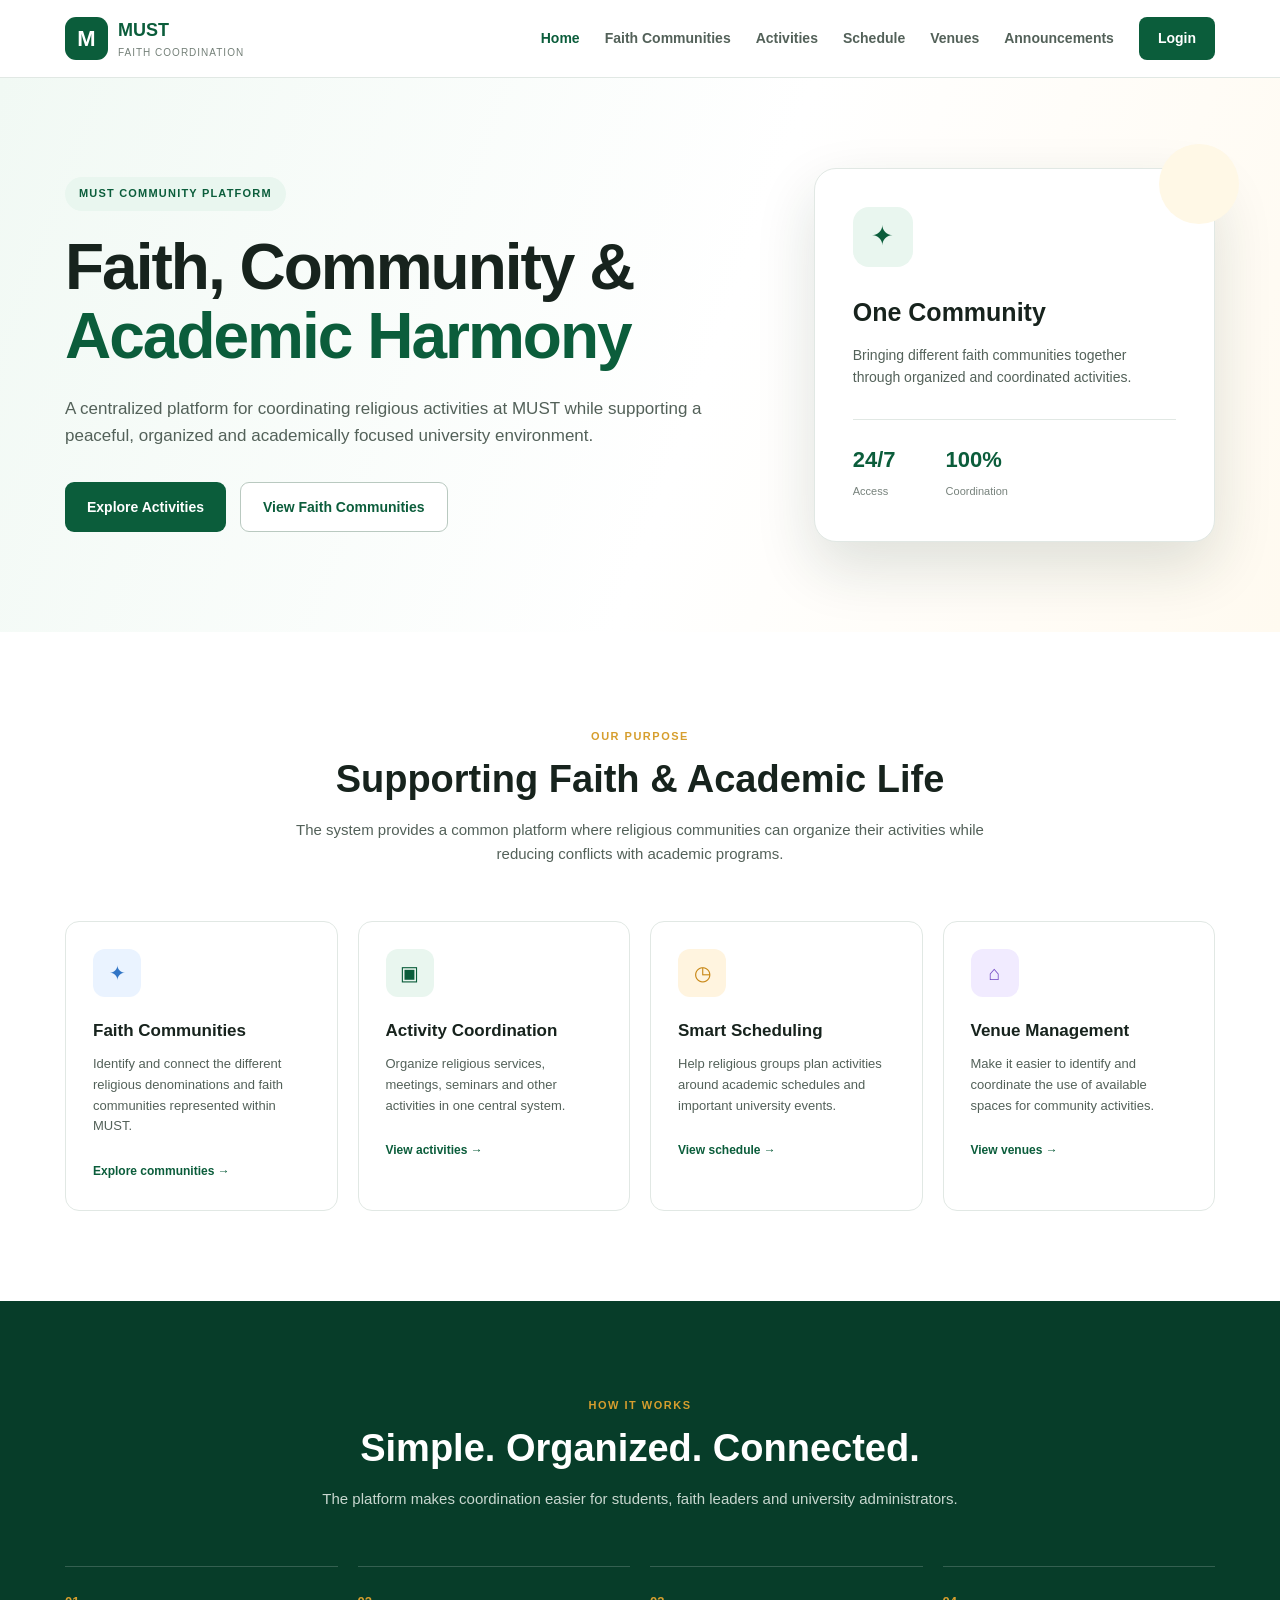
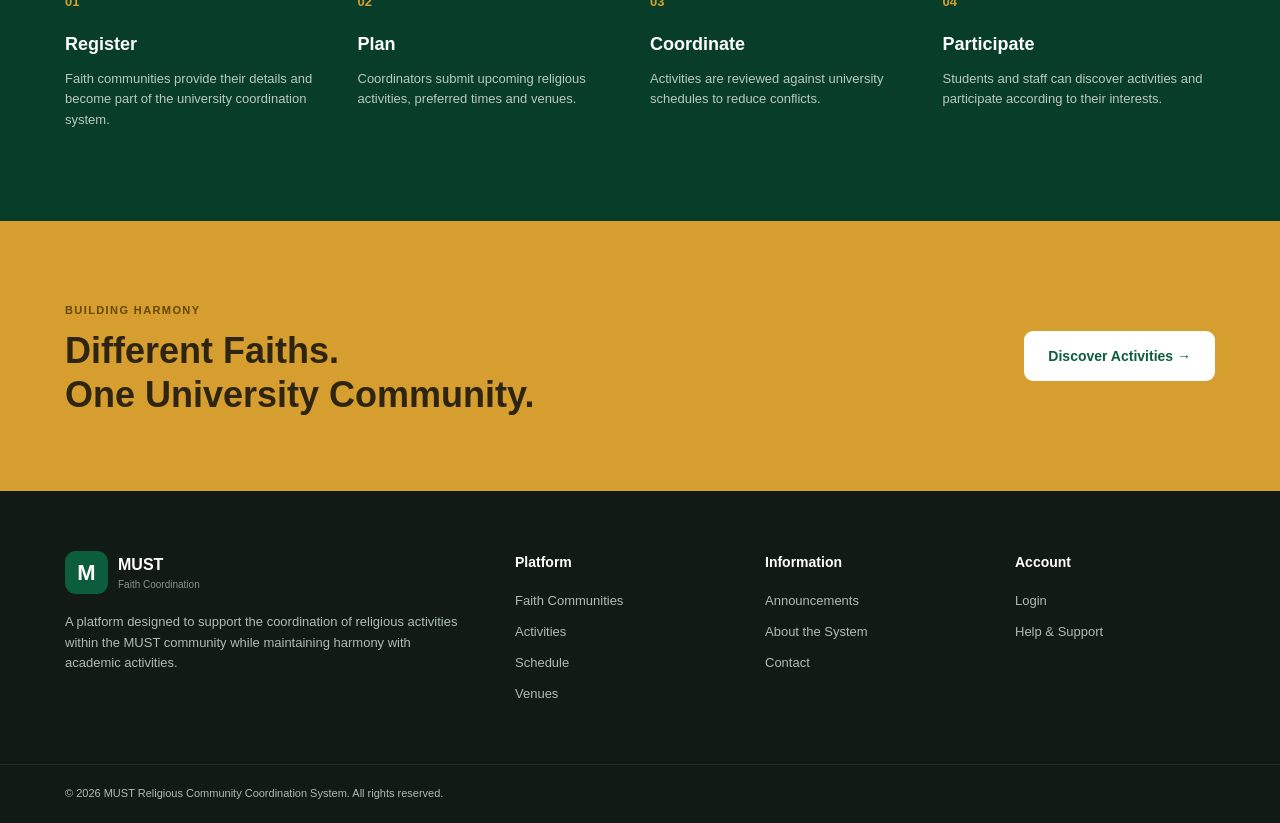
<file: frontend/index.html>
<!DOCTYPE html>
<html lang="en">
<head>
    <meta charset="UTF-8">
    <meta name="viewport" content="width=device-width, initial-scale=1.0">
    <meta name="description" content="MUST Religious Community Coordination System">
    <title>MUST Religious Community Coordination System</title>

    <link rel="stylesheet" href="css/style.css">
</head>

<body>

    <!-- ================= NAVIGATION ================= -->
    <header class="header">
        <div class="container nav-container">

            <a href="index.html" class="logo">
                <div class="logo-mark">M</div>
                <div>
                    <span class="logo-title">MUST</span>
                    <span class="logo-subtitle">Faith Coordination</span>
                </div>
            </a>

            <button class="menu-toggle" id="menuToggle">
                ☰
            </button>

            <nav class="navigation" id="navigation">
                <a href="index.html" class="active">Home</a>
                <a href="pages/faith-communities.html">Faith Communities</a>
                <a href="pages/activities.html">Activities</a>
                <a href="pages/schedule.html">Schedule</a>
                <a href="pages/venues.html">Venues</a>
                <a href="pages/announcements.html">Announcements</a>
                <a href="pages/login.html" class="login-button">Login</a>
            </nav>

        </div>
    </header>


    <!-- ================= HERO SECTION ================= -->
    <main>

        <section class="hero">
            <div class="container hero-content">

                <div class="hero-text">

                    <span class="welcome-badge">
                        MUST COMMUNITY PLATFORM
                    </span>

                    <h1>
                        Faith, Community &
                        <span>Academic Harmony</span>
                    </h1>

                    <p>
                        A centralized platform for coordinating religious
                        activities at MUST while supporting a peaceful,
                        organized and academically focused university
                        environment.
                    </p>

                    <div class="hero-buttons">
                        <a href="pages/activities.html" class="btn btn-primary">
                            Explore Activities
                        </a>

                        <a href="pages/faith-communities.html" class="btn btn-outline">
                            View Faith Communities
                        </a>
                    </div>

                </div>


                <div class="hero-card">

                    <div class="card-icon">
                        ✦
                    </div>

                    <h3>One Community</h3>

                    <p>
                        Bringing different faith communities together
                        through organized and coordinated activities.
                    </p>

                    <div class="hero-stat-row">
                        <div>
                            <strong>24/7</strong>
                            <span>Access</span>
                        </div>

                        <div>
                            <strong>100%</strong>
                            <span>Coordination</span>
                        </div>
                    </div>

                </div>

            </div>
        </section>


        <!-- ================= INTRODUCTION ================= -->
        <section class="introduction">
            <div class="container">

                <div class="section-heading">
                    <span>OUR PURPOSE</span>
                    <h2>Supporting Faith & Academic Life</h2>
                    <p>
                        The system provides a common platform where
                        religious communities can organize their activities
                        while reducing conflicts with academic programs.
                    </p>
                </div>


                <div class="feature-grid">

                    <div class="feature-card">
                        <div class="feature-icon blue">✦</div>
                        <h3>Faith Communities</h3>
                        <p>
                            Identify and connect the different religious
                            denominations and faith communities represented
                            within MUST.
                        </p>
                        <a href="pages/faith-communities.html">
                            Explore communities →
                        </a>
                    </div>


                    <div class="feature-card">
                        <div class="feature-icon green">▣</div>
                        <h3>Activity Coordination</h3>
                        <p>
                            Organize religious services, meetings, seminars
                            and other activities in one central system.
                        </p>
                        <a href="pages/activities.html">
                            View activities →
                        </a>
                    </div>


                    <div class="feature-card">
                        <div class="feature-icon orange">◷</div>
                        <h3>Smart Scheduling</h3>
                        <p>
                            Help religious groups plan activities around
                            academic schedules and important university
                            events.
                        </p>
                        <a href="pages/schedule.html">
                            View schedule →
                        </a>
                    </div>


                    <div class="feature-card">
                        <div class="feature-icon purple">⌂</div>
                        <h3>Venue Management</h3>
                        <p>
                            Make it easier to identify and coordinate the use
                            of available spaces for community activities.
                        </p>
                        <a href="pages/venues.html">
                            View venues →
                        </a>
                    </div>

                </div>

            </div>
        </section>


        <!-- ================= HOW IT WORKS ================= -->
        <section class="how-it-works">

            <div class="container">

                <div class="section-heading light">
                    <span>HOW IT WORKS</span>
                    <h2>Simple. Organized. Connected.</h2>
                    <p>
                        The platform makes coordination easier for students,
                        faith leaders and university administrators.
                    </p>
                </div>


                <div class="steps">

                    <div class="step">
                        <div class="step-number">01</div>
                        <h3>Register</h3>
                        <p>
                            Faith communities provide their details and
                            become part of the university coordination system.
                        </p>
                    </div>


                    <div class="step">
                        <div class="step-number">02</div>
                        <h3>Plan</h3>
                        <p>
                            Coordinators submit upcoming religious activities,
                            preferred times and venues.
                        </p>
                    </div>


                    <div class="step">
                        <div class="step-number">03</div>
                        <h3>Coordinate</h3>
                        <p>
                            Activities are reviewed against university
                            schedules to reduce conflicts.
                        </p>
                    </div>


                    <div class="step">
                        <div class="step-number">04</div>
                        <h3>Participate</h3>
                        <p>
                            Students and staff can discover activities and
                            participate according to their interests.
                        </p>
                    </div>

                </div>

            </div>

        </section>


        <!-- ================= CALL TO ACTION ================= -->
        <section class="cta">

            <div class="container cta-content">

                <div>
                    <span>BUILDING HARMONY</span>
                    <h2>
                        Different Faiths.<br>
                        One University Community.
                    </h2>
                </div>

                <a href="pages/activities.html" class="btn btn-white">
                    Discover Activities →
                </a>

            </div>

        </section>

    </main>


    <!-- ================= FOOTER ================= -->
    <footer class="footer">

        <div class="container footer-grid">

            <div class="footer-about">

                <div class="footer-logo">
                    <div class="logo-mark">M</div>
                    <div>
                        <strong>MUST</strong>
                        <span>Faith Coordination</span>
                    </div>
                </div>

                <p>
                    A platform designed to support the coordination of
                    religious activities within the MUST community while
                    maintaining harmony with academic activities.
                </p>

            </div>


            <div class="footer-column">
                <h4>Platform</h4>
                <a href="pages/faith-communities.html">
                    Faith Communities
                </a>
                <a href="pages/activities.html">
                    Activities
                </a>
                <a href="pages/schedule.html">
                    Schedule
                </a>
                <a href="pages/venues.html">
                    Venues
                </a>
            </div>


            <div class="footer-column">
                <h4>Information</h4>
                <a href="pages/announcements.html">
                    Announcements
                </a>
                <a href="#">
                    About the System
                </a>
                <a href="#">
                    Contact
                </a>
            </div>


            <div class="footer-column">
                <h4>Account</h4>
                <a href="pages/login.html">
                    Login
                </a>
                <a href="#">
                    Help & Support
                </a>
            </div>

        </div>


        <div class="footer-bottom">
            <div class="container">
                <p>
                    © 2026 MUST Religious Community Coordination System.
                    All rights reserved.
                </p>
            </div>
        </div>

    </footer>


    <script src="js/main.js"></script>

</body>
</html>
</file>
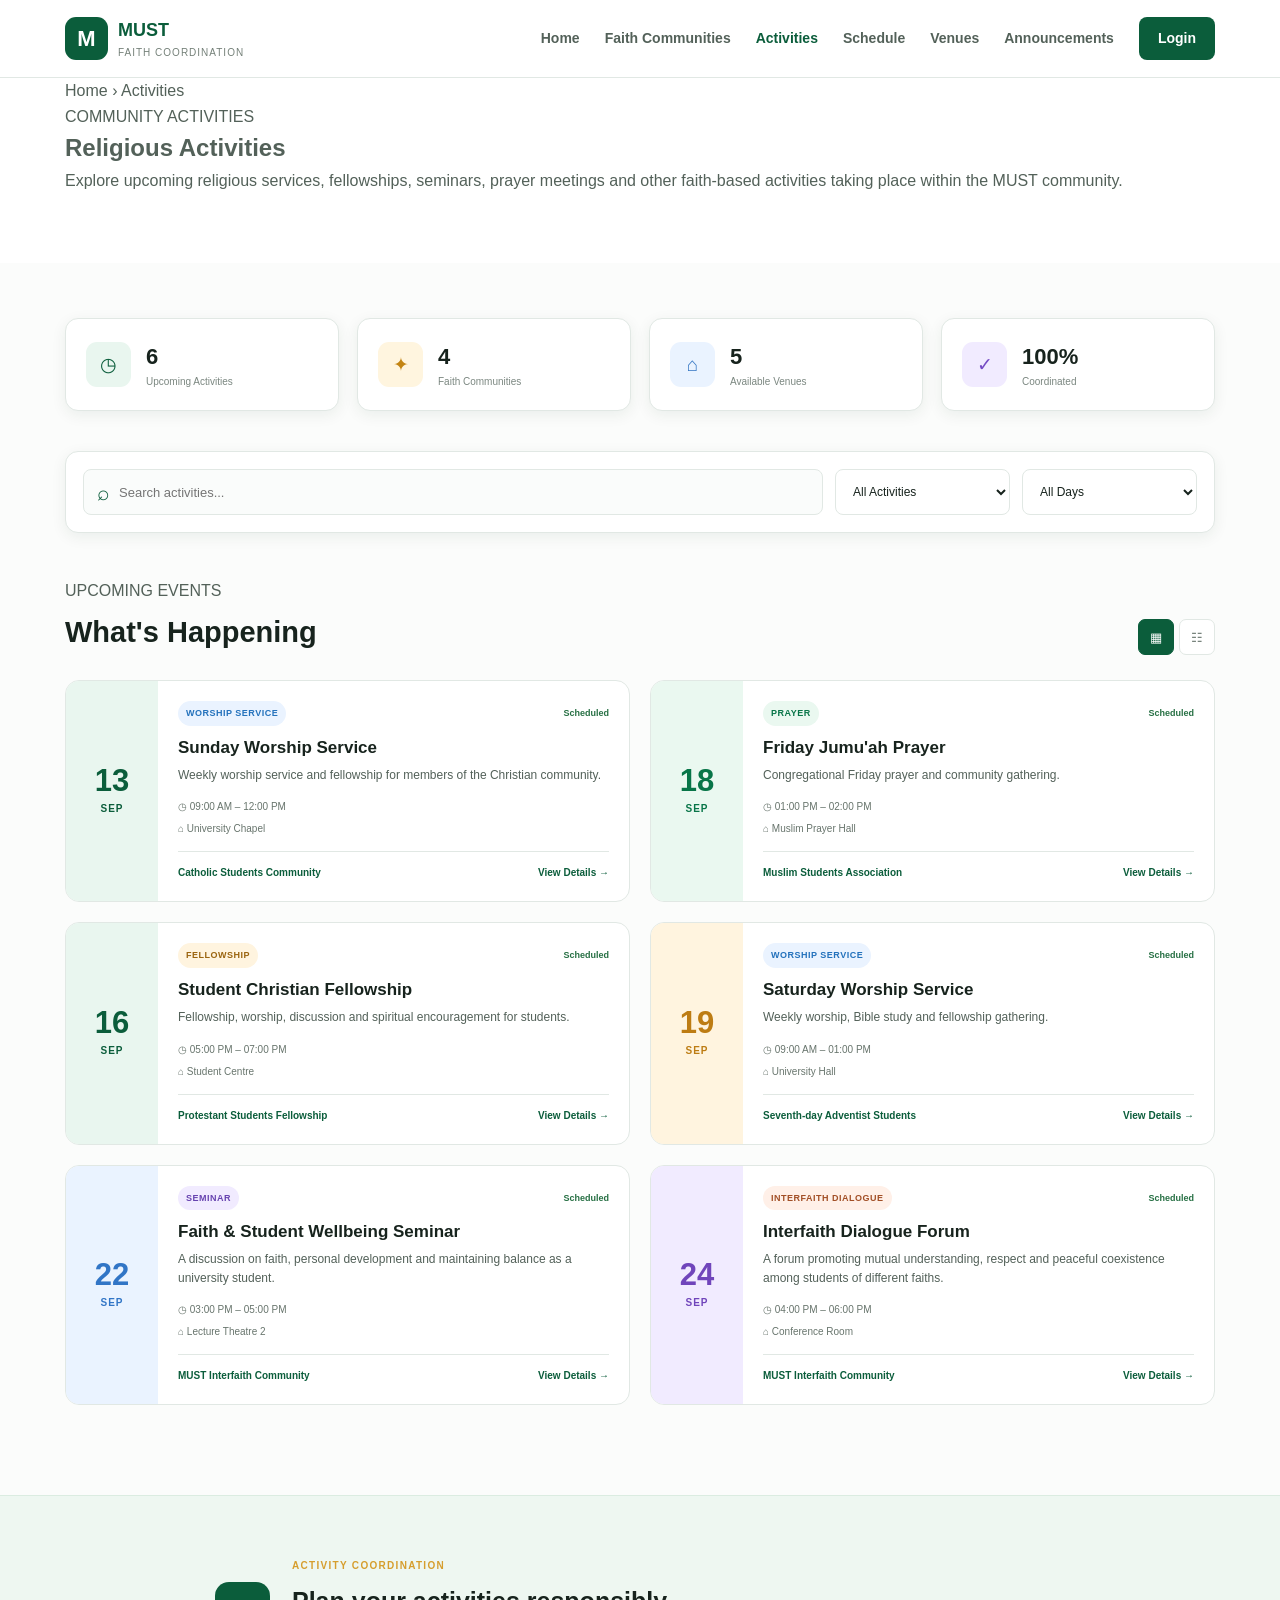
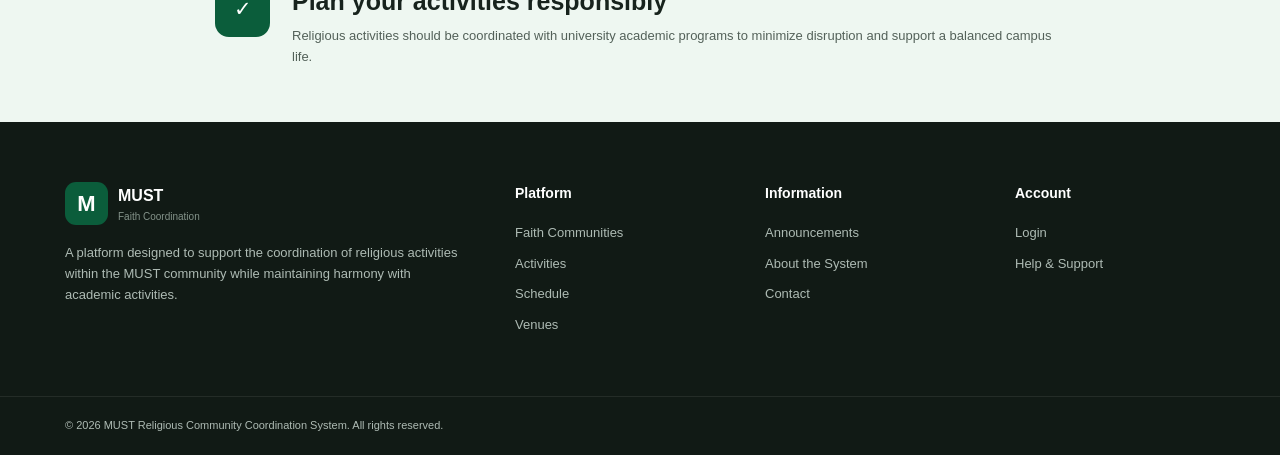
<file: frontend/pages/activities.html>
<!DOCTYPE html>
<html lang="en">

<head>
    <meta charset="UTF-8">
    <meta name="viewport" content="width=device-width, initial-scale=1.0">

    <meta name="description"
        content="Religious activities and events at MUST">

    <title>Activities | MUST Faith Coordination</title>

    <link rel="stylesheet" href="../css/style.css">
    <link rel="stylesheet" href="../css/activities.css">
</head>

<body>

    <!-- ================= NAVIGATION ================= -->

    <header class="header">

        <div class="container nav-container">

            <a href="../index.html" class="logo">

                <div class="logo-mark">M</div>

                <div>
                    <span class="logo-title">MUST</span>
                    <span class="logo-subtitle">
                        Faith Coordination
                    </span>
                </div>

            </a>


            <button class="menu-toggle" id="menuToggle">
                ☰
            </button>


            <nav class="navigation" id="navigation">

                <a href="../index.html">
                    Home
                </a>

                <a href="faith-communities.html">
                    Faith Communities
                </a>

                <a href="activities.html" class="active">
                    Activities
                </a>

                <a href="schedule.html">
                    Schedule
                </a>

                <a href="venues.html">
                    Venues
                </a>

                <a href="announcements.html">
                    Announcements
                </a>

                <a href="login.html" class="login-button">
                    Login
                </a>

            </nav>

        </div>

    </header>


    <!-- ================= PAGE HERO ================= -->

    <section class="page-hero activity-hero">

        <div class="container">

            <div class="breadcrumb">

                <a href="../index.html">
                    Home
                </a>

                <span>›</span>

                <span>
                    Activities
                </span>

            </div>


            <span class="page-label">
                COMMUNITY ACTIVITIES
            </span>


            <h1>
                Religious Activities
            </h1>


            <p>
                Explore upcoming religious services, fellowships,
                seminars, prayer meetings and other faith-based
                activities taking place within the MUST community.
            </p>

        </div>

    </section>


    <!-- ================= MAIN CONTENT ================= -->

    <main class="activities-section">

        <div class="container">


            <!-- ================= QUICK STATS ================= -->

            <div class="activity-stats">

                <div class="activity-stat">

                    <div class="stat-icon green">
                        ◷
                    </div>

                    <div>
                        <strong id="upcomingCount">
                            6
                        </strong>

                        <span>
                            Upcoming Activities
                        </span>
                    </div>

                </div>


                <div class="activity-stat">

                    <div class="stat-icon gold">
                        ✦
                    </div>

                    <div>
                        <strong>
                            4
                        </strong>

                        <span>
                            Faith Communities
                        </span>
                    </div>

                </div>


                <div class="activity-stat">

                    <div class="stat-icon blue">
                        ⌂
                    </div>

                    <div>
                        <strong>
                            5
                        </strong>

                        <span>
                            Available Venues
                        </span>
                    </div>

                </div>


                <div class="activity-stat">

                    <div class="stat-icon purple">
                        ✓
                    </div>

                    <div>
                        <strong>
                            100%
                        </strong>

                        <span>
                            Coordinated
                        </span>
                    </div>

                </div>

            </div>


            <!-- ================= FILTERS ================= -->

            <div class="activity-tools">

                <div class="activity-search">

                    <span>
                        ⌕
                    </span>

                    <input
                        type="text"
                        id="activitySearch"
                        placeholder="Search activities..."
                    >

                </div>


                <select id="activityType">

                    <option value="all">
                        All Activities
                    </option>

                    <option value="worship">
                        Worship Service
                    </option>

                    <option value="fellowship">
                        Fellowship
                    </option>

                    <option value="prayer">
                        Prayer
                    </option>

                    <option value="seminar">
                        Seminar
                    </option>

                    <option value="dialogue">
                        Interfaith Dialogue
                    </option>

                </select>


                <select id="activityDay">

                    <option value="all">
                        All Days
                    </option>

                    <option value="monday">
                        Monday
                    </option>

                    <option value="tuesday">
                        Tuesday
                    </option>

                    <option value="wednesday">
                        Wednesday
                    </option>

                    <option value="thursday">
                        Thursday
                    </option>

                    <option value="friday">
                        Friday
                    </option>

                    <option value="saturday">
                        Saturday
                    </option>

                    <option value="sunday">
                        Sunday
                    </option>

                </select>

            </div>


            <!-- ================= SECTION HEADER ================= -->

            <div class="activities-heading">

                <div>

                    <span class="small-label">
                        UPCOMING EVENTS
                    </span>

                    <h2>
                        What's Happening
                    </h2>

                </div>


                <div class="view-options">

                    <button
                        class="view-button active"
                        id="cardView"
                    >
                        ▦
                    </button>

                    <button
                        class="view-button"
                        id="listView"
                    >
                        ☷
                    </button>

                </div>

            </div>


            <!-- ================= ACTIVITIES ================= -->

            <div
                class="activities-grid"
                id="activitiesGrid"
            >


                <!-- ACTIVITY 1 -->

                <article
                    class="activity-card"
                    data-type="worship"
                    data-day="sunday"
                    data-name="sunday worship service"
                >

                    <div class="activity-date">

                        <strong>
                            13
                        </strong>

                        <span>
                            SEP
                        </span>

                    </div>


                    <div class="activity-content">

                        <div class="activity-top">

                            <span class="activity-category worship">
                                Worship Service
                            </span>

                            <span class="activity-status">
                                Scheduled
                            </span>

                        </div>


                        <h3>
                            Sunday Worship Service
                        </h3>


                        <p>
                            Weekly worship service and fellowship
                            for members of the Christian community.
                        </p>


                        <div class="activity-details">

                            <span>
                                ◷ 09:00 AM – 12:00 PM
                            </span>

                            <span>
                                ⌂ University Chapel
                            </span>

                        </div>


                        <div class="activity-footer">

                            <span class="community-name">
                                Catholic Students Community
                            </span>

                            <a href="#">
                                View Details →
                            </a>

                        </div>

                    </div>

                </article>


                <!-- ACTIVITY 2 -->

                <article
                    class="activity-card"
                    data-type="prayer"
                    data-day="friday"
                    data-name="friday jumuah prayer"
                >

                    <div class="activity-date muslim-date">

                        <strong>
                            18
                        </strong>

                        <span>
                            SEP
                        </span>

                    </div>


                    <div class="activity-content">

                        <div class="activity-top">

                            <span class="activity-category prayer">
                                Prayer
                            </span>

                            <span class="activity-status">
                                Scheduled
                            </span>

                        </div>


                        <h3>
                            Friday Jumu'ah Prayer
                        </h3>


                        <p>
                            Congregational Friday prayer and
                            community gathering.
                        </p>


                        <div class="activity-details">

                            <span>
                                ◷ 01:00 PM – 02:00 PM
                            </span>

                            <span>
                                ⌂ Muslim Prayer Hall
                            </span>

                        </div>


                        <div class="activity-footer">

                            <span class="community-name">
                                Muslim Students Association
                            </span>

                            <a href="#">
                                View Details →
                            </a>

                        </div>

                    </div>

                </article>


                <!-- ACTIVITY 3 -->

                <article
                    class="activity-card"
                    data-type="fellowship"
                    data-day="wednesday"
                    data-name="student christian fellowship"
                >

                    <div class="activity-date">

                        <strong>
                            16
                        </strong>

                        <span>
                            SEP
                        </span>

                    </div>


                    <div class="activity-content">

                        <div class="activity-top">

                            <span class="activity-category fellowship">
                                Fellowship
                            </span>

                            <span class="activity-status">
                                Scheduled
                            </span>

                        </div>


                        <h3>
                            Student Christian Fellowship
                        </h3>


                        <p>
                            Fellowship, worship, discussion and
                            spiritual encouragement for students.
                        </p>


                        <div class="activity-details">

                            <span>
                                ◷ 05:00 PM – 07:00 PM
                            </span>

                            <span>
                                ⌂ Student Centre
                            </span>

                        </div>


                        <div class="activity-footer">

                            <span class="community-name">
                                Protestant Students Fellowship
                            </span>

                            <a href="#">
                                View Details →
                            </a>

                        </div>

                    </div>

                </article>


                <!-- ACTIVITY 4 -->

                <article
                    class="activity-card"
                    data-type="worship"
                    data-day="saturday"
                    data-name="saturday worship service"
                >

                    <div class="activity-date adventist-date">

                        <strong>
                            19
                        </strong>

                        <span>
                            SEP
                        </span>

                    </div>


                    <div class="activity-content">

                        <div class="activity-top">

                            <span class="activity-category worship">
                                Worship Service
                            </span>

                            <span class="activity-status">
                                Scheduled
                            </span>

                        </div>


                        <h3>
                            Saturday Worship Service
                        </h3>


                        <p>
                            Weekly worship, Bible study and
                            fellowship gathering.
                        </p>


                        <div class="activity-details">

                            <span>
                                ◷ 09:00 AM – 01:00 PM
                            </span>

                            <span>
                                ⌂ University Hall
                            </span>

                        </div>


                        <div class="activity-footer">

                            <span class="community-name">
                                Seventh-day Adventist Students
                            </span>

                            <a href="#">
                                View Details →
                            </a>

                        </div>

                    </div>

                </article>


                <!-- ACTIVITY 5 -->

                <article
                    class="activity-card"
                    data-type="seminar"
                    data-day="tuesday"
                    data-name="faith and student wellbeing seminar"
                >

                    <div class="activity-date seminar-date">

                        <strong>
                            22
                        </strong>

                        <span>
                            SEP
                        </span>

                    </div>


                    <div class="activity-content">

                        <div class="activity-top">

                            <span class="activity-category seminar">
                                Seminar
                            </span>

                            <span class="activity-status">
                                Scheduled
                            </span>

                        </div>


                        <h3>
                            Faith & Student Wellbeing Seminar
                        </h3>


                        <p>
                            A discussion on faith, personal development
                            and maintaining balance as a university student.
                        </p>


                        <div class="activity-details">

                            <span>
                                ◷ 03:00 PM – 05:00 PM
                            </span>

                            <span>
                                ⌂ Lecture Theatre 2
                            </span>

                        </div>


                        <div class="activity-footer">

                            <span class="community-name">
                                MUST Interfaith Community
                            </span>

                            <a href="#">
                                View Details →
                            </a>

                        </div>

                    </div>

                </article>


                <!-- ACTIVITY 6 -->

                <article
                    class="activity-card"
                    data-type="dialogue"
                    data-day="thursday"
                    data-name="interfaith dialogue forum"
                >

                    <div class="activity-date dialogue-date">

                        <strong>
                            24
                        </strong>

                        <span>
                            SEP
                        </span>

                    </div>


                    <div class="activity-content">

                        <div class="activity-top">

                            <span class="activity-category dialogue">
                                Interfaith Dialogue
                            </span>

                            <span class="activity-status">
                                Scheduled
                            </span>

                        </div>


                        <h3>
                            Interfaith Dialogue Forum
                        </h3>


                        <p>
                            A forum promoting mutual understanding,
                            respect and peaceful coexistence among
                            students of different faiths.
                        </p>


                        <div class="activity-details">

                            <span>
                                ◷ 04:00 PM – 06:00 PM
                            </span>

                            <span>
                                ⌂ Conference Room
                            </span>

                        </div>


                        <div class="activity-footer">

                            <span class="community-name">
                                MUST Interfaith Community
                            </span>

                            <a href="#">
                                View Details →
                            </a>

                        </div>

                    </div>

                </article>


            </div>


            <!-- ================= NO RESULTS ================= -->

            <div class="activity-no-results" id="activityNoResults">

                <div class="no-result-icon">
                    ⌕
                </div>

                <h3>
                    No activities found
                </h3>

                <p>
                    Try changing your search or filter options.
                </p>

            </div>

        </div>

    </main>


    <!-- ================= COORDINATION MESSAGE ================= -->

    <section class="coordination-message">

        <div class="container">

            <div class="coordination-content">

                <div class="coordination-icon">
                    ✓
                </div>

                <div>

                    <span>
                        ACTIVITY COORDINATION
                    </span>

                    <h2>
                        Plan your activities responsibly
                    </h2>

                    <p>
                        Religious activities should be coordinated
                        with university academic programs to minimize
                        disruption and support a balanced campus life.
                    </p>

                </div>

            </div>

        </div>

    </section>


    <!-- ================= FOOTER ================= -->

    <footer class="footer">

        <div class="container footer-grid">

            <div class="footer-about">

                <div class="footer-logo">

                    <div class="logo-mark">
                        M
                    </div>

                    <div>
                        <strong>MUST</strong>

                        <span>
                            Faith Coordination
                        </span>
                    </div>

                </div>

                <p>
                    A platform designed to support the coordination
                    of religious activities within the MUST community
                    while maintaining harmony with academic activities.
                </p>

            </div>


            <div class="footer-column">

                <h4>
                    Platform
                </h4>

                <a href="faith-communities.html">
                    Faith Communities
                </a>

                <a href="activities.html">
                    Activities
                </a>

                <a href="schedule.html">
                    Schedule
                </a>

                <a href="venues.html">
                    Venues
                </a>

            </div>


            <div class="footer-column">

                <h4>
                    Information
                </h4>

                <a href="announcements.html">
                    Announcements
                </a>

                <a href="#">
                    About the System
                </a>

                <a href="#">
                    Contact
                </a>

            </div>


            <div class="footer-column">

                <h4>
                    Account
                </h4>

                <a href="login.html">
                    Login
                </a>

                <a href="#">
                    Help & Support
                </a>

            </div>

        </div>


        <div class="footer-bottom">

            <div class="container">

                <p>
                    © 2026 MUST Religious Community Coordination System.
                    All rights reserved.
                </p>

            </div>

        </div>

    </footer>


    <script src="../js/main.js"></script>
    <script src="../js/activities.js"></script>

</body>

</html>
</file>
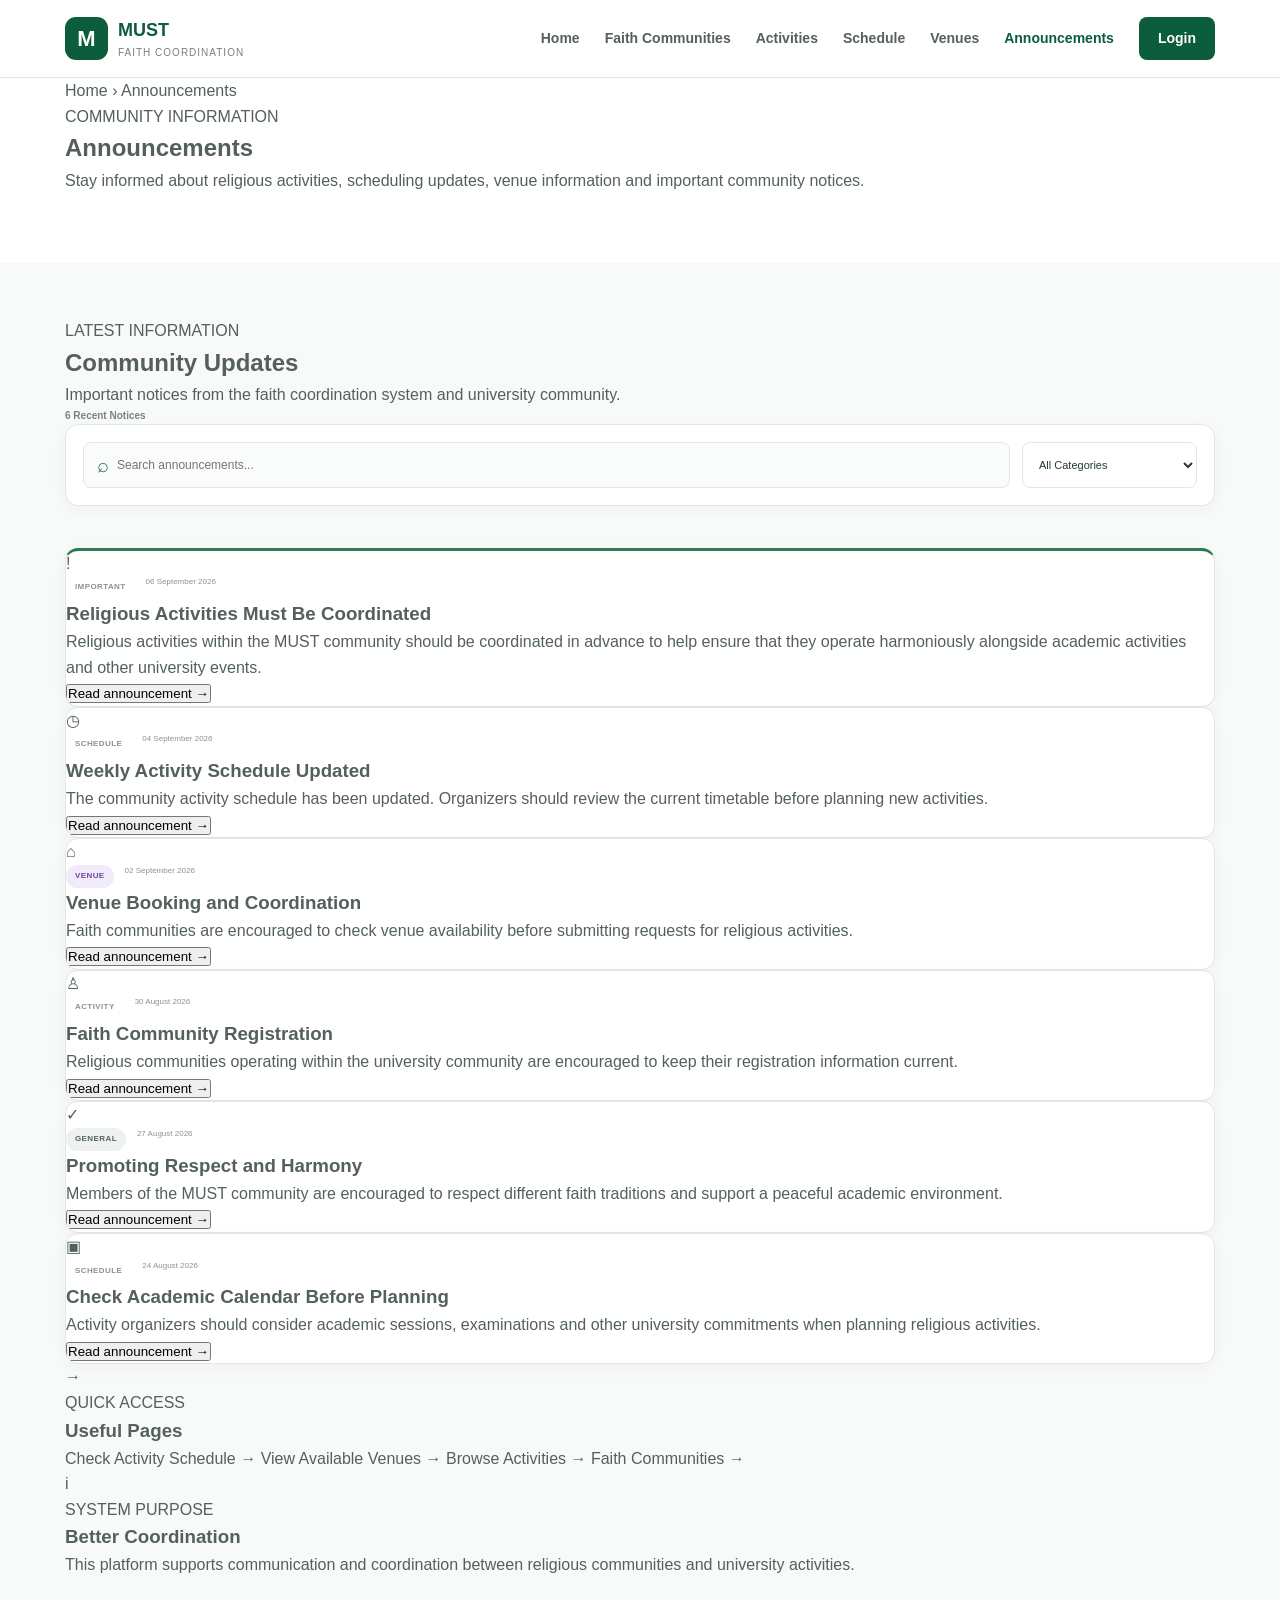
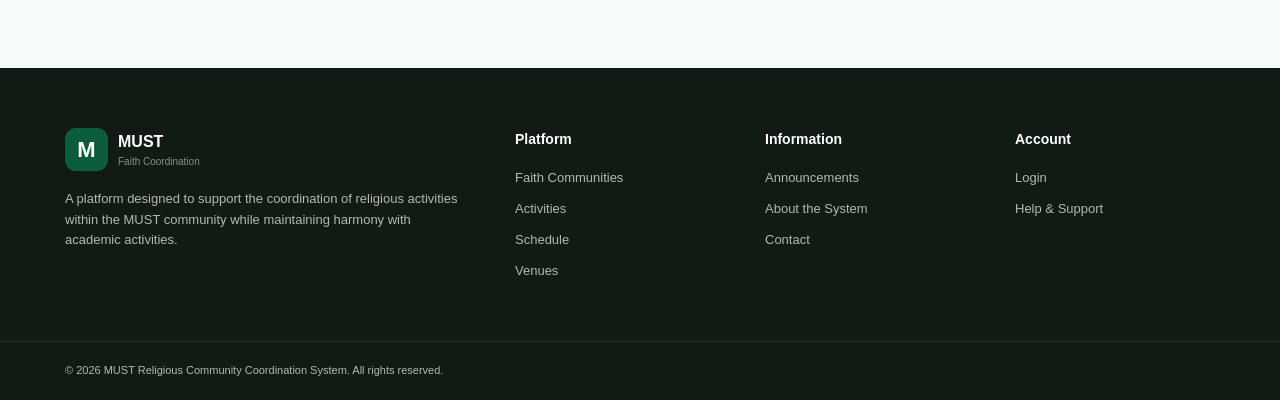
<file: frontend/pages/announcements.html>
<!DOCTYPE html>
<html lang="en">

<head>

    <meta charset="UTF-8">

    <meta name="viewport"
        content="width=device-width, initial-scale=1.0">

    <meta name="description"
        content="MUST Faith Coordination announcements">

    <title>Announcements | MUST Faith Coordination</title>

    <link rel="stylesheet" href="../css/style.css">
    <link rel="stylesheet" href="../css/announcements.css">

</head>


<body>


    <!-- =================================================
         NAVIGATION
         ================================================= -->

    <header class="header">

        <div class="container nav-container">


            <a href="../index.html" class="logo">

                <div class="logo-mark">
                    M
                </div>

                <div>

                    <span class="logo-title">
                        MUST
                    </span>

                    <span class="logo-subtitle">
                        Faith Coordination
                    </span>

                </div>

            </a>


            <button
                class="menu-toggle"
                id="menuToggle"
                aria-label="Open navigation">

                ☰

            </button>


            <nav
                class="navigation"
                id="navigation">


                <a href="../index.html">
                    Home
                </a>


                <a href="faith-communities.html">
                    Faith Communities
                </a>


                <a href="activities.html">
                    Activities
                </a>


                <a href="schedule.html">
                    Schedule
                </a>


                <a href="venues.html">
                    Venues
                </a>


                <a
                    href="announcements.html"
                    class="active">

                    Announcements

                </a>


                <a
                    href="login.html"
                    class="login-button">

                    Login

                </a>


            </nav>

        </div>

    </header>



    <!-- =================================================
         PAGE HERO
         ================================================= -->

    <section class="page-hero announcement-hero">

        <div class="container">


            <div class="breadcrumb">

                <a href="../index.html">
                    Home
                </a>

                <span>
                    ›
                </span>

                <span>
                    Announcements
                </span>

            </div>


            <span class="page-label">
                COMMUNITY INFORMATION
            </span>


            <h1>
                Announcements
            </h1>


            <p>
                Stay informed about religious activities,
                scheduling updates, venue information and
                important community notices.
            </p>

        </div>

    </section>



    <!-- =================================================
         MAIN CONTENT
         ================================================= -->

    <main class="announcements-section">

        <div class="container">


            <!-- =================================================
                 TOP AREA
                 ================================================= -->

            <div class="announcement-top">


                <div>

                    <span class="small-label">
                        LATEST INFORMATION
                    </span>

                    <h2>
                        Community Updates
                    </h2>

                    <p class="announcement-intro">
                        Important notices from the faith
                        coordination system and university
                        community.
                    </p>

                </div>


                <div class="announcement-count">

                    <strong id="announcementCount">
                        6
                    </strong>

                    <span>
                        Recent Notices
                    </span>

                </div>

            </div>



            <!-- =================================================
                 SEARCH + FILTER
                 ================================================= -->

            <div class="announcement-tools">


                <div class="announcement-search">

                    <span>
                        ⌕
                    </span>

                    <input
                        type="text"
                        id="announcementSearch"
                        placeholder="Search announcements...">

                </div>


                <select id="announcementCategory">

                    <option value="all">
                        All Categories
                    </option>

                    <option value="general">
                        General
                    </option>

                    <option value="schedule">
                        Schedule
                    </option>

                    <option value="venue">
                        Venue
                    </option>

                    <option value="activity">
                        Activity
                    </option>

                    <option value="important">
                        Important
                    </option>

                </select>

            </div>



            <!-- =================================================
                 ANNOUNCEMENTS LAYOUT
                 ================================================= -->

            <div class="announcements-layout">


                <!-- ================= MAIN LIST ================= -->

                <section
                    class="announcement-list"
                    id="announcementList">


                    <!-- ================= ITEM 1 ================= -->

                    <article
                        class="announcement-card featured"
                        data-category="important"
                        data-search="religious activity coordination academic activities semester">


                        <div class="announcement-icon important">
                            !
                        </div>


                        <div class="announcement-body">


                            <div class="announcement-meta">

                                <span class="announcement-category important">
                                    Important
                                </span>

                                <span>
                                    06 September 2026
                                </span>

                            </div>


                            <h3>
                                Religious Activities Must Be Coordinated
                            </h3>


                            <p>
                                Religious activities within the MUST
                                community should be coordinated in
                                advance to help ensure that they operate
                                harmoniously alongside academic
                                activities and other university events.
                            </p>


                            <button
                                class="read-more"
                                data-title="Religious Activities Must Be Coordinated"
                                data-date="06 September 2026"
                                data-category="Important"
                                data-content="Religious activities within the MUST community should be coordinated in advance to help ensure that they operate harmoniously alongside academic activities and other university events. Activity organizers are encouraged to check the activity schedule and venue availability before submitting an activity for approval.">

                                Read announcement →

                            </button>

                        </div>


                    </article>



                    <!-- ================= ITEM 2 ================= -->

                    <article
                        class="announcement-card"
                        data-category="schedule"
                        data-search="weekly religious activities schedule timetable">


                        <div class="announcement-icon schedule">
                            ◷
                        </div>


                        <div class="announcement-body">


                            <div class="announcement-meta">

                                <span class="announcement-category schedule">
                                    Schedule
                                </span>

                                <span>
                                    04 September 2026
                                </span>

                            </div>


                            <h3>
                                Weekly Activity Schedule Updated
                            </h3>


                            <p>
                                The community activity schedule has
                                been updated. Organizers should review
                                the current timetable before planning
                                new activities.
                            </p>


                            <button
                                class="read-more"
                                data-title="Weekly Activity Schedule Updated"
                                data-date="04 September 2026"
                                data-category="Schedule"
                                data-content="The community activity schedule has been updated. Organizers should review the current timetable before planning new activities. This helps reduce conflicts with academic sessions and other approved university activities.">

                                Read announcement →

                            </button>

                        </div>


                    </article>



                    <!-- ================= ITEM 3 ================= -->

                    <article
                        class="announcement-card"
                        data-category="venue"
                        data-search="venue booking campus university hall">


                        <div class="announcement-icon venue">
                            ⌂
                        </div>


                        <div class="announcement-body">


                            <div class="announcement-meta">

                                <span class="announcement-category venue">
                                    Venue
                                </span>

                                <span>
                                    02 September 2026
                                </span>

                            </div>


                            <h3>
                                Venue Booking and Coordination
                            </h3>


                            <p>
                                Faith communities are encouraged to
                                check venue availability before
                                submitting requests for religious
                                activities.
                            </p>


                            <button
                                class="read-more"
                                data-title="Venue Booking and Coordination"
                                data-date="02 September 2026"
                                data-category="Venue"
                                data-content="Faith communities are encouraged to check venue availability before submitting requests for religious activities. Venue availability alone does not constitute final approval. Requests may require administrative review.">

                                Read announcement →

                            </button>

                        </div>


                    </article>



                    <!-- ================= ITEM 4 ================= -->

                    <article
                        class="announcement-card"
                        data-category="activity"
                        data-search="faith community registration religious group registration">


                        <div class="announcement-icon activity">
                            ♙
                        </div>


                        <div class="announcement-body">


                            <div class="announcement-meta">

                                <span class="announcement-category activity">
                                    Activity
                                </span>

                                <span>
                                    30 August 2026
                                </span>

                            </div>


                            <h3>
                                Faith Community Registration
                            </h3>


                            <p>
                                Religious communities operating within
                                the university community are encouraged
                                to keep their registration information
                                current.
                            </p>


                            <button
                                class="read-more"
                                data-title="Faith Community Registration"
                                data-date="30 August 2026"
                                data-category="Activity"
                                data-content="Religious communities operating within the university community are encouraged to keep their registration information current. Updated information will support better communication and coordination of community activities.">

                                Read announcement →

                            </button>

                        </div>


                    </article>



                    <!-- ================= ITEM 5 ================= -->

                    <article
                        class="announcement-card"
                        data-category="general"
                        data-search="respect tolerance religious harmony community">


                        <div class="announcement-icon general">
                            ✓
                        </div>


                        <div class="announcement-body">


                            <div class="announcement-meta">

                                <span class="announcement-category general">
                                    General
                                </span>

                                <span>
                                    27 August 2026
                                </span>

                            </div>


                            <h3>
                                Promoting Respect and Harmony
                            </h3>


                            <p>
                                Members of the MUST community are
                                encouraged to respect different faith
                                traditions and support a peaceful
                                academic environment.
                            </p>


                            <button
                                class="read-more"
                                data-title="Promoting Respect and Harmony"
                                data-date="27 August 2026"
                                data-category="General"
                                data-content="Members of the MUST community are encouraged to respect different faith traditions and support a peaceful academic environment. The coordination system is intended to improve communication and reduce unnecessary conflicts between community activities and academic responsibilities.">

                                Read announcement →

                            </button>

                        </div>


                    </article>



                    <!-- ================= ITEM 6 ================= -->

                    <article
                        class="announcement-card"
                        data-category="schedule"
                        data-search="academic calendar examination religious activities">


                        <div class="announcement-icon schedule">
                            ▣
                        </div>


                        <div class="announcement-body">


                            <div class="announcement-meta">

                                <span class="announcement-category schedule">
                                    Schedule
                                </span>

                                <span>
                                    24 August 2026
                                </span>

                            </div>


                            <h3>
                                Check Academic Calendar Before Planning
                            </h3>


                            <p>
                                Activity organizers should consider
                                academic sessions, examinations and
                                other university commitments when
                                planning religious activities.
                            </p>


                            <button
                                class="read-more"
                                data-title="Check Academic Calendar Before Planning"
                                data-date="24 August 2026"
                                data-category="Schedule"
                                data-content="Activity organizers should consider academic sessions, examinations and other university commitments when planning religious activities. Checking the academic calendar and community schedule in advance can help avoid conflicts.">

                                Read announcement →

                            </button>

                        </div>


                    </article>


                </section>



                <!-- ================= SIDEBAR ================= -->

                <aside class="announcement-sidebar">


                    <!-- QUICK LINKS -->

                    <div class="sidebar-card">


                        <div class="sidebar-heading">

                            <span class="sidebar-heading-icon">
                                →
                            </span>

                            <div>

                                <span>
                                    QUICK ACCESS
                                </span>

                                <h3>
                                    Useful Pages
                                </h3>

                            </div>

                        </div>


                        <a
                            href="schedule.html"
                            class="sidebar-link">

                            <span>
                                Check Activity Schedule
                            </span>

                            <b>
                                →
                            </b>

                        </a>


                        <a
                            href="venues.html"
                            class="sidebar-link">

                            <span>
                                View Available Venues
                            </span>

                            <b>
                                →
                            </b>

                        </a>


                        <a
                            href="activities.html"
                            class="sidebar-link">

                            <span>
                                Browse Activities
                            </span>

                            <b>
                                →
                            </b>

                        </a>


                        <a
                            href="faith-communities.html"
                            class="sidebar-link">

                            <span>
                                Faith Communities
                            </span>

                            <b>
                                →
                            </b>

                        </a>


                    </div>



                    <!-- INFORMATION CARD -->

                    <div class="sidebar-info">


                        <div class="sidebar-info-icon">
                            i
                        </div>


                        <div>

                            <span>
                                SYSTEM PURPOSE
                            </span>

                            <h3>
                                Better Coordination
                            </h3>

                            <p>
                                This platform supports communication
                                and coordination between religious
                                communities and university activities.
                            </p>

                        </div>

                    </div>


                </aside>


            </div>



            <!-- =================================================
                 NO RESULTS
                 ================================================= -->

            <div
                class="announcement-no-results"
                id="announcementNoResults">

                <div class="no-results-icon">
                    ⌕
                </div>

                <h3>
                    No announcements found
                </h3>

                <p>
                    Try another search term or category.
                </p>

            </div>


        </div>

    </main>



    <!-- =================================================
         FOOTER
         ================================================= -->

    <footer class="footer">

        <div class="container footer-grid">


            <div class="footer-about">

                <div class="footer-logo">

                    <div class="logo-mark">
                        M
                    </div>

                    <div>

                        <strong>
                            MUST
                        </strong>

                        <span>
                            Faith Coordination
                        </span>

                    </div>

                </div>


                <p>
                    A platform designed to support the coordination
                    of religious activities within the MUST community
                    while maintaining harmony with academic activities.
                </p>

            </div>



            <div class="footer-column">

                <h4>
                    Platform
                </h4>

                <a href="faith-communities.html">
                    Faith Communities
                </a>

                <a href="activities.html">
                    Activities
                </a>

                <a href="schedule.html">
                    Schedule
                </a>

                <a href="venues.html">
                    Venues
                </a>

            </div>



            <div class="footer-column">

                <h4>
                    Information
                </h4>

                <a href="announcements.html">
                    Announcements
                </a>

                <a href="#">
                    About the System
                </a>

                <a href="#">
                    Contact
                </a>

            </div>



            <div class="footer-column">

                <h4>
                    Account
                </h4>

                <a href="login.html">
                    Login
                </a>

                <a href="#">
                    Help & Support
                </a>

            </div>


        </div>



        <div class="footer-bottom">

            <div class="container">

                <p>
                    © 2026 MUST Religious Community Coordination System.
                    All rights reserved.
                </p>

            </div>

        </div>

    </footer>



    <!-- =================================================
         ANNOUNCEMENT MODAL
         ================================================= -->

    <div
        class="announcement-modal"
        id="announcementModal">


        <div
            class="announcement-modal-overlay"
            id="announcementModalOverlay">
        </div>


        <div class="announcement-modal-box">


            <button
                class="modal-close"
                id="announcementModalClose"
                aria-label="Close">

                ×

            </button>


            <span
                class="announcement-category"
                id="modalCategory">

                Important

            </span>


            <span
                class="modal-date"
                id="modalDate">

                06 September 2026

            </span>


            <h2 id="modalTitle">
                Announcement title
            </h2>


            <p id="modalContent">
                Announcement content.
            </p>


            <button
                class="modal-ok"
                id="modalOk">

                Close

            </button>


        </div>

    </div>



    <script src="../js/main.js"></script>
    <script src="../js/announcements.js"></script>

</body>

</html>
</file>
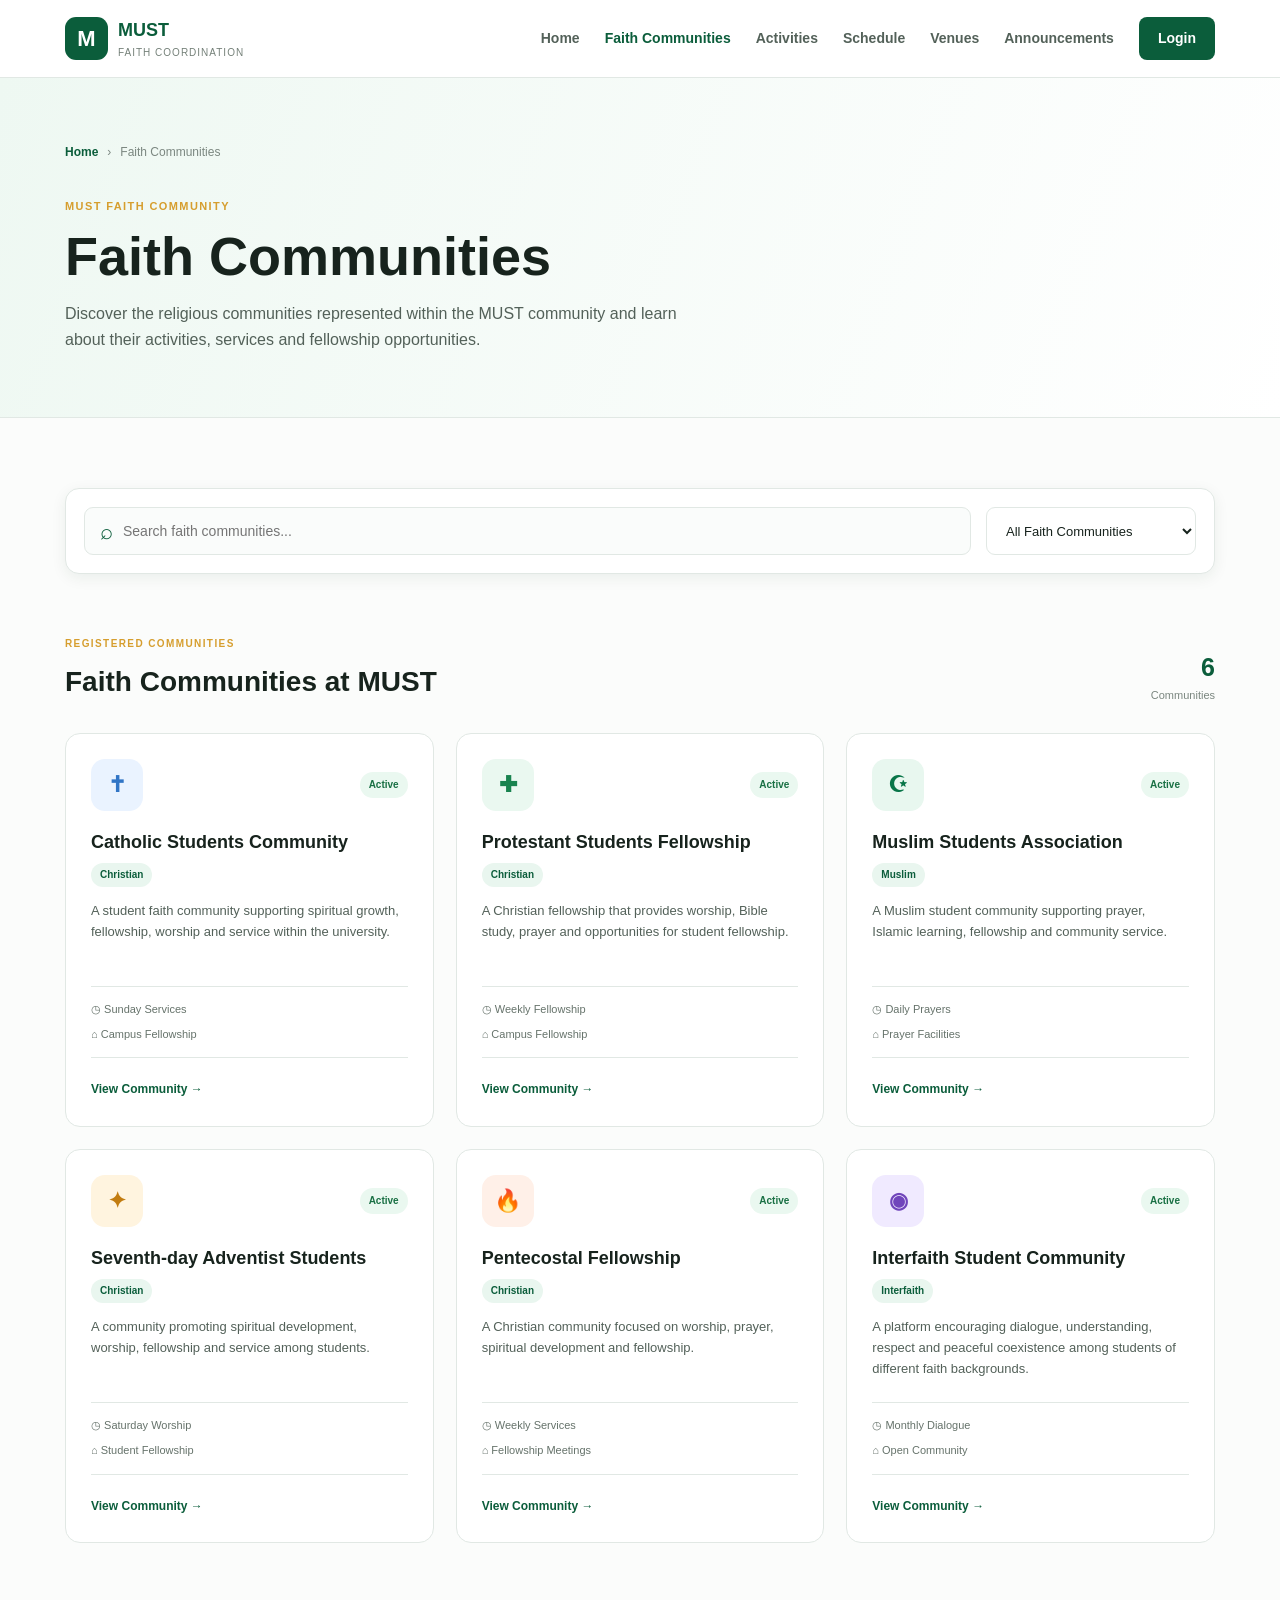
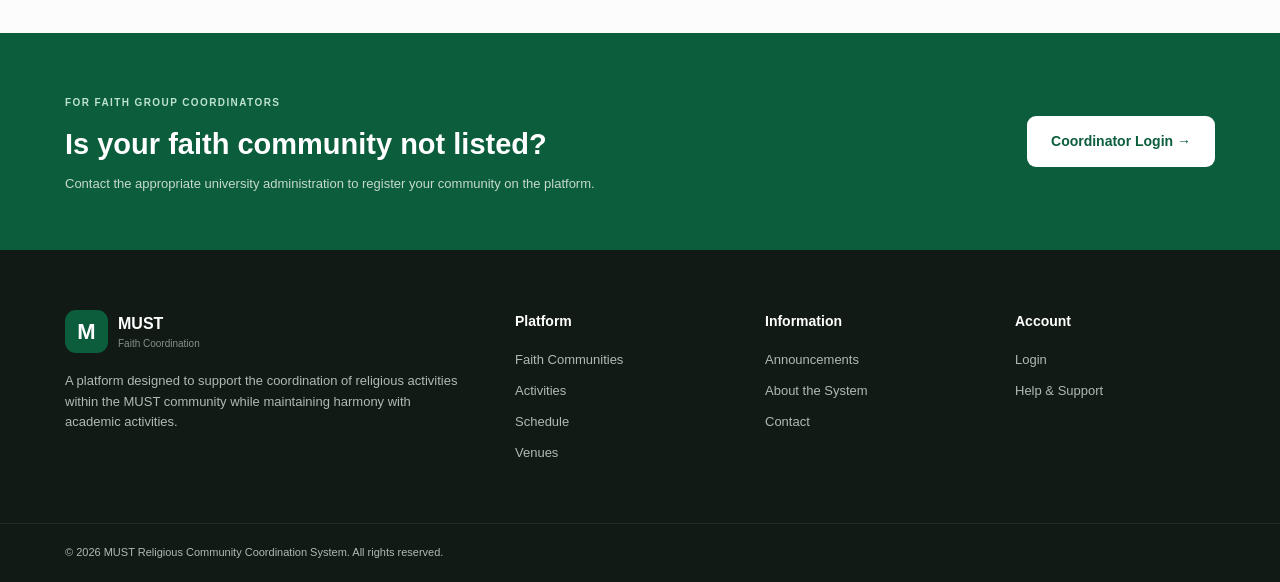
<file: frontend/pages/faith-communities.html>
<!DOCTYPE html>
<html lang="en">

<head>
    <meta charset="UTF-8">
    <meta name="viewport" content="width=device-width, initial-scale=1.0">

    <meta name="description"
        content="Faith communities registered within the MUST community">

    <title>Faith Communities | MUST Faith Coordination</title>

    <link rel="stylesheet" href="../css/style.css">
    <link rel="stylesheet" href="../css/faith-communities.css">
</head>

<body>

    <!-- ================= NAVIGATION ================= -->

    <header class="header">

        <div class="container nav-container">

            <a href="../index.html" class="logo">

                <div class="logo-mark">M</div>

                <div>
                    <span class="logo-title">MUST</span>
                    <span class="logo-subtitle">
                        Faith Coordination
                    </span>
                </div>

            </a>


            <button class="menu-toggle" id="menuToggle">
                ☰
            </button>


            <nav class="navigation" id="navigation">

                <a href="../index.html">
                    Home
                </a>

                <a href="faith-communities.html" class="active">
                    Faith Communities
                </a>

                <a href="activities.html">
                    Activities
                </a>

                <a href="schedule.html">
                    Schedule
                </a>

                <a href="venues.html">
                    Venues
                </a>

                <a href="announcements.html">
                    Announcements
                </a>

                <a href="login.html" class="login-button">
                    Login
                </a>

            </nav>

        </div>

    </header>


    <!-- ================= PAGE HEADER ================= -->

    <section class="page-hero">

        <div class="container">

            <div class="breadcrumb">
                <a href="../index.html">Home</a>
                <span>›</span>
                <span>Faith Communities</span>
            </div>

            <span class="page-label">
                MUST FAITH COMMUNITY
            </span>

            <h1>
                Faith Communities
            </h1>

            <p>
                Discover the religious communities represented within
                the MUST community and learn about their activities,
                services and fellowship opportunities.
            </p>

        </div>

    </section>


    <!-- ================= MAIN CONTENT ================= -->

    <main class="communities-section">

        <div class="container">


            <!-- SEARCH AREA -->

            <div class="community-tools">

                <div class="search-box">

                    <span>⌕</span>

                    <input
                        type="text"
                        id="communitySearch"
                        placeholder="Search faith communities..."
                    >

                </div>


                <select id="faithFilter">

                    <option value="all">
                        All Faith Communities
                    </option>

                    <option value="christian">
                        Christian
                    </option>

                    <option value="muslim">
                        Muslim
                    </option>

                    <option value="other">
                        Other Faiths
                    </option>

                </select>

            </div>


            <!-- COMMUNITY COUNT -->

            <div class="community-heading">

                <div>

                    <span class="small-label">
                        REGISTERED COMMUNITIES
                    </span>

                    <h2>
                        Faith Communities at MUST
                    </h2>

                </div>

                <div class="community-count">

                    <strong id="communityCount">
                        6
                    </strong>

                    <span>
                        Communities
                    </span>

                </div>

            </div>


            <!-- COMMUNITY CARDS -->

            <div class="community-grid" id="communityGrid">


                <!-- COMMUNITY 1 -->

                <article
                    class="community-card"
                    data-category="christian"
                    data-name="catholic students community"
                >

                    <div class="community-top">

                        <div class="community-icon catholic">
                            ✝
                        </div>

                        <span class="status active-status">
                            Active
                        </span>

                    </div>

                    <h3>
                        Catholic Students Community
                    </h3>

                    <span class="community-type">
                        Christian
                    </span>

                    <p>
                        A student faith community supporting spiritual
                        growth, fellowship, worship and service within
                        the university.
                    </p>

                    <div class="community-info">

                        <span>
                            ◷ Sunday Services
                        </span>

                        <span>
                            ⌂ Campus Fellowship
                        </span>

                    </div>

                    <a href="#" class="community-link">
                        View Community →
                    </a>

                </article>


                <!-- COMMUNITY 2 -->

                <article
                    class="community-card"
                    data-category="christian"
                    data-name="protestant students fellowship"
                >

                    <div class="community-top">

                        <div class="community-icon protestant">
                            ✚
                        </div>

                        <span class="status active-status">
                            Active
                        </span>

                    </div>

                    <h3>
                        Protestant Students Fellowship
                    </h3>

                    <span class="community-type">
                        Christian
                    </span>

                    <p>
                        A Christian fellowship that provides worship,
                        Bible study, prayer and opportunities for
                        student fellowship.
                    </p>

                    <div class="community-info">

                        <span>
                            ◷ Weekly Fellowship
                        </span>

                        <span>
                            ⌂ Campus Fellowship
                        </span>

                    </div>

                    <a href="#" class="community-link">
                        View Community →
                    </a>

                </article>


                <!-- COMMUNITY 3 -->

                <article
                    class="community-card"
                    data-category="muslim"
                    data-name="muslim students association"
                >

                    <div class="community-top">

                        <div class="community-icon muslim">
                            ☪
                        </div>

                        <span class="status active-status">
                            Active
                        </span>

                    </div>

                    <h3>
                        Muslim Students Association
                    </h3>

                    <span class="community-type">
                        Muslim
                    </span>

                    <p>
                        A Muslim student community supporting prayer,
                        Islamic learning, fellowship and community
                        service.
                    </p>

                    <div class="community-info">

                        <span>
                            ◷ Daily Prayers
                        </span>

                        <span>
                            ⌂ Prayer Facilities
                        </span>

                    </div>

                    <a href="#" class="community-link">
                        View Community →
                    </a>

                </article>


                <!-- COMMUNITY 4 -->

                <article
                    class="community-card"
                    data-category="christian"
                    data-name="seventh day adventist students"
                >

                    <div class="community-top">

                        <div class="community-icon adventist">
                            ✦
                        </div>

                        <span class="status active-status">
                            Active
                        </span>

                    </div>

                    <h3>
                        Seventh-day Adventist Students
                    </h3>

                    <span class="community-type">
                        Christian
                    </span>

                    <p>
                        A community promoting spiritual development,
                        worship, fellowship and service among students.
                    </p>

                    <div class="community-info">

                        <span>
                            ◷ Saturday Worship
                        </span>

                        <span>
                            ⌂ Student Fellowship
                        </span>

                    </div>

                    <a href="#" class="community-link">
                        View Community →
                    </a>

                </article>


                <!-- COMMUNITY 5 -->

                <article
                    class="community-card"
                    data-category="christian"
                    data-name="pentecostal fellowship"
                >

                    <div class="community-top">

                        <div class="community-icon pentecostal">
                            🔥
                        </div>

                        <span class="status active-status">
                            Active
                        </span>

                    </div>

                    <h3>
                        Pentecostal Fellowship
                    </h3>

                    <span class="community-type">
                        Christian
                    </span>

                    <p>
                        A Christian community focused on worship,
                        prayer, spiritual development and fellowship.
                    </p>

                    <div class="community-info">

                        <span>
                            ◷ Weekly Services
                        </span>

                        <span>
                            ⌂ Fellowship Meetings
                        </span>

                    </div>

                    <a href="#" class="community-link">
                        View Community →
                    </a>

                </article>


                <!-- COMMUNITY 6 -->

                <article
                    class="community-card"
                    data-category="other"
                    data-name="interfaith student community"
                >

                    <div class="community-top">

                        <div class="community-icon interfaith">
                            ◉
                        </div>

                        <span class="status active-status">
                            Active
                        </span>

                    </div>

                    <h3>
                        Interfaith Student Community
                    </h3>

                    <span class="community-type">
                        Interfaith
                    </span>

                    <p>
                        A platform encouraging dialogue, understanding,
                        respect and peaceful coexistence among students
                        of different faith backgrounds.
                    </p>

                    <div class="community-info">

                        <span>
                            ◷ Monthly Dialogue
                        </span>

                        <span>
                            ⌂ Open Community
                        </span>

                    </div>

                    <a href="#" class="community-link">
                        View Community →
                    </a>

                </article>


            </div>


            <!-- NO RESULTS -->

            <div class="no-results" id="noResults">

                <div>
                    ⌕
                </div>

                <h3>
                    No communities found
                </h3>

                <p>
                    Try changing your search or selecting another
                    category.
                </p>

            </div>


        </div>

    </main>


    <!-- ================= INFORMATION BANNER ================= -->

    <section class="community-banner">

        <div class="container banner-content">

            <div>

                <span>
                    FOR FAITH GROUP COORDINATORS
                </span>

                <h2>
                    Is your faith community not listed?
                </h2>

                <p>
                    Contact the appropriate university administration
                    to register your community on the platform.
                </p>

            </div>

            <a href="login.html" class="btn btn-white">
                Coordinator Login →
            </a>

        </div>

    </section>


    <!-- ================= FOOTER ================= -->

    <footer class="footer">

        <div class="container footer-grid">

            <div class="footer-about">

                <div class="footer-logo">

                    <div class="logo-mark">
                        M
                    </div>

                    <div>
                        <strong>MUST</strong>
                        <span>Faith Coordination</span>
                    </div>

                </div>

                <p>
                    A platform designed to support the coordination
                    of religious activities within the MUST community
                    while maintaining harmony with academic activities.
                </p>

            </div>


            <div class="footer-column">

                <h4>
                    Platform
                </h4>

                <a href="faith-communities.html">
                    Faith Communities
                </a>

                <a href="activities.html">
                    Activities
                </a>

                <a href="schedule.html">
                    Schedule
                </a>

                <a href="venues.html">
                    Venues
                </a>

            </div>


            <div class="footer-column">

                <h4>
                    Information
                </h4>

                <a href="announcements.html">
                    Announcements
                </a>

                <a href="#">
                    About the System
                </a>

                <a href="#">
                    Contact
                </a>

            </div>


            <div class="footer-column">

                <h4>
                    Account
                </h4>

                <a href="login.html">
                    Login
                </a>

                <a href="#">
                    Help & Support
                </a>

            </div>

        </div>


        <div class="footer-bottom">

            <div class="container">

                <p>
                    © 2026 MUST Religious Community Coordination System.
                    All rights reserved.
                </p>

            </div>

        </div>

    </footer>


    <script src="../js/main.js"></script>
    <script src="../js/faith-communities.js"></script>

</body>

</html>
</file>
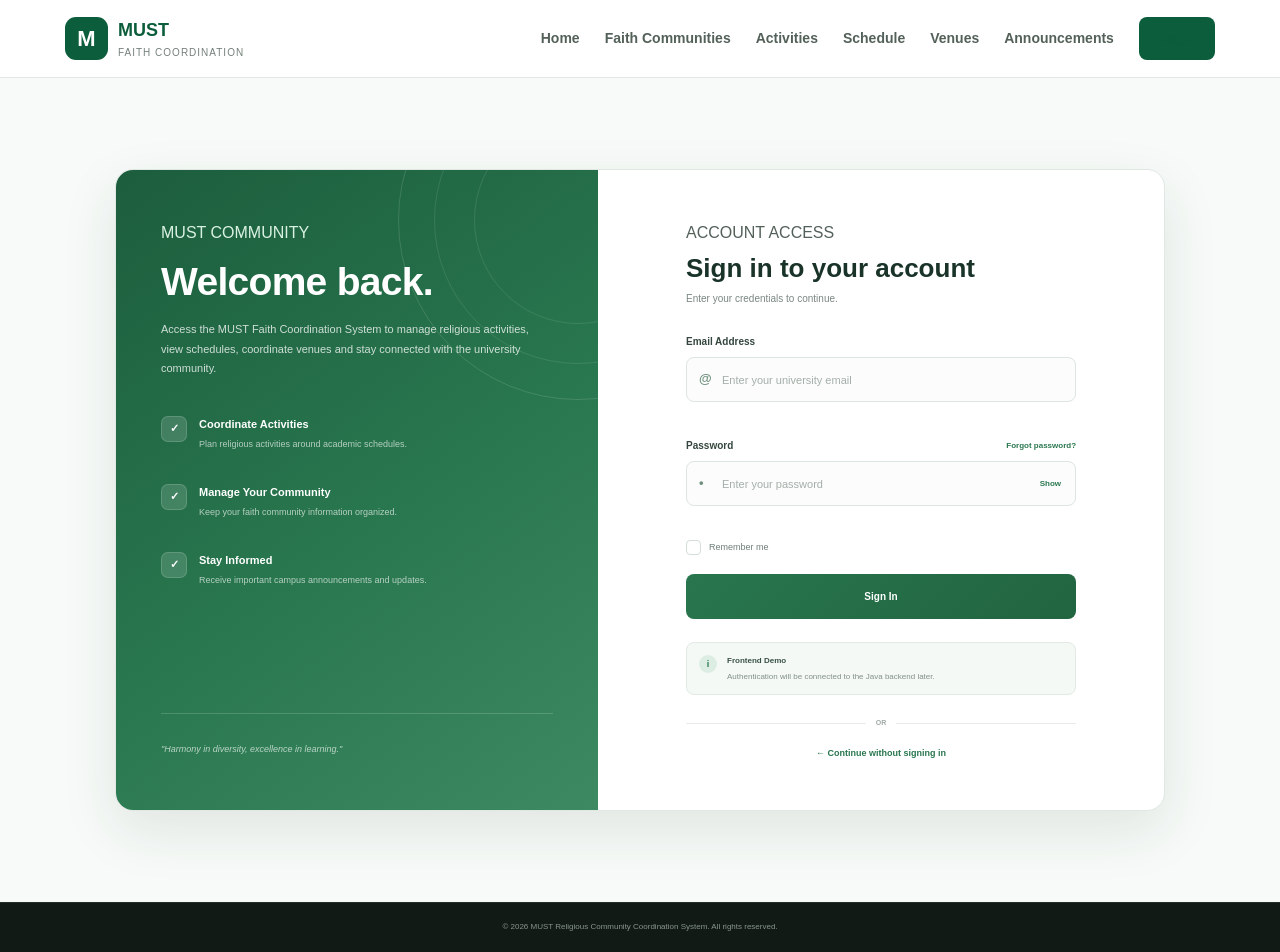
<file: frontend/pages/login.html>
<!DOCTYPE html>
<html lang="en">

<head>

    <meta charset="UTF-8">

    <meta name="viewport"
          content="width=device-width, initial-scale=1.0">

    <meta name="description"
          content="Login to the MUST Faith Coordination System">

    <title>Login | MUST Faith Coordination</title>

    <link rel="stylesheet" href="../css/style.css">
    <link rel="stylesheet" href="../css/login.css">

</head>


<body class="login-page">


    <!-- =====================================================
         HEADER
         ===================================================== -->

    <header class="header">

        <div class="container nav-container">


            <a href="../index.html" class="logo">

                <div class="logo-mark">
                    M
                </div>

                <div>

                    <span class="logo-title">
                        MUST
                    </span>

                    <span class="logo-subtitle">
                        Faith Coordination
                    </span>

                </div>

            </a>


            <button
                class="menu-toggle"
                id="menuToggle"
                aria-label="Open navigation">

                ☰

            </button>


            <nav
                class="navigation"
                id="navigation">

                <a href="../index.html">
                    Home
                </a>

                <a href="faith-communities.html">
                    Faith Communities
                </a>

                <a href="activities.html">
                    Activities
                </a>

                <a href="schedule.html">
                    Schedule
                </a>

                <a href="venues.html">
                    Venues
                </a>

                <a href="announcements.html">
                    Announcements
                </a>

                <a
                    href="login.html"
                    class="login-button active">

                    Login

                </a>

            </nav>

        </div>

    </header>



    <!-- =====================================================
         LOGIN AREA
         ===================================================== -->

    <main class="login-main">


        <div class="login-wrapper">


            <!-- =================================================
                 LEFT INFORMATION PANEL
                 ================================================= -->

            <section class="login-information">


                <div class="login-pattern"></div>


                <div class="login-information-content">


                    <span class="page-label">
                        MUST COMMUNITY
                    </span>


                    <h1>
                        Welcome back.
                    </h1>


                    <p>
                        Access the MUST Faith Coordination
                        System to manage religious activities,
                        view schedules, coordinate venues and
                        stay connected with the university
                        community.
                    </p>


                    <div class="login-features">


                        <div class="login-feature">

                            <div class="feature-icon">
                                ✓
                            </div>

                            <div>

                                <strong>
                                    Coordinate Activities
                                </strong>

                                <span>
                                    Plan religious activities
                                    around academic schedules.
                                </span>

                            </div>

                        </div>


                        <div class="login-feature">

                            <div class="feature-icon">
                                ✓
                            </div>

                            <div>

                                <strong>
                                    Manage Your Community
                                </strong>

                                <span>
                                    Keep your faith community
                                    information organized.
                                </span>

                            </div>

                        </div>


                        <div class="login-feature">

                            <div class="feature-icon">
                                ✓
                            </div>

                            <div>

                                <strong>
                                    Stay Informed
                                </strong>

                                <span>
                                    Receive important campus
                                    announcements and updates.
                                </span>

                            </div>

                        </div>


                    </div>


                </div>


                <div class="login-quote">

                    <span>
                        "Harmony in diversity,
                        excellence in learning."
                    </span>

                </div>


            </section>



            <!-- =================================================
                 LOGIN FORM
                 ================================================= -->

            <section class="login-form-section">


                <div class="login-form-container">


                    <div class="mobile-login-logo">

                        <div class="logo-mark">
                            M
                        </div>

                        <div>

                            <strong>
                                MUST
                            </strong>

                            <span>
                                Faith Coordination
                            </span>

                        </div>

                    </div>


                    <div class="login-heading">

                        <span class="small-label">
                            ACCOUNT ACCESS
                        </span>

                        <h2>
                            Sign in to your account
                        </h2>

                        <p>
                            Enter your credentials to
                            continue.
                        </p>

                    </div>



                    <!-- =================================================
                         ERROR / SUCCESS MESSAGE
                         ================================================= -->

                    <div
                        class="login-message"
                        id="loginMessage">

                    </div>



                    <!-- =================================================
                         FORM
                         ================================================= -->

                    <form
                        id="loginForm"
                        class="login-form"
                        novalidate>


                        <div class="form-group">

                            <label for="email">
                                Email Address
                            </label>

                            <div class="input-wrapper">

                                <span class="input-icon">
                                    @
                                </span>

                                <input
                                    type="email"
                                    id="email"
                                    name="email"
                                    placeholder="Enter your university email"
                                    autocomplete="email"
                                    required>

                            </div>

                            <small
                                class="field-error"
                                id="emailError">

                            </small>

                        </div>



                        <div class="form-group">

                            <div class="password-label-row">

                                <label for="password">
                                    Password
                                </label>

                                <a href="#">
                                    Forgot password?
                                </a>

                            </div>


                            <div class="input-wrapper">

                                <span class="input-icon">
                                    •
                                </span>

                                <input
                                    type="password"
                                    id="password"
                                    name="password"
                                    placeholder="Enter your password"
                                    autocomplete="current-password"
                                    required>


                                <button
                                    type="button"
                                    class="password-toggle"
                                    id="passwordToggle"
                                    aria-label="Show password">

                                    Show

                                </button>

                            </div>


                            <small
                                class="field-error"
                                id="passwordError">

                            </small>

                        </div>



                        <div class="remember-row">

                            <label class="checkbox-label">

                                <input
                                    type="checkbox"
                                    id="rememberMe">

                                <span class="custom-checkbox"></span>

                                <span>
                                    Remember me
                                </span>

                            </label>

                        </div>



                        <button
                            type="submit"
                            class="login-submit"
                            id="loginSubmit">

                            <span id="loginButtonText">
                                Sign In
                            </span>

                            <span
                                class="login-spinner"
                                id="loginSpinner">
                            </span>

                        </button>


                    </form>



                    <!-- =================================================
                         DEMO ACCOUNT INFORMATION
                         ================================================= -->

                    <div class="demo-login">

                        <div class="demo-icon">
                            i
                        </div>

                        <div>

                            <strong>
                                Frontend Demo
                            </strong>

                            <p>
                                Authentication will be connected
                                to the Java backend later.
                            </p>

                        </div>

                    </div>



                    <div class="login-divider">

                        <span>
                            OR
                        </span>

                    </div>



                    <a
                        href="../index.html"
                        class="back-home">

                        ← Continue without signing in

                    </a>


                </div>

            </section>


        </div>


    </main>



    <!-- =====================================================
         FOOTER
         ===================================================== -->

    <footer class="footer login-footer">

        <div class="footer-bottom">

            <div class="container">

                <p>
                    © 2026 MUST Religious Community
                    Coordination System.
                    All rights reserved.
                </p>

            </div>

        </div>

    </footer>



    <script src="../js/main.js"></script>
    <script src="../js/login.js"></script>

</body>

</html>
</file>
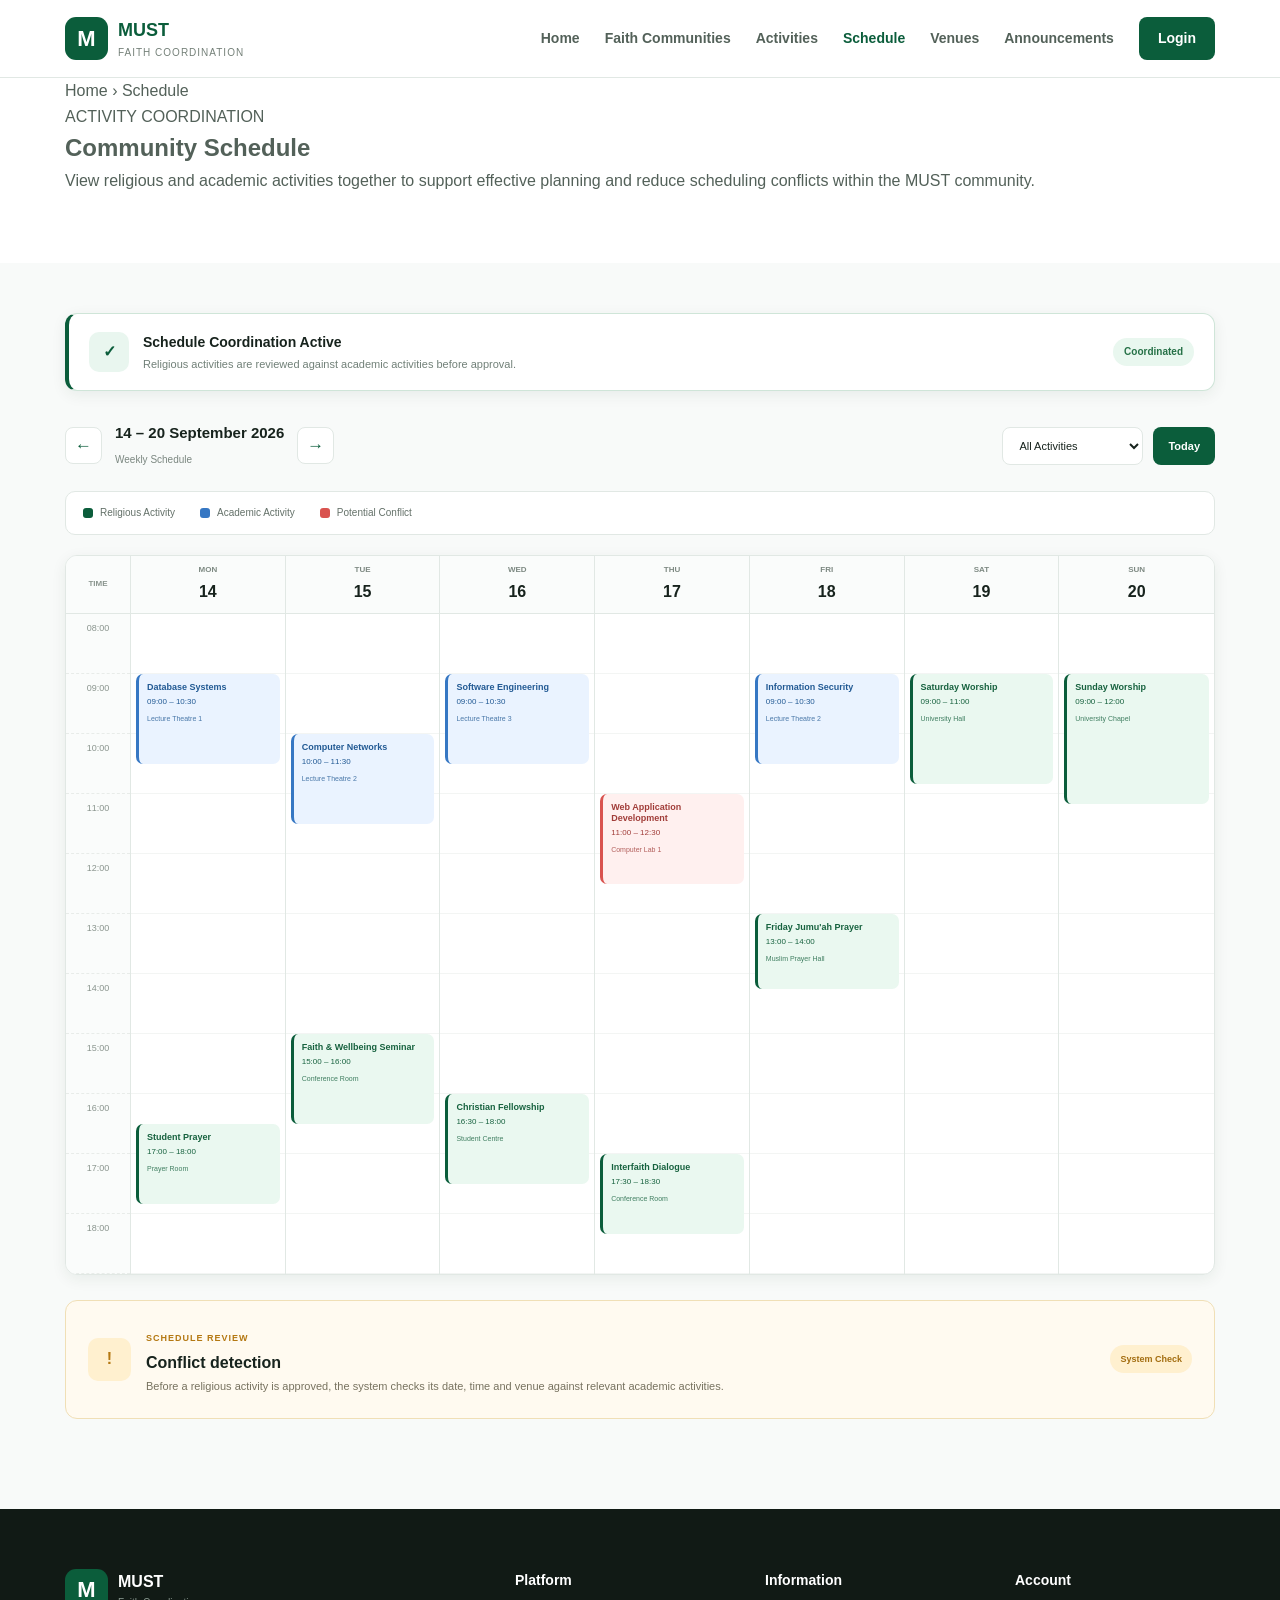
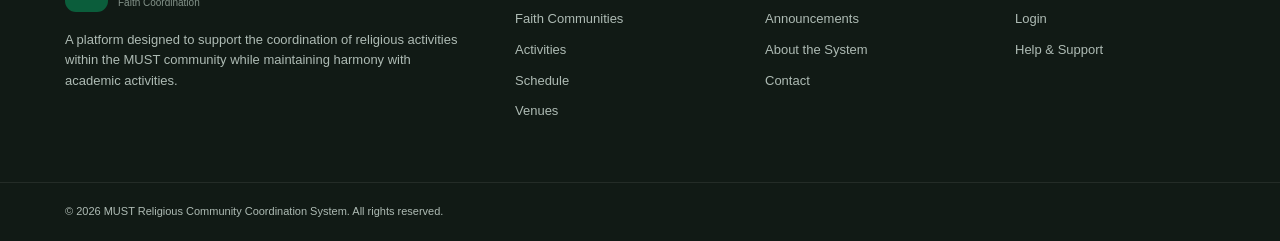
<file: frontend/pages/schedule.html>
<!DOCTYPE html>
<html lang="en">

<head>
    <meta charset="UTF-8">
    <meta name="viewport" content="width=device-width, initial-scale=1.0">

    <meta name="description"
        content="MUST academic and religious activity coordination schedule">

    <title>Schedule | MUST Faith Coordination</title>

    <link rel="stylesheet" href="../css/style.css">
    <link rel="stylesheet" href="../css/schedule.css">
</head>

<body>

    <!-- ================= NAVIGATION ================= -->

    <header class="header">

        <div class="container nav-container">

            <a href="../index.html" class="logo">

                <div class="logo-mark">M</div>

                <div>
                    <span class="logo-title">MUST</span>
                    <span class="logo-subtitle">
                        Faith Coordination
                    </span>
                </div>

            </a>


            <button class="menu-toggle" id="menuToggle">
                ☰
            </button>


            <nav class="navigation" id="navigation">

                <a href="../index.html">
                    Home
                </a>

                <a href="faith-communities.html">
                    Faith Communities
                </a>

                <a href="activities.html">
                    Activities
                </a>

                <a href="schedule.html" class="active">
                    Schedule
                </a>

                <a href="venues.html">
                    Venues
                </a>

                <a href="announcements.html">
                    Announcements
                </a>

                <a href="login.html" class="login-button">
                    Login
                </a>

            </nav>

        </div>

    </header>


    <!-- ================= PAGE HERO ================= -->

    <section class="page-hero schedule-hero">

        <div class="container">

            <div class="breadcrumb">

                <a href="../index.html">
                    Home
                </a>

                <span>›</span>

                <span>
                    Schedule
                </span>

            </div>


            <span class="page-label">
                ACTIVITY COORDINATION
            </span>


            <h1>
                Community Schedule
            </h1>


            <p>
                View religious and academic activities together
                to support effective planning and reduce scheduling
                conflicts within the MUST community.
            </p>

        </div>

    </section>


    <!-- ================= MAIN ================= -->

    <main class="schedule-section">

        <div class="container">


            <!-- ================= COORDINATION STATUS ================= -->

            <div class="coordination-status">

                <div class="status-check">
                    ✓
                </div>

                <div class="status-text">

                    <strong>
                        Schedule Coordination Active
                    </strong>

                    <span>
                        Religious activities are reviewed against
                        academic activities before approval.
                    </span>

                </div>

                <div class="status-badge">
                    Coordinated
                </div>

            </div>


            <!-- ================= CONTROLS ================= -->

            <div class="schedule-controls">

                <div class="week-navigation">

                    <button
                        class="week-button"
                        id="previousWeek"
                        title="Previous week"
                    >
                        ←
                    </button>

                    <div class="current-week">

                        <strong id="weekTitle">
                            14 – 20 September 2026
                        </strong>

                        <span>
                            Weekly Schedule
                        </span>

                    </div>

                    <button
                        class="week-button"
                        id="nextWeek"
                        title="Next week"
                    >
                        →
                    </button>

                </div>


                <div class="schedule-filters">

                    <select id="scheduleFilter">

                        <option value="all">
                            All Activities
                        </option>

                        <option value="religious">
                            Religious Activities
                        </option>

                        <option value="academic">
                            Academic Activities
                        </option>

                    </select>


                    <button
                        class="today-button"
                        id="todayButton"
                    >
                        Today
                    </button>

                </div>

            </div>


            <!-- ================= LEGEND ================= -->

            <div class="schedule-legend">

                <div class="legend-item">

                    <span class="legend-color religious">
                    </span>

                    Religious Activity

                </div>


                <div class="legend-item">

                    <span class="legend-color academic">
                    </span>

                    Academic Activity

                </div>


                <div class="legend-item">

                    <span class="legend-color conflict">
                    </span>

                    Potential Conflict

                </div>

            </div>


            <!-- ================= DESKTOP SCHEDULE ================= -->

            <div class="schedule-wrapper">

                <div class="schedule-grid">


                    <!-- TIME COLUMN -->

                    <div class="time-column">

                        <div class="time-header">
                            TIME
                        </div>

                        <div class="time-slot">
                            08:00
                        </div>

                        <div class="time-slot">
                            09:00
                        </div>

                        <div class="time-slot">
                            10:00
                        </div>

                        <div class="time-slot">
                            11:00
                        </div>

                        <div class="time-slot">
                            12:00
                        </div>

                        <div class="time-slot">
                            13:00
                        </div>

                        <div class="time-slot">
                            14:00
                        </div>

                        <div class="time-slot">
                            15:00
                        </div>

                        <div class="time-slot">
                            16:00
                        </div>

                        <div class="time-slot">
                            17:00
                        </div>

                        <div class="time-slot">
                            18:00
                        </div>

                    </div>


                    <!-- MONDAY -->

                    <div
                        class="day-column"
                        data-day="monday"
                    >

                        <div class="day-header">

                            <span>
                                MON
                            </span>

                            <strong>
                                14
                            </strong>

                        </div>


                        <div class="day-body">

                            <div
                                class="schedule-event academic-event"
                                style="top: 60px; height: 90px;"
                                data-type="academic"
                            >

                                <strong>
                                    Database Systems
                                </strong>

                                <span>
                                    09:00 – 10:30
                                </span>

                                <small>
                                    Lecture Theatre 1
                                </small>

                            </div>


                            <div
                                class="schedule-event religious-event"
                                style="top: 510px; height: 80px;"
                                data-type="religious"
                            >

                                <strong>
                                    Student Prayer
                                </strong>

                                <span>
                                    17:00 – 18:00
                                </span>

                                <small>
                                    Prayer Room
                                </small>

                            </div>

                        </div>

                    </div>


                    <!-- TUESDAY -->

                    <div
                        class="day-column"
                        data-day="tuesday"
                    >

                        <div class="day-header">

                            <span>
                                TUE
                            </span>

                            <strong>
                                15
                            </strong>

                        </div>


                        <div class="day-body">

                            <div
                                class="schedule-event academic-event"
                                style="top: 120px; height: 90px;"
                                data-type="academic"
                            >

                                <strong>
                                    Computer Networks
                                </strong>

                                <span>
                                    10:00 – 11:30
                                </span>

                                <small>
                                    Lecture Theatre 2
                                </small>

                            </div>


                            <div
                                class="schedule-event religious-event"
                                style="top: 420px; height: 90px;"
                                data-type="religious"
                            >

                                <strong>
                                    Faith & Wellbeing Seminar
                                </strong>

                                <span>
                                    15:00 – 16:00
                                </span>

                                <small>
                                    Conference Room
                                </small>

                            </div>

                        </div>

                    </div>


                    <!-- WEDNESDAY -->

                    <div
                        class="day-column"
                        data-day="wednesday"
                    >

                        <div class="day-header">

                            <span>
                                WED
                            </span>

                            <strong>
                                16
                            </strong>

                        </div>


                        <div class="day-body">

                            <div
                                class="schedule-event academic-event"
                                style="top: 60px; height: 90px;"
                                data-type="academic"
                            >

                                <strong>
                                    Software Engineering
                                </strong>

                                <span>
                                    09:00 – 10:30
                                </span>

                                <small>
                                    Lecture Theatre 3
                                </small>

                            </div>


                            <div
                                class="schedule-event religious-event"
                                style="top: 480px; height: 90px;"
                                data-type="religious"
                            >

                                <strong>
                                    Christian Fellowship
                                </strong>

                                <span>
                                    16:30 – 18:00
                                </span>

                                <small>
                                    Student Centre
                                </small>

                            </div>

                        </div>

                    </div>


                    <!-- THURSDAY -->

                    <div
                        class="day-column"
                        data-day="thursday"
                    >

                        <div class="day-header">

                            <span>
                                THU
                            </span>

                            <strong>
                                17
                            </strong>

                        </div>


                        <div class="day-body">

                            <div
                                class="schedule-event academic-event conflict-event"
                                style="top: 180px; height: 90px;"
                                data-type="academic"
                            >

                                <strong>
                                    Web Application Development
                                </strong>

                                <span>
                                    11:00 – 12:30
                                </span>

                                <small>
                                    Computer Lab 1
                                </small>

                            </div>


                            <div
                                class="schedule-event religious-event"
                                style="top: 540px; height: 80px;"
                                data-type="religious"
                            >

                                <strong>
                                    Interfaith Dialogue
                                </strong>

                                <span>
                                    17:30 – 18:30
                                </span>

                                <small>
                                    Conference Room
                                </small>

                            </div>

                        </div>

                    </div>


                    <!-- FRIDAY -->

                    <div
                        class="day-column"
                        data-day="friday"
                    >

                        <div class="day-header">

                            <span>
                                FRI
                            </span>

                            <strong>
                                18
                            </strong>

                        </div>


                        <div class="day-body">

                            <div
                                class="schedule-event academic-event"
                                style="top: 60px; height: 90px;"
                                data-type="academic"
                            >

                                <strong>
                                    Information Security
                                </strong>

                                <span>
                                    09:00 – 10:30
                                </span>

                                <small>
                                    Lecture Theatre 2
                                </small>

                            </div>


                            <div
                                class="schedule-event religious-event"
                                style="top: 300px; height: 75px;"
                                data-type="religious"
                            >

                                <strong>
                                    Friday Jumu'ah Prayer
                                </strong>

                                <span>
                                    13:00 – 14:00
                                </span>

                                <small>
                                    Muslim Prayer Hall
                                </small>

                            </div>

                        </div>

                    </div>


                    <!-- SATURDAY -->

                    <div
                        class="day-column"
                        data-day="saturday"
                    >

                        <div class="day-header">

                            <span>
                                SAT
                            </span>

                            <strong>
                                19
                            </strong>

                        </div>


                        <div class="day-body">

                            <div
                                class="schedule-event religious-event"
                                style="top: 60px; height: 110px;"
                                data-type="religious"
                            >

                                <strong>
                                    Saturday Worship
                                </strong>

                                <span>
                                    09:00 – 11:00
                                </span>

                                <small>
                                    University Hall
                                </small>

                            </div>

                        </div>

                    </div>


                    <!-- SUNDAY -->

                    <div
                        class="day-column"
                        data-day="sunday"
                    >

                        <div class="day-header">

                            <span>
                                SUN
                            </span>

                            <strong>
                                20
                            </strong>

                        </div>


                        <div class="day-body">

                            <div
                                class="schedule-event religious-event"
                                style="top: 60px; height: 130px;"
                                data-type="religious"
                            >

                                <strong>
                                    Sunday Worship
                                </strong>

                                <span>
                                    09:00 – 12:00
                                </span>

                                <small>
                                    University Chapel
                                </small>

                            </div>

                        </div>

                    </div>

                </div>

            </div>


            <!-- ================= MOBILE EVENTS ================= -->

            <div
                class="mobile-schedule"
                id="mobileSchedule"
            >

                <div class="mobile-day">

                    <div class="mobile-day-header">

                        <span>
                            MONDAY
                        </span>

                        <strong>
                            14 SEP
                        </strong>

                    </div>


                    <div
                        class="mobile-event academic-mobile"
                        data-type="academic"
                    >

                        <div class="mobile-event-time">
                            09:00
                        </div>

                        <div>
                            <strong>
                                Database Systems
                            </strong>

                            <span>
                                09:00 – 10:30 · Lecture Theatre 1
                            </span>

                        </div>

                    </div>


                    <div
                        class="mobile-event religious-mobile"
                        data-type="religious"
                    >

                        <div class="mobile-event-time">
                            17:00
                        </div>

                        <div>
                            <strong>
                                Student Prayer
                            </strong>

                            <span>
                                17:00 – 18:00 · Prayer Room
                            </span>

                        </div>

                    </div>

                </div>


                <div class="mobile-day">

                    <div class="mobile-day-header">

                        <span>
                            TUESDAY
                        </span>

                        <strong>
                            15 SEP
                        </strong>

                    </div>


                    <div
                        class="mobile-event academic-mobile"
                        data-type="academic"
                    >

                        <div class="mobile-event-time">
                            10:00
                        </div>

                        <div>
                            <strong>
                                Computer Networks
                            </strong>

                            <span>
                                10:00 – 11:30 · Lecture Theatre 2
                            </span>

                        </div>

                    </div>


                    <div
                        class="mobile-event religious-mobile"
                        data-type="religious"
                    >

                        <div class="mobile-event-time">
                            15:00
                        </div>

                        <div>
                            <strong>
                                Faith & Wellbeing Seminar
                            </strong>

                            <span>
                                15:00 – 16:00 · Conference Room
                            </span>

                        </div>

                    </div>

                </div>


                <div class="mobile-day">

                    <div class="mobile-day-header">

                        <span>
                            WEDNESDAY
                        </span>

                        <strong>
                            16 SEP
                        </strong>

                    </div>


                    <div
                        class="mobile-event academic-mobile"
                        data-type="academic"
                    >

                        <div class="mobile-event-time">
                            09:00
                        </div>

                        <div>
                            <strong>
                                Software Engineering
                            </strong>

                            <span>
                                09:00 – 10:30 · Lecture Theatre 3
                            </span>

                        </div>

                    </div>


                    <div
                        class="mobile-event religious-mobile"
                        data-type="religious"
                    >

                        <div class="mobile-event-time">
                            16:30
                        </div>

                        <div>
                            <strong>
                                Christian Fellowship
                            </strong>

                            <span>
                                16:30 – 18:00 · Student Centre
                            </span>

                        </div>

                    </div>

                </div>


                <div class="mobile-day">

                    <div class="mobile-day-header">

                        <span>
                            THURSDAY
                        </span>

                        <strong>
                            17 SEP
                        </strong>

                    </div>


                    <div
                        class="mobile-event academic-mobile"
                        data-type="academic"
                    >

                        <div class="mobile-event-time">
                            11:00
                        </div>

                        <div>
                            <strong>
                                Web Application Development
                            </strong>

                            <span>
                                11:00 – 12:30 · Computer Lab 1
                            </span>

                        </div>

                    </div>


                    <div
                        class="mobile-event religious-mobile"
                        data-type="religious"
                    >

                        <div class="mobile-event-time">
                            17:30
                        </div>

                        <div>
                            <strong>
                                Interfaith Dialogue
                            </strong>

                            <span>
                                17:30 – 18:30 · Conference Room
                            </span>

                        </div>

                    </div>

                </div>


                <div class="mobile-day">

                    <div class="mobile-day-header">

                        <span>
                            FRIDAY
                        </span>

                        <strong>
                            18 SEP
                        </strong>

                    </div>


                    <div
                        class="mobile-event academic-mobile"
                        data-type="academic"
                    >

                        <div class="mobile-event-time">
                            09:00
                        </div>

                        <div>
                            <strong>
                                Information Security
                            </strong>

                            <span>
                                09:00 – 10:30 · Lecture Theatre 2
                            </span>

                        </div>

                    </div>


                    <div
                        class="mobile-event religious-mobile"
                        data-type="religious"
                    >

                        <div class="mobile-event-time">
                            13:00
                        </div>

                        <div>
                            <strong>
                                Friday Jumu'ah Prayer
                            </strong>

                            <span>
                                13:00 – 14:00 · Muslim Prayer Hall
                            </span>

                        </div>

                    </div>

                </div>


                <div class="mobile-day">

                    <div class="mobile-day-header">

                        <span>
                            SATURDAY
                        </span>

                        <strong>
                            19 SEP
                        </strong>

                    </div>


                    <div
                        class="mobile-event religious-mobile"
                        data-type="religious"
                    >

                        <div class="mobile-event-time">
                            09:00
                        </div>

                        <div>
                            <strong>
                                Saturday Worship
                            </strong>

                            <span>
                                09:00 – 11:00 · University Hall
                            </span>

                        </div>

                    </div>

                </div>


                <div class="mobile-day">

                    <div class="mobile-day-header">

                        <span>
                            SUNDAY
                        </span>

                        <strong>
                            20 SEP
                        </strong>

                    </div>


                    <div
                        class="mobile-event religious-mobile"
                        data-type="religious"
                    >

                        <div class="mobile-event-time">
                            09:00
                        </div>

                        <div>
                            <strong>
                                Sunday Worship
                            </strong>

                            <span>
                                09:00 – 12:00 · University Chapel
                            </span>

                        </div>

                    </div>

                </div>

            </div>


            <!-- ================= CONFLICT NOTICE ================= -->

            <div class="conflict-panel">

                <div class="conflict-icon">
                    !
                </div>

                <div>

                    <span>
                        SCHEDULE REVIEW
                    </span>

                    <h3>
                        Conflict detection
                    </h3>

                    <p>
                        Before a religious activity is approved,
                        the system checks its date, time and venue
                        against relevant academic activities.
                    </p>

                </div>

                <span class="review-badge">
                    System Check
                </span>

            </div>

        </div>

    </main>


    <!-- ================= FOOTER ================= -->

    <footer class="footer">

        <div class="container footer-grid">

            <div class="footer-about">

                <div class="footer-logo">

                    <div class="logo-mark">
                        M
                    </div>

                    <div>
                        <strong>
                            MUST
                        </strong>

                        <span>
                            Faith Coordination
                        </span>
                    </div>

                </div>

                <p>
                    A platform designed to support the coordination
                    of religious activities within the MUST community
                    while maintaining harmony with academic activities.
                </p>

            </div>


            <div class="footer-column">

                <h4>
                    Platform
                </h4>

                <a href="faith-communities.html">
                    Faith Communities
                </a>

                <a href="activities.html">
                    Activities
                </a>

                <a href="schedule.html">
                    Schedule
                </a>

                <a href="venues.html">
                    Venues
                </a>

            </div>


            <div class="footer-column">

                <h4>
                    Information
                </h4>

                <a href="announcements.html">
                    Announcements
                </a>

                <a href="#">
                    About the System
                </a>

                <a href="#">
                    Contact
                </a>

            </div>


            <div class="footer-column">

                <h4>
                    Account
                </h4>

                <a href="login.html">
                    Login
                </a>

                <a href="#">
                    Help & Support
                </a>

            </div>

        </div>


        <div class="footer-bottom">

            <div class="container">

                <p>
                    © 2026 MUST Religious Community Coordination System.
                    All rights reserved.
                </p>

            </div>

        </div>

    </footer>


    <script src="../js/main.js"></script>
    <script src="../js/schedule.js"></script>

</body>

</html>
</file>
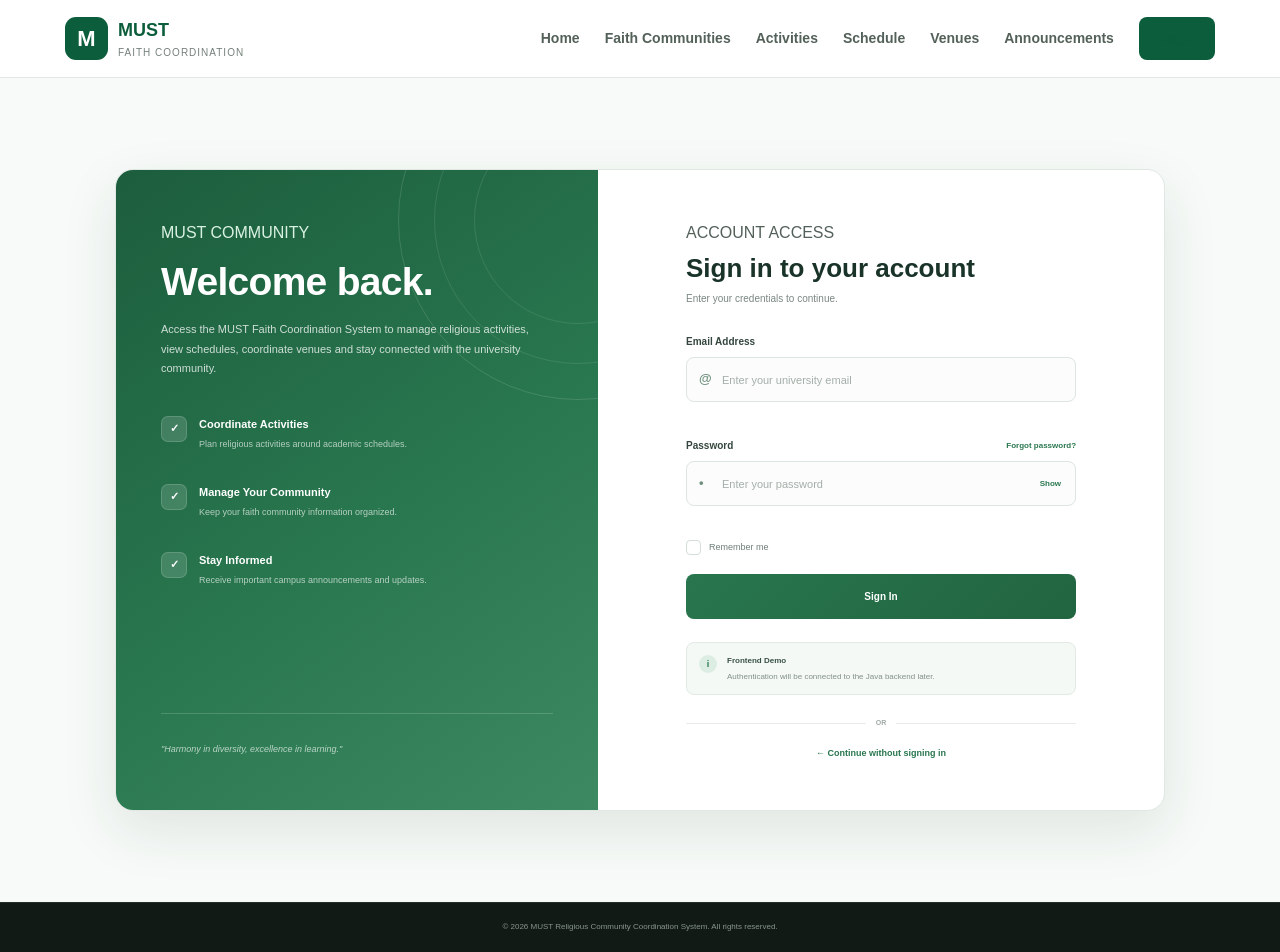
<file: frontend/pages/student-dashboard.html>
<!DOCTYPE html>
<html lang="en">
<head>
    <meta charset="UTF-8">
    <meta name="viewport" content="width=device-width, initial-scale=1.0">

    <title>Student Dashboard | MUST Religious Community</title>

    <link rel="stylesheet" href="../css/student-dashboard.css">
</head>

<body>

<!-- TOP HEADER -->
<header class="topbar">

    <div class="brand">
        <div class="brand-logo">M</div>

        <div>
            <h2>MUST Religious Community</h2>
            <span>Student Portal</span>
        </div>
    </div>

    <div class="topbar-right">
        <span id="headerStudentName">Student</span>

        <button id="logoutBtn" class="logout-btn">
            Logout
        </button>
    </div>

</header>


<div class="dashboard-wrapper">

    <!-- SIDEBAR -->
    <aside class="sidebar">

        <div class="profile-box">

            <div class="profile-avatar">
                <span>👤</span>
            </div>

            <h3 id="profileName">Student</h3>

            <p id="profileReg">
                Registration Number
            </p>

        </div>


        <nav class="sidebar-nav">

            <a href="student-dashboard.html" class="nav-link active">
                <span>🏠</span>
                Dashboard
            </a>

            <a href="activities.html" class="nav-link">
                <span>📅</span>
                Activities
            </a>

            <a href="venues.html" class="nav-link">
                <span>📍</span>
                Venues
            </a>

            <a href="schedule.html" class="nav-link">
                <span>🗓</span>
                Schedule
            </a>

            <a href="faith-communities.html" class="nav-link">
                <span>⛪</span>
                Faith Communities
            </a>

            <a href="announcements.html" class="nav-link">
                <span>📢</span>
                Announcements
            </a>

        </nav>

    </aside>


    <!-- MAIN CONTENT -->
    <main class="main-content">

        <!-- WELCOME -->
        <section class="welcome-section">

            <div>
                <p class="welcome-small">
                    STUDENT DASHBOARD
                </p>

                <h1>
                    Welcome back,
                    <span id="welcomeName">Student</span> 👋
                </h1>

                <p>
                    Manage your programme change application and
                    access MUST religious community services.
                </p>
            </div>

        </section>


        <!-- STAT CARDS -->
        <section class="stats-grid">

            <div class="stat-card">

                <div class="stat-icon">
                    👤
                </div>

                <div>
                    <span>Student</span>
                    <strong id="studentStatus">
                        Active
                    </strong>
                </div>

            </div>


            <div class="stat-card">

                <div class="stat-icon">
                    🎓
                </div>

                <div>
                    <span>Current Programme</span>
                    <strong id="profileProgram">
                        Loading...
                    </strong>
                </div>

            </div>


            <div class="stat-card">

                <div class="stat-icon">
                  ✓
                </div>

                <div>
                    <span>Application Status</span>
                    <strong id="dashboardStatus">
                        Checking...
                    </strong>
                </div>

            </div>

        </section>


        <!-- PROFILE -->
        <section class="dashboard-card">

            <div class="card-header">

                <div>
                    <h2>My Profile</h2>
                    <p>Your student account information</p>
                </div>

            </div>


            <div class="profile-grid">

                <div class="profile-item">
                    <label>Full Name</label>
                    <strong id="studentName">
                        Loading...
                    </strong>
                </div>

                <div class="profile-item">
                    <label>Registration Number</label>
                    <strong id="studentReg">
                        Loading...
                    </strong>
                </div>

                <div class="profile-item">
                    <label>Email Address</label>
                    <strong id="studentEmail">
                        Loading...
                    </strong>
                </div>

                <div class="profile-item">
                    <label>Programme</label>
                    <strong id="studentProgram">
                        Loading...
                    </strong>
                </div>

            </div>

        </section>


        <!-- PROGRAMME CHANGE -->
        <section class="dashboard-card">

            <div class="card-header">

                <div>
                    <h2>Programme Change Application</h2>

                    <p>
                        Submit a request to change your academic programme.
                    </p>
                </div>

            </div>


            <form id="courseChangeForm">

                <div class="form-grid">

                    <div class="form-group">

                        <label for="formCurrentProgram">
                            Current Programme
                        </label>

                        <input
                            type="text"
                            id="formCurrentProgram"
                            name="currentProgramme"
                            readonly
                        >

                    </div>


                    <div class="form-group">

                        <label for="targetProgram">
                            Target Programme
                        </label>

                        <input
                            type="text"
                            id="targetProgram"
                            name="targetProgramme"
                            placeholder="Enter target programme"
                            required
                        >

                    </div>

                </div>


                <div class="form-group">

                    <label for="reason">
                        Reason for Change
                    </label>

                    <textarea
                        id="reason"
                        name="reason"
                        rows="5"
                        placeholder="Explain why you want to change your programme..."
                        required
                    ></textarea>

                </div>


                <button
                    type="submit"
                    id="submitApplicationBtn"
                    class="primary-btn"
                >
                    Submit Application
                </button>

            </form>


            <div
                id="applicationMessage"
                class="message"
            ></div>

        </section>


        <!-- APPLICATION DETAILS -->
        <section class="dashboard-card">

            <div class="card-header">

                <div>
                    <h2>Application Details</h2>
                    <p>Latest programme change request</p>
                </div>

            </div>


            <div
                id="applicationDetails"
                class="application-details"
            >
                <p class="empty-message">
                    No application information available.
                </p>
            </div>

        </section>


        <!-- QUICK ACTIONS -->
        <section class="dashboard-card">

            <div class="card-header">

                <div>
                    <h2>Quick Actions</h2>
                    <p>Access other student services</p>
                </div>

            </div>


            <div class="quick-actions">


                <a href="activities.html">
                    <span class="quick-icon">📅</span>
                    <strong>Activities</strong>
                    <small>View religious activities</small>
                </a>


                <a href="venues.html">
                    <span class="quick-icon">📍</span>
                    <strong>Venues</strong>
                    <small>Find worship venues</small>
                </a>


                <a href="faith-communities.html">
                    <span class="quick-icon">⛪</span>
                    <strong>Faith Communities</strong>
                    <small>Explore communities</small>
                </a>

            </div>

        </section>

    </main>

</div>


<script src="../js/main.js"></script>
<script src="../js/script.js"></script>

</body>
</html>
</file>
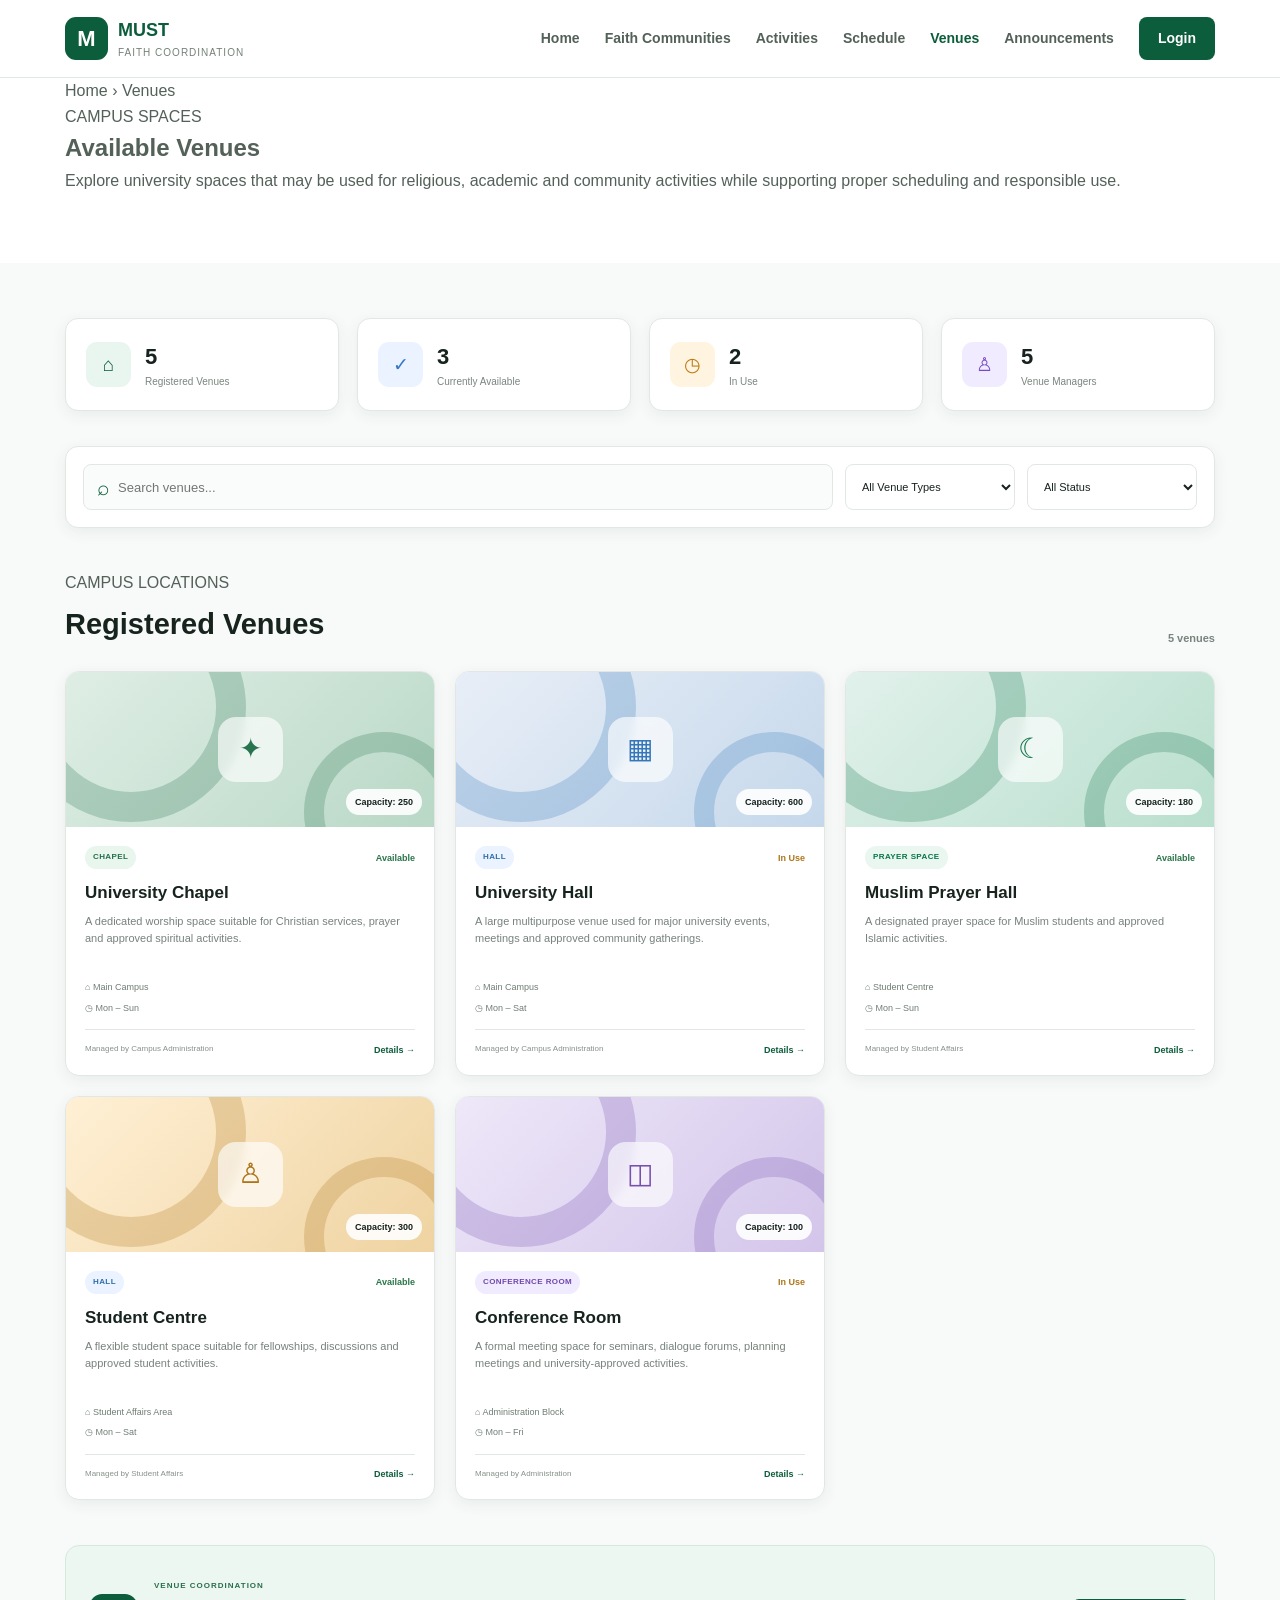
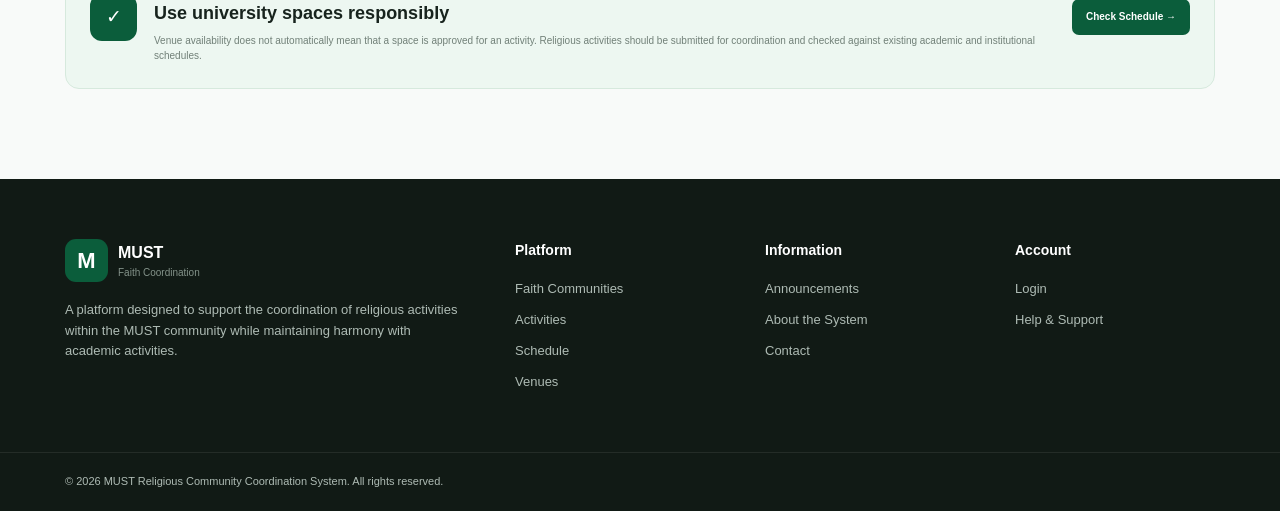
<file: frontend/pages/venues.html>
<!DOCTYPE html>
<html lang="en">

<head>

    <meta charset="UTF-8">

    <meta name="viewport"
        content="width=device-width, initial-scale=1.0">

    <meta name="description"
        content="MUST venues available for academic and religious activities">

    <title>Venues | MUST Faith Coordination</title>

    <link rel="stylesheet" href="../css/style.css">
    <link rel="stylesheet" href="../css/venues.css">

</head>


<body>


    <!-- =================================================
         NAVIGATION
         ================================================= -->

    <header class="header">

        <div class="container nav-container">


            <a href="../index.html" class="logo">

                <div class="logo-mark">
                    M
                </div>

                <div>

                    <span class="logo-title">
                        MUST
                    </span>

                    <span class="logo-subtitle">
                        Faith Coordination
                    </span>

                </div>

            </a>


            <button
                class="menu-toggle"
                id="menuToggle"
                aria-label="Open navigation">

                ☰

            </button>


            <nav
                class="navigation"
                id="navigation">


                <a href="../index.html">
                    Home
                </a>


                <a href="faith-communities.html">
                    Faith Communities
                </a>


                <a href="activities.html">
                    Activities
                </a>


                <a href="schedule.html">
                    Schedule
                </a>


                <a
                    href="venues.html"
                    class="active">

                    Venues

                </a>


                <a href="announcements.html">
                    Announcements
                </a>


                <a
                    href="login.html"
                    class="login-button">

                    Login

                </a>


            </nav>

        </div>

    </header>



    <!-- =================================================
         PAGE HERO
         ================================================= -->

    <section class="page-hero venue-hero">

        <div class="container">


            <div class="breadcrumb">

                <a href="../index.html">
                    Home
                </a>

                <span>
                    ›
                </span>

                <span>
                    Venues
                </span>

            </div>


            <span class="page-label">
                CAMPUS SPACES
            </span>


            <h1>
                Available Venues
            </h1>


            <p>
                Explore university spaces that may be used for
                religious, academic and community activities while
                supporting proper scheduling and responsible use.
            </p>

        </div>

    </section>



    <!-- =================================================
         MAIN CONTENT
         ================================================= -->

    <main class="venues-section">

        <div class="container">


            <!-- =================================================
                 VENUE STATISTICS
                 ================================================= -->

            <div class="venue-stats">


                <div class="venue-stat">

                    <div class="venue-stat-icon green">
                        ⌂
                    </div>

                    <div>

                        <strong>
                            5
                        </strong>

                        <span>
                            Registered Venues
                        </span>

                    </div>

                </div>


                <div class="venue-stat">

                    <div class="venue-stat-icon blue">
                        ✓
                    </div>

                    <div>

                        <strong>
                            3
                        </strong>

                        <span>
                            Currently Available
                        </span>

                    </div>

                </div>


                <div class="venue-stat">

                    <div class="venue-stat-icon gold">
                        ◷
                    </div>

                    <div>

                        <strong>
                            2
                        </strong>

                        <span>
                            In Use
                        </span>

                    </div>

                </div>


                <div class="venue-stat">

                    <div class="venue-stat-icon purple">
                        ♙
                    </div>

                    <div>

                        <strong>
                            5
                        </strong>

                        <span>
                            Venue Managers
                        </span>

                    </div>

                </div>

            </div>



            <!-- =================================================
                 SEARCH AND FILTER
                 ================================================= -->

            <div class="venue-tools">


                <div class="venue-search">

                    <span>
                        ⌕
                    </span>

                    <input
                        type="text"
                        id="venueSearch"
                        placeholder="Search venues...">

                </div>


                <select id="venueType">

                    <option value="all">
                        All Venue Types
                    </option>

                    <option value="hall">
                        Hall
                    </option>

                    <option value="chapel">
                        Chapel
                    </option>

                    <option value="prayer">
                        Prayer Space
                    </option>

                    <option value="classroom">
                        Classroom
                    </option>

                    <option value="conference">
                        Conference Room
                    </option>

                </select>


                <select id="venueStatus">

                    <option value="all">
                        All Status
                    </option>

                    <option value="available">
                        Available
                    </option>

                    <option value="busy">
                        Currently In Use
                    </option>

                </select>


            </div>



            <!-- =================================================
                 SECTION HEADER
                 ================================================= -->

            <div class="venues-heading">

                <div>

                    <span class="small-label">
                        CAMPUS LOCATIONS
                    </span>

                    <h2>
                        Registered Venues
                    </h2>

                </div>


                <span
                    class="venue-result-count"
                    id="venueResultCount">

                    5 venues

                </span>

            </div>



            <!-- =================================================
                 VENUE GRID
                 ================================================= -->

            <div
                class="venues-grid"
                id="venuesGrid">


                <!-- ================= VENUE 1 ================= -->

                <article
                    class="venue-card"
                    data-name="university chapel"
                    data-type="chapel"
                    data-status="available">


                    <div class="venue-image chapel-image">

                        <span class="venue-image-icon">
                            ✦
                        </span>

                        <span class="venue-capacity">
                            Capacity: 250
                        </span>

                    </div>


                    <div class="venue-content">


                        <div class="venue-card-top">

                            <span class="venue-type chapel">
                                Chapel
                            </span>

                            <span class="venue-status available">
                                Available
                            </span>

                        </div>


                        <h3>
                            University Chapel
                        </h3>


                        <p>
                            A dedicated worship space suitable for
                            Christian services, prayer and approved
                            spiritual activities.
                        </p>


                        <div class="venue-details">

                            <span>
                                ⌂ Main Campus
                            </span>

                            <span>
                                ◷ Mon – Sun
                            </span>

                        </div>


                        <div class="venue-footer">

                            <span>
                                Managed by Campus Administration
                            </span>

                            <button
                                class="venue-details-button"
                                data-venue="University Chapel">

                                Details →

                            </button>

                        </div>

                    </div>

                </article>



                <!-- ================= VENUE 2 ================= -->

                <article
                    class="venue-card"
                    data-name="university hall"
                    data-type="hall"
                    data-status="busy">


                    <div class="venue-image hall-image">

                        <span class="venue-image-icon">
                            ▦
                        </span>

                        <span class="venue-capacity">
                            Capacity: 600
                        </span>

                    </div>


                    <div class="venue-content">


                        <div class="venue-card-top">

                            <span class="venue-type hall">
                                Hall
                            </span>

                            <span class="venue-status busy">
                                In Use
                            </span>

                        </div>


                        <h3>
                            University Hall
                        </h3>


                        <p>
                            A large multipurpose venue used for
                            major university events, meetings and
                            approved community gatherings.
                        </p>


                        <div class="venue-details">

                            <span>
                                ⌂ Main Campus
                            </span>

                            <span>
                                ◷ Mon – Sat
                            </span>

                        </div>


                        <div class="venue-footer">

                            <span>
                                Managed by Campus Administration
                            </span>

                            <button
                                class="venue-details-button"
                                data-venue="University Hall">

                                Details →

                            </button>

                        </div>

                    </div>

                </article>



                <!-- ================= VENUE 3 ================= -->

                <article
                    class="venue-card"
                    data-name="muslim prayer hall"
                    data-type="prayer"
                    data-status="available">


                    <div class="venue-image prayer-image">

                        <span class="venue-image-icon">
                            ☾
                        </span>

                        <span class="venue-capacity">
                            Capacity: 180
                        </span>

                    </div>


                    <div class="venue-content">


                        <div class="venue-card-top">

                            <span class="venue-type prayer">
                                Prayer Space
                            </span>

                            <span class="venue-status available">
                                Available
                            </span>

                        </div>


                        <h3>
                            Muslim Prayer Hall
                        </h3>


                        <p>
                            A designated prayer space for Muslim
                            students and approved Islamic activities.
                        </p>


                        <div class="venue-details">

                            <span>
                                ⌂ Student Centre
                            </span>

                            <span>
                                ◷ Mon – Sun
                            </span>

                        </div>


                        <div class="venue-footer">

                            <span>
                                Managed by Student Affairs
                            </span>

                            <button
                                class="venue-details-button"
                                data-venue="Muslim Prayer Hall">

                                Details →

                            </button>

                        </div>

                    </div>

                </article>



                <!-- ================= VENUE 4 ================= -->

                <article
                    class="venue-card"
                    data-name="student centre"
                    data-type="hall"
                    data-status="available">


                    <div class="venue-image student-image">

                        <span class="venue-image-icon">
                            ♙
                        </span>

                        <span class="venue-capacity">
                            Capacity: 300
                        </span>

                    </div>


                    <div class="venue-content">


                        <div class="venue-card-top">

                            <span class="venue-type hall">
                                Hall
                            </span>

                            <span class="venue-status available">
                                Available
                            </span>

                        </div>


                        <h3>
                            Student Centre
                        </h3>


                        <p>
                            A flexible student space suitable for
                            fellowships, discussions and approved
                            student activities.
                        </p>


                        <div class="venue-details">

                            <span>
                                ⌂ Student Affairs Area
                            </span>

                            <span>
                                ◷ Mon – Sat
                            </span>

                        </div>


                        <div class="venue-footer">

                            <span>
                                Managed by Student Affairs
                            </span>

                            <button
                                class="venue-details-button"
                                data-venue="Student Centre">

                                Details →

                            </button>

                        </div>

                    </div>

                </article>



                <!-- ================= VENUE 5 ================= -->

                <article
                    class="venue-card"
                    data-name="conference room"
                    data-type="conference"
                    data-status="busy">


                    <div class="venue-image conference-image">

                        <span class="venue-image-icon">
                            ◫
                        </span>

                        <span class="venue-capacity">
                            Capacity: 100
                        </span>

                    </div>


                    <div class="venue-content">


                        <div class="venue-card-top">

                            <span class="venue-type conference">
                                Conference Room
                            </span>

                            <span class="venue-status busy">
                                In Use
                            </span>

                        </div>


                        <h3>
                            Conference Room
                        </h3>


                        <p>
                            A formal meeting space for seminars,
                            dialogue forums, planning meetings and
                            university-approved activities.
                        </p>


                        <div class="venue-details">

                            <span>
                                ⌂ Administration Block
                            </span>

                            <span>
                                ◷ Mon – Fri
                            </span>

                        </div>


                        <div class="venue-footer">

                            <span>
                                Managed by Administration
                            </span>

                            <button
                                class="venue-details-button"
                                data-venue="Conference Room">

                                Details →

                            </button>

                        </div>

                    </div>

                </article>


            </div>



            <!-- =================================================
                 NO RESULTS
                 ================================================= -->

            <div
                class="venue-no-results"
                id="venueNoResults">


                <div class="no-result-icon">
                    ⌕
                </div>


                <h3>
                    No venues found
                </h3>


                <p>
                    Try changing your search or filter options.
                </p>


            </div>



            <!-- =================================================
                 VENUE POLICY
                 ================================================= -->

            <section class="venue-policy">


                <div class="policy-icon">
                    ✓
                </div>


                <div class="policy-content">

                    <span>
                        VENUE COORDINATION
                    </span>

                    <h2>
                        Use university spaces responsibly
                    </h2>

                    <p>
                        Venue availability does not automatically
                        mean that a space is approved for an activity.
                        Religious activities should be submitted for
                        coordination and checked against existing
                        academic and institutional schedules.
                    </p>

                </div>


                <a
                    href="schedule.html"
                    class="policy-button">

                    Check Schedule →

                </a>

            </section>


        </div>

    </main>



    <!-- =================================================
         FOOTER
         ================================================= -->

    <footer class="footer">


        <div class="container footer-grid">


            <div class="footer-about">


                <div class="footer-logo">

                    <div class="logo-mark">
                        M
                    </div>

                    <div>

                        <strong>
                            MUST
                        </strong>

                        <span>
                            Faith Coordination
                        </span>

                    </div>

                </div>


                <p>
                    A platform designed to support the coordination
                    of religious activities within the MUST community
                    while maintaining harmony with academic activities.
                </p>

            </div>



            <div class="footer-column">

                <h4>
                    Platform
                </h4>

                <a href="faith-communities.html">
                    Faith Communities
                </a>

                <a href="activities.html">
                    Activities
                </a>

                <a href="schedule.html">
                    Schedule
                </a>

                <a href="venues.html">
                    Venues
                </a>

            </div>



            <div class="footer-column">

                <h4>
                    Information
                </h4>

                <a href="announcements.html">
                    Announcements
                </a>

                <a href="#">
                    About the System
                </a>

                <a href="#">
                    Contact
                </a>

            </div>



            <div class="footer-column">

                <h4>
                    Account
                </h4>

                <a href="login.html">
                    Login
                </a>

                <a href="#">
                    Help & Support
                </a>

            </div>


        </div>



        <div class="footer-bottom">

            <div class="container">

                <p>
                    © 2026 MUST Religious Community Coordination System.
                    All rights reserved.
                </p>

            </div>

        </div>


    </footer>



    <!-- =================================================
         VENUE MODAL
         ================================================= -->

    <div
        class="venue-modal"
        id="venueModal">


        <div class="modal-overlay"
            id="modalOverlay">
        </div>


        <div class="venue-modal-box">


            <button
                class="modal-close"
                id="modalClose"
                aria-label="Close">

                ×

            </button>


            <span class="page-label">
                VENUE INFORMATION
            </span>


            <h2 id="modalVenueName">
                University Chapel
            </h2>


            <p id="modalVenueDescription">
                Venue information.
            </p>


            <div class="modal-info-grid">


                <div>

                    <span>
                        Capacity
                    </span>

                    <strong id="modalCapacity">
                        250
                    </strong>

                </div>


                <div>

                    <span>
                        Location
                    </span>

                    <strong id="modalLocation">
                        Main Campus
                    </strong>

                </div>


                <div>

                    <span>
                        Availability
                    </span>

                    <strong id="modalAvailability">
                        Available
                    </strong>

                </div>


                <div>

                    <span>
                        Booking
                    </span>

                    <strong>
                        Approval Required
                    </strong>

                </div>


            </div>


            <a
                href="schedule.html"
                class="modal-button">

                Check Schedule

            </a>


        </div>

    </div>



    <script src="../js/main.js"></script>
    <script src="../js/venues.js"></script>

</body>

</html>
</file>
<file: frontend/css/style.css>
/* =====================================================
   MUST RELIGIOUS COMMUNITY COORDINATION SYSTEM
   MAIN STYLESHEET
   ===================================================== */

* {
    margin: 0;
    padding: 0;
    box-sizing: border-box;
}

:root {
    --primary: #0b5d3b;
    --primary-dark: #073d29;
    --primary-light: #e9f6ef;

    --secondary: #d69e2e;
    --secondary-light: #fff8e6;

    --dark: #17231d;
    --text: #536159;
    --light: #f6f9f7;
    --white: #ffffff;

    --border: #e1e8e4;

    --shadow-sm: 0 4px 15px rgba(20, 50, 35, 0.07);
    --shadow-md: 0 12px 35px rgba(20, 50, 35, 0.10);
    --shadow-lg: 0 25px 60px rgba(20, 50, 35, 0.14);

    --radius: 14px;
}

html {
    scroll-behavior: smooth;
}

body {
    font-family: Arial, Helvetica, sans-serif;
    color: var(--text);
    background: var(--white);
    line-height: 1.6;
}

a {
    text-decoration: none;
    color: inherit;
}

.container {
    width: min(1150px, 92%);
    margin: auto;
}


/* =====================================================
   NAVIGATION
   ===================================================== */

.header {
    height: 78px;
    background: rgba(255, 255, 255, 0.97);
    border-bottom: 1px solid var(--border);
    position: sticky;
    top: 0;
    z-index: 1000;
}

.nav-container {
    height: 100%;
    display: flex;
    align-items: center;
    justify-content: space-between;
}

.logo {
    display: flex;
    align-items: center;
    gap: 10px;
}

.logo-mark {
    width: 43px;
    height: 43px;
    border-radius: 11px;
    background: var(--primary);
    color: var(--white);

    display: flex;
    align-items: center;
    justify-content: center;

    font-size: 22px;
    font-weight: 800;
}

.logo-title {
    display: block;
    color: var(--primary);
    font-size: 18px;
    font-weight: 800;
}

.logo-subtitle {
    display: block;
    color: #758179;
    font-size: 10px;
    text-transform: uppercase;
    letter-spacing: 1px;
}

.navigation {
    display: flex;
    align-items: center;
    gap: 25px;
}

.navigation a {
    font-size: 14px;
    font-weight: 600;
    color: #536159;
    transition: 0.3s;
}

.navigation a:hover,
.navigation a.active {
    color: var(--primary);
}

.navigation .login-button {
    background: var(--primary);
    color: var(--white);
    padding: 10px 19px;
    border-radius: 8px;
}

.navigation .login-button:hover {
    background: var(--primary-dark);
    color: var(--white);
}

.menu-toggle {
    display: none;
    border: none;
    background: transparent;
    font-size: 27px;
    cursor: pointer;
    color: var(--primary);
}


/* =====================================================
   HERO
   ===================================================== */

.hero {
    background:
        linear-gradient(
            110deg,
            #f1f9f4 0%,
            #ffffff 55%,
            #fffaf0 100%
        );

    padding: 90px 0;
    overflow: hidden;
}

.hero-content {
    display: grid;
    grid-template-columns: 1.25fr 0.75fr;
    gap: 80px;
    align-items: center;
}

.welcome-badge {
    display: inline-block;
    background: var(--primary-light);
    color: var(--primary);
    padding: 8px 14px;
    border-radius: 30px;

    font-size: 11px;
    font-weight: 800;
    letter-spacing: 1.2px;

    margin-bottom: 22px;
}

.hero h1 {
    color: var(--dark);
    font-size: clamp(42px, 5vw, 65px);
    line-height: 1.08;
    letter-spacing: -2px;
    margin-bottom: 24px;
}

.hero h1 span {
    color: var(--primary);
}

.hero-text > p {
    max-width: 650px;
    font-size: 17px;
    color: var(--text);
    margin-bottom: 32px;
}

.hero-buttons {
    display: flex;
    gap: 14px;
    flex-wrap: wrap;
}

.btn {
    display: inline-flex;
    align-items: center;
    justify-content: center;

    padding: 13px 22px;
    border-radius: 9px;

    font-size: 14px;
    font-weight: 700;

    transition: 0.3s;
}

.btn-primary {
    background: var(--primary);
    color: var(--white);
}

.btn-primary:hover {
    background: var(--primary-dark);
    transform: translateY(-2px);
}

.btn-outline {
    border: 1px solid #b9c9c0;
    background: var(--white);
    color: var(--primary);
}

.btn-outline:hover {
    border-color: var(--primary);
    transform: translateY(-2px);
}


/* HERO CARD */

.hero-card {
    background: var(--white);
    border: 1px solid var(--border);
    border-radius: 22px;
    padding: 38px;

    box-shadow: var(--shadow-lg);

    position: relative;
}

.hero-card::before {
    content: "";
    width: 80px;
    height: 80px;

    background: var(--secondary-light);
    border-radius: 50%;

    position: absolute;
    right: -25px;
    top: -25px;

    z-index: 0;
}

.card-icon {
    width: 60px;
    height: 60px;

    border-radius: 16px;
    background: var(--primary-light);
    color: var(--primary);

    display: flex;
    align-items: center;
    justify-content: center;

    font-size: 27px;

    margin-bottom: 25px;

    position: relative;
}

.hero-card h3 {
    color: var(--dark);
    font-size: 25px;
    margin-bottom: 12px;
}

.hero-card p {
    font-size: 14px;
    margin-bottom: 30px;
}

.hero-stat-row {
    border-top: 1px solid var(--border);
    padding-top: 22px;

    display: flex;
    gap: 50px;
}

.hero-stat-row strong {
    display: block;
    color: var(--primary);
    font-size: 22px;
}

.hero-stat-row span {
    font-size: 11px;
    color: #77827c;
}


/* =====================================================
   SECTIONS
   ===================================================== */

.introduction {
    padding: 90px 0;
    background: var(--white);
}

.section-heading {
    text-align: center;
    max-width: 700px;
    margin: 0 auto 55px;
}

.section-heading > span {
    color: var(--secondary);
    font-size: 11px;
    font-weight: 800;
    letter-spacing: 1.5px;
}

.section-heading h2 {
    color: var(--dark);
    font-size: 38px;
    line-height: 1.2;
    margin: 10px 0 15px;
}

.section-heading p {
    font-size: 15px;
}


/* =====================================================
   FEATURE CARDS
   ===================================================== */

.feature-grid {
    display: grid;
    grid-template-columns: repeat(4, 1fr);
    gap: 20px;
}

.feature-card {
    border: 1px solid var(--border);
    border-radius: var(--radius);
    padding: 27px;
    background: var(--white);

    transition: 0.3s;
}

.feature-card:hover {
    transform: translateY(-6px);
    box-shadow: var(--shadow-md);
    border-color: #c9d9d0;
}

.feature-icon {
    width: 48px;
    height: 48px;

    border-radius: 12px;

    display: flex;
    align-items: center;
    justify-content: center;

    margin-bottom: 20px;

    font-size: 20px;
}

.feature-icon.blue {
    background: #eaf3ff;
    color: #3175c6;
}

.feature-icon.green {
    background: var(--primary-light);
    color: var(--primary);
}

.feature-icon.orange {
    background: #fff4df;
    color: #c88716;
}

.feature-icon.purple {
    background: #f1ebff;
    color: #754bc4;
}

.feature-card h3 {
    color: var(--dark);
    font-size: 17px;
    margin-bottom: 10px;
}

.feature-card p {
    font-size: 13px;
    margin-bottom: 20px;
}

.feature-card a {
    color: var(--primary);
    font-size: 12px;
    font-weight: 700;
}


/* =====================================================
   HOW IT WORKS
   ===================================================== */

.how-it-works {
    background: var(--primary-dark);
    padding: 90px 0;
}

.section-heading.light h2 {
    color: var(--white);
}

.section-heading.light p {
    color: #c8d7cf;
}

.steps {
    display: grid;
    grid-template-columns: repeat(4, 1fr);
    gap: 20px;
}

.step {
    border-top: 1px solid rgba(255, 255, 255, 0.18);
    padding-top: 25px;
}

.step-number {
    color: var(--secondary);
    font-size: 13px;
    font-weight: 800;
    margin-bottom: 17px;
}

.step h3 {
    color: var(--white);
    font-size: 18px;
    margin-bottom: 10px;
}

.step p {
    color: #b9c9c0;
    font-size: 13px;
}


/* =====================================================
   CALL TO ACTION
   ===================================================== */

.cta {
    padding: 75px 0;
    background: var(--secondary);
}

.cta-content {
    display: flex;
    align-items: center;
    justify-content: space-between;
    gap: 30px;
}

.cta span {
    color: #654600;
    font-size: 11px;
    font-weight: 800;
    letter-spacing: 1.4px;
}

.cta h2 {
    color: #2d2412;
    font-size: 36px;
    line-height: 1.2;
    margin-top: 8px;
}

.btn-white {
    background: var(--white);
    color: var(--primary);
    padding: 14px 24px;
}

.btn-white:hover {
    transform: translateY(-2px);
    box-shadow: var(--shadow-md);
}


/* =====================================================
   FOOTER
   ===================================================== */

.footer {
    background: #111a15;
    color: #aebbb4;
}

.footer-grid {
    padding: 60px 0;
    display: grid;
    grid-template-columns: 2fr 1fr 1fr 1fr;
    gap: 50px;
}

.footer-logo {
    display: flex;
    align-items: center;
    gap: 10px;
    margin-bottom: 18px;
}

.footer-logo strong {
    color: var(--white);
    display: block;
}

.footer-logo span {
    display: block;
    font-size: 10px;
    color: #84938a;
}

.footer-about p {
    max-width: 400px;
    font-size: 13px;
}

.footer-column {
    display: flex;
    flex-direction: column;
    gap: 10px;
}

.footer-column h4 {
    color: var(--white);
    font-size: 14px;
    margin-bottom: 8px;
}

.footer-column a {
    font-size: 13px;
    transition: 0.3s;
}

.footer-column a:hover {
    color: var(--secondary);
}

.footer-bottom {
    border-top: 1px solid rgba(255, 255, 255, 0.08);
    padding: 20px 0;
}

.footer-bottom p {
    font-size: 11px;
}


/* =====================================================
   RESPONSIVE DESIGN
   ===================================================== */

@media (max-width: 1000px) {

    .navigation {
        gap: 14px;
    }

    .navigation a {
        font-size: 12px;
    }

    .hero-content {
        gap: 40px;
    }

    .feature-grid {
        grid-template-columns: repeat(2, 1fr);
    }

    .steps {
        grid-template-columns: repeat(2, 1fr);
        row-gap: 40px;
    }

    .footer-grid {
        grid-template-columns: 2fr 1fr 1fr;
    }
}


@media (max-width: 750px) {

    .header {
        height: 70px;
    }

    .menu-toggle {
        display: block;
    }

    .navigation {
        display: none;

        position: absolute;
        left: 0;
        right: 0;
        top: 70px;

        background: var(--white);
        border-bottom: 1px solid var(--border);

        padding: 20px;

        flex-direction: column;
        align-items: stretch;
        gap: 0;

        box-shadow: var(--shadow-md);
    }

    .navigation.show {
        display: flex;
    }

    .navigation a {
        padding: 12px;
    }

    .navigation .login-button {
        text-align: center;
        margin-top: 8px;
    }

    .hero {
        padding: 65px 0;
    }

    .hero-content {
        grid-template-columns: 1fr;
    }

    .hero h1 {
        font-size: 44px;
    }

    .hero-card {
        max-width: 500px;
    }

    .section-heading h2 {
        font-size: 30px;
    }

    .cta-content {
        flex-direction: column;
        align-items: flex-start;
    }

    .footer-grid {
        grid-template-columns: 1fr 1fr;
    }
}


@media (max-width: 500px) {

    .hero h1 {
        font-size: 37px;
    }

    .hero-text > p {
        font-size: 15px;
    }

    .hero-buttons {
        flex-direction: column;
    }

    .btn {
        width: 100%;
    }

    .feature-grid {
        grid-template-columns: 1fr;
    }

    .steps {
        grid-template-columns: 1fr;
    }

    .footer-grid {
        grid-template-columns: 1fr;
    }

    .cta h2 {
        font-size: 29px;
    }
}
</file>
<file: frontend/css/activities.css>
/* =====================================================
   ACTIVITIES PAGE
   ===================================================== */


/* ================= HERO ================= */

.activity-hero {
    padding-bottom: 70px;
}


/* ================= MAIN ================= */

.activities-section {
    background: #fbfcfb;
    padding: 55px 0 90px;
}


/* ================= STATISTICS ================= */

.activity-stats {
    display: grid;
    grid-template-columns: repeat(4, 1fr);
    gap: 18px;

    margin-bottom: 40px;
}

.activity-stat {
    background: var(--white);

    border: 1px solid var(--border);
    border-radius: 13px;

    padding: 20px;

    display: flex;
    align-items: center;

    gap: 15px;

    box-shadow: var(--shadow-sm);
}

.stat-icon {
    width: 45px;
    height: 45px;

    border-radius: 11px;

    display: flex;
    align-items: center;
    justify-content: center;

    font-size: 19px;
}

.stat-icon.green {
    background: var(--primary-light);
    color: var(--primary);
}

.stat-icon.gold {
    background: #fff5df;
    color: #c38413;
}

.stat-icon.blue {
    background: #eaf3ff;
    color: #3677c3;
}

.stat-icon.purple {
    background: #f1ebff;
    color: #754bc4;
}

.activity-stat strong {
    display: block;

    color: var(--dark);

    font-size: 22px;
}

.activity-stat span {
    display: block;

    color: #7b8780;

    font-size: 10px;
}


/* ================= TOOLS ================= */

.activity-tools {
    background: var(--white);

    border: 1px solid var(--border);
    border-radius: 13px;

    padding: 17px;

    display: flex;
    gap: 12px;

    box-shadow: var(--shadow-sm);

    margin-bottom: 45px;
}

.activity-search {
    flex: 1;

    display: flex;
    align-items: center;

    height: 46px;

    padding: 0 13px;

    background: #fafcfb;

    border: 1px solid var(--border);
    border-radius: 8px;
}

.activity-search span {
    color: var(--primary);
    font-size: 21px;
    margin-right: 9px;
}

.activity-search input {
    width: 100%;

    border: none;
    outline: none;

    background: transparent;

    font-size: 13px;

    color: var(--dark);
}

.activity-tools select {
    height: 46px;

    min-width: 175px;

    padding: 0 13px;

    border: 1px solid var(--border);
    border-radius: 8px;

    background: var(--white);

    color: var(--dark);

    outline: none;

    cursor: pointer;

    font-size: 12px;
}


/* ================= HEADING ================= */

.activities-heading {
    display: flex;

    align-items: end;
    justify-content: space-between;

    margin-bottom: 25px;
}

.activities-heading h2 {
    color: var(--dark);

    font-size: 29px;

    margin-top: 5px;
}

.view-options {
    display: flex;
    gap: 5px;
}

.view-button {
    width: 36px;
    height: 36px;

    border: 1px solid var(--border);
    border-radius: 7px;

    background: var(--white);

    color: #78847d;

    cursor: pointer;
}

.view-button.active,
.view-button:hover {
    background: var(--primary);
    color: var(--white);
    border-color: var(--primary);
}


/* ================= ACTIVITY GRID ================= */

.activities-grid {
    display: grid;

    grid-template-columns: repeat(2, 1fr);

    gap: 20px;
}


/* ================= ACTIVITY CARD ================= */

.activity-card {
    background: var(--white);

    border: 1px solid var(--border);
    border-radius: 14px;

    display: flex;

    overflow: hidden;

    transition: 0.3s;
}

.activity-card:hover {
    transform: translateY(-4px);

    box-shadow: var(--shadow-md);

    border-color: #c8d8cf;
}

.activity-card.hidden {
    display: none;
}


/* ================= DATE ================= */

.activity-date {
    min-width: 92px;

    background: var(--primary-light);

    color: var(--primary);

    display: flex;

    flex-direction: column;

    align-items: center;
    justify-content: center;

    padding: 20px;
}

.activity-date strong {
    font-size: 31px;
    line-height: 1;
}

.activity-date span {
    font-size: 10px;

    font-weight: 800;

    letter-spacing: 1px;

    margin-top: 5px;
}

.muslim-date {
    background: #eaf8f0;
    color: #087548;
}

.adventist-date {
    background: #fff4df;
    color: #bd7c13;
}

.seminar-date {
    background: #eaf3ff;
    color: #3175c6;
}

.dialogue-date {
    background: #f1ebff;
    color: #7045bb;
}


/* ================= CONTENT ================= */

.activity-content {
    padding: 20px;

    flex: 1;
}

.activity-top {
    display: flex;

    justify-content: space-between;

    align-items: center;

    gap: 10px;

    margin-bottom: 11px;
}

.activity-category {
    font-size: 9px;

    font-weight: 800;

    text-transform: uppercase;

    letter-spacing: .5px;

    padding: 5px 8px;

    border-radius: 20px;
}

.activity-category.worship {
    color: #2472bc;
    background: #eaf3ff;
}

.activity-category.prayer {
    color: #087548;
    background: #eaf8f0;
}

.activity-category.fellowship {
    color: #9b6510;
    background: #fff4df;
}

.activity-category.seminar {
    color: #6743b0;
    background: #f1ebff;
}

.activity-category.dialogue {
    color: #a24f26;
    background: #fff0e8;
}

.activity-status {
    color: #277044;

    font-size: 9px;
    font-weight: 700;

    white-space: nowrap;
}

.activity-card h3 {
    color: var(--dark);

    font-size: 17px;

    line-height: 1.3;

    margin-bottom: 7px;
}

.activity-card p {
    font-size: 12px;

    line-height: 1.55;

    margin-bottom: 15px;
}

.activity-details {
    display: flex;

    flex-direction: column;

    gap: 6px;

    padding-bottom: 14px;

    border-bottom: 1px solid var(--border);
}

.activity-details span {
    color: #68756d;

    font-size: 10px;
}

.activity-footer {
    padding-top: 13px;

    display: flex;

    align-items: center;
    justify-content: space-between;

    gap: 10px;
}

.community-name {
    color: var(--primary);

    font-size: 10px;

    font-weight: 700;
}

.activity-footer a {
    color: var(--primary);

    font-size: 10px;

    font-weight: 800;

    white-space: nowrap;
}


/* ================= LIST VIEW ================= */

.activities-grid.list-view {
    grid-template-columns: 1fr;
}

.activities-grid.list-view .activity-card {
    width: 100%;
}


/* ================= NO RESULTS ================= */

.activity-no-results {
    display: none;

    text-align: center;

    padding: 70px 20px;
}

.activity-no-results.show {
    display: block;
}

.no-result-icon {
    width: 58px;
    height: 58px;

    margin: 0 auto 15px;

    background: var(--primary-light);

    color: var(--primary);

    border-radius: 50%;

    display: flex;
    align-items: center;
    justify-content: center;

    font-size: 23px;
}

.activity-no-results h3 {
    color: var(--dark);

    margin-bottom: 5px;
}

.activity-no-results p {
    font-size: 12px;
}


/* ================= COORDINATION MESSAGE ================= */

.coordination-message {
    background: #eef7f1;

    border-top: 1px solid #dbece1;

    padding: 55px 0;
}

.coordination-content {
    display: flex;

    align-items: center;

    gap: 22px;

    max-width: 850px;

    margin: auto;
}

.coordination-icon {
    width: 55px;
    height: 55px;

    flex-shrink: 0;

    border-radius: 14px;

    background: var(--primary);

    color: var(--white);

    display: flex;
    align-items: center;
    justify-content: center;

    font-size: 21px;
}

.coordination-content > div:last-child span {
    color: var(--secondary);

    font-size: 10px;

    font-weight: 800;

    letter-spacing: 1.3px;
}

.coordination-content h2 {
    color: var(--dark);

    font-size: 25px;

    margin: 4px 0 5px;
}

.coordination-content p {
    font-size: 13px;
}


/* ================= RESPONSIVE ================= */

@media (max-width: 1000px) {

    .activity-stats {
        grid-template-columns: repeat(2, 1fr);
    }

    .activities-grid {
        grid-template-columns: 1fr;
    }

}


@media (max-width: 700px) {

    .activity-tools {
        flex-direction: column;
    }

    .activity-tools select {
        width: 100%;
    }

}


@media (max-width: 550px) {

    .activity-stats {
        grid-template-columns: 1fr;
    }

    .activities-heading {
        align-items: center;
    }

    .view-options {
        display: none;
    }

    .activity-card {
        flex-direction: column;
    }

    .activity-date {
        min-width: 100%;
        padding: 13px;

        flex-direction: row;

        gap: 8px;
    }

    .activity-date strong {
        font-size: 24px;
    }

    .activity-date span {
        margin-top: 0;
    }

    .coordination-content {
        align-items: flex-start;
    }

}
</file>
<file: frontend/css/announcements.css>
/* =====================================================
   MUST ANNOUNCEMENTS PAGE
   ===================================================== */


/* ================= HERO ================= */

.announcement-hero {
    padding-bottom: 70px;
}


/* ================= MAIN ================= */

.announcements-section {
    background: #f8faf9;

    padding: 55px 0 90px;
}


/* ================= IMPORTANT NOTICE ================= */

.important-notice {
    background:
        linear-gradient(
            135deg,
            #edf8f1,
            #f5faf7
        );

    border: 1px solid #d5e9dc;

    border-radius: 14px;

    padding: 23px;

    display: flex;

    align-items: center;

    gap: 17px;

    margin-bottom: 35px;
}


.notice-icon {
    width: 48px;
    height: 48px;

    flex-shrink: 0;

    border-radius: 12px;

    background: #2d7a51;

    color: white;

    display: flex;

    align-items: center;
    justify-content: center;

    font-size: 18px;

    font-weight: 800;
}


.notice-content {
    flex: 1;
}


.notice-content > span {
    color: #28734d;

    font-size: 8px;

    font-weight: 800;

    letter-spacing: 1px;
}


.notice-content h2 {
    color: #193328;

    font-size: 18px;

    margin: 3px 0 5px;
}


.notice-content p {
    color: #6e7e75;

    font-size: 10px;

    line-height: 1.55;
}


.notice-button {
    background: #28764e;

    color: white;

    padding: 10px 14px;

    border-radius: 7px;

    font-size: 10px;

    font-weight: 700;

    white-space: nowrap;
}


.notice-button:hover {
    background: #1f6040;
}


/* ================= TOOLS ================= */

.announcement-tools {
    background: white;

    border: 1px solid #e1e8e3;

    border-radius: 13px;

    padding: 17px;

    display: flex;

    gap: 12px;

    box-shadow: 0 4px 15px rgba(24, 53, 38, .04);

    margin-bottom: 42px;
}


.announcement-search {
    flex: 1;

    height: 46px;

    display: flex;

    align-items: center;

    padding: 0 13px;

    border: 1px solid #e1e8e3;

    border-radius: 8px;

    background: #fafcfb;
}


.announcement-search span {
    color: #28764e;

    font-size: 20px;

    margin-right: 8px;
}


.announcement-search input {
    width: 100%;

    border: none;

    outline: none;

    background: transparent;

    font-size: 12px;

    color: #193328;
}


.announcement-tools select {
    min-width: 175px;

    height: 46px;

    border: 1px solid #e1e8e3;

    border-radius: 8px;

    padding: 0 12px;

    background: white;

    color: #263a31;

    font-size: 11px;

    outline: none;

    cursor: pointer;
}


/* ================= HEADING ================= */

.announcement-heading {
    display: flex;

    align-items: end;

    justify-content: space-between;

    margin-bottom: 24px;
}


.announcement-heading h2 {
    color: #193328;

    font-size: 29px;

    margin-top: 5px;
}


.announcement-count {
    color: #78847d;

    font-size: 10px;

    font-weight: 700;
}


/* ================= LIST ================= */

.announcements-list {
    display: grid;

    grid-template-columns:
        repeat(2, 1fr);

    gap: 19px;
}


/* ================= CARD ================= */

.announcement-card {
    background: white;

    border: 1px solid #e1e8e3;

    border-radius: 13px;

    overflow: hidden;

    box-shadow: 0 4px 15px rgba(24, 53, 38, .04);

    transition: .3s;
}


.announcement-card:hover {
    transform: translateY(-3px);

    box-shadow:
        0 12px 30px
        rgba(24, 53, 38, .08);

    border-color: #cbdcd1;
}


.announcement-card.hidden {
    display: none;
}


.announcement-card.featured {
    border-top: 3px solid #2d7a51;
}


/* ================= CARD HEADER ================= */

.announcement-card-header {
    padding: 14px 18px;

    display: flex;

    align-items: center;

    justify-content: space-between;

    border-bottom: 1px solid #edf1ee;
}


.announcement-category {
    padding: 5px 9px;

    border-radius: 20px;

    font-size: 8px;

    font-weight: 800;

    text-transform: uppercase;

    letter-spacing: .4px;
}


.announcement-category.coordination {
    color: #28764e;

    background: #eaf6ee;
}


.announcement-category.religious {
    color: #79521b;

    background: #fff4dd;
}


.announcement-category.academic {
    color: #376c9f;

    background: #eaf3fb;
}


.announcement-category.venue {
    color: #6d4aa0;

    background: #f0eafb;
}


.announcement-category.general {
    color: #55645d;

    background: #eef2ef;
}


.announcement-important {
    color: #a44848;

    font-size: 8px;

    font-weight: 800;
}


.announcement-new {
    color: #28764e;

    font-size: 8px;

    font-weight: 800;
}


/* ================= CARD BODY ================= */

.announcement-card-body {
    display: flex;

    gap: 17px;

    padding: 19px;
}


.announcement-date {
    width: 48px;

    height: 54px;

    flex-shrink: 0;

    background: #f0f7f3;

    border-radius: 9px;

    display: flex;

    flex-direction: column;

    align-items: center;

    justify-content: center;

    color: #28764e;
}


.announcement-date strong {
    font-size: 19px;

    line-height: 1;
}


.announcement-date span {
    font-size: 7px;

    font-weight: 800;

    margin-top: 3px;
}


.announcement-text {
    flex: 1;
}


.announcement-text h3 {
    color: #1c3329;

    font-size: 15px;

    line-height: 1.35;

    margin-bottom: 7px;
}


.announcement-text p {
    color: #75817b;

    font-size: 10px;

    line-height: 1.55;

    margin-bottom: 12px;
}


.announcement-meta {
    display: flex;

    flex-wrap: wrap;

    gap: 11px;
}


.announcement-meta span {
    color: #8a948e;

    font-size: 8px;
}


/* ================= READ BUTTON ================= */

.read-button {
    width: 100%;

    border: none;

    border-top: 1px solid #edf1ee;

    background: #fbfcfb;

    color: #28764e;

    padding: 11px 18px;

    text-align: left;

    font-size: 9px;

    font-weight: 800;

    cursor: pointer;

    transition: .2s;
}


.read-button:hover {
    background: #f1f7f3;
}


/* ================= NO RESULTS ================= */

.announcement-no-results {
    display: none;

    text-align: center;

    padding: 70px 20px;
}


.announcement-no-results.show {
    display: block;
}


.no-results-icon {
    width: 58px;
    height: 58px;

    margin: 0 auto 15px;

    border-radius: 50%;

    background: #eaf5ee;

    color: #28764e;

    display: flex;

    align-items: center;
    justify-content: center;

    font-size: 21px;
}


.announcement-no-results h3 {
    color: #193328;

    margin-bottom: 5px;
}


.announcement-no-results p {
    color: #7c8781;

    font-size: 10px;
}


/* ================= INFORMATION ================= */

.announcement-info {
    margin-top: 45px;

    padding: 24px;

    background: #f0f6f3;

    border: 1px solid #dceae1;

    border-radius: 13px;

    display: flex;

    align-items: center;

    gap: 16px;
}


.info-icon {
    width: 45px;
    height: 45px;

    flex-shrink: 0;

    background: #28764e;

    color: white;

    border-radius: 11px;

    display: flex;

    align-items: center;
    justify-content: center;

    font-size: 17px;
}


.announcement-info > div:last-child {
    flex: 1;
}


.announcement-info span {
    color: #28764e;

    font-size: 8px;

    font-weight: 800;

    letter-spacing: 1px;
}


.announcement-info h2 {
    color: #193328;

    font-size: 17px;

    margin: 3px 0 5px;
}


.announcement-info p {
    color: #75817b;

    font-size: 10px;

    line-height: 1.55;
}


/* ================= MODAL ================= */

.announcement-modal {
    position: fixed;

    inset: 0;

    z-index: 2000;

    display: none;

    align-items: center;

    justify-content: center;

    padding: 20px;
}


.announcement-modal.show {
    display: flex;
}


.announcement-modal-overlay {
    position: absolute;

    inset: 0;

    background:
        rgba(15, 36, 25, .58);

    backdrop-filter: blur(3px);
}


.announcement-modal-box {
    position: relative;

    z-index: 2;

    width: 100%;

    max-width: 520px;

    background: white;

    border-radius: 16px;

    padding: 30px;

    box-shadow:
        0 25px 70px
        rgba(0,0,0,.25);

    animation: announcementModalOpen .2s ease;
}


@keyframes announcementModalOpen {

    from {
        opacity: 0;

        transform:
            translateY(15px)
            scale(.98);
    }

    to {
        opacity: 1;

        transform:
            translateY(0)
            scale(1);
    }

}


.announcement-modal-close {
    position: absolute;

    right: 17px;
    top: 15px;

    width: 32px;
    height: 32px;

    border: none;

    border-radius: 50%;

    background: #f1f4f2;

    color: #65736b;

    font-size: 20px;

    cursor: pointer;
}


.announcement-modal-box h2 {
    color: #193328;

    font-size: 23px;

    line-height: 1.3;

    margin: 7px 0 12px;
}


.announcement-modal-box > p {
    color: #718079;

    font-size: 11px;

    line-height: 1.7;

    margin-bottom: 22px;
}


.modal-close-button {
    border: none;

    background: #28764e;

    color: white;

    padding: 10px 18px;

    border-radius: 7px;

    font-size: 10px;

    font-weight: 700;

    cursor: pointer;
}


/* ================= RESPONSIVE ================= */

@media (max-width: 900px) {

    .announcements-list {
        grid-template-columns: 1fr;
    }

}


@media (max-width: 750px) {

    .announcement-tools {
        flex-direction: column;
    }

    .announcement-tools select {
        width: 100%;
    }

    .important-notice {
        align-items: flex-start;

        flex-wrap: wrap;
    }

    .notice-button {
        margin-left: 65px;
    }

}


@media (max-width: 550px) {

    .announcement-heading {
        align-items: center;
    }

    .announcement-count {
        display: none;
    }

    .announcement-card-body {
        gap: 12px;
    }

    .announcement-date {
        width: 43px;
        height: 50px;
    }

    .announcement-text h3 {
        font-size: 14px;
    }

    .important-notice {
        flex-direction: column;
    }

    .notice-button {
        margin-left: 0;

        width: 100%;

        text-align: center;
    }

    .announcement-info {
        align-items: flex-start;
    }

}
</file>
<file: frontend/css/faith-communities.css>
/* =====================================================
   FAITH COMMUNITIES PAGE
   ===================================================== */


/* ================= PAGE HERO ================= */

.page-hero {
    background:
        linear-gradient(
            110deg,
            #eef8f2,
            #ffffff
        );

    padding: 65px 0;
    border-bottom: 1px solid var(--border);
}

.breadcrumb {
    display: flex;
    gap: 9px;
    align-items: center;

    color: #7b8780;
    font-size: 12px;

    margin-bottom: 30px;
}

.breadcrumb a {
    color: var(--primary);
    font-weight: 600;
}

.page-label {
    color: var(--secondary);
    font-size: 11px;
    font-weight: 800;
    letter-spacing: 1.4px;
}

.page-hero h1 {
    color: var(--dark);
    font-size: clamp(38px, 5vw, 54px);
    line-height: 1.1;

    margin: 9px 0 15px;
}

.page-hero p {
    max-width: 650px;
    font-size: 16px;
}


/* ================= MAIN SECTION ================= */

.communities-section {
    padding: 70px 0 90px;
    background: #fbfcfb;
}


/* ================= SEARCH TOOLS ================= */

.community-tools {
    background: var(--white);

    border: 1px solid var(--border);
    border-radius: var(--radius);

    padding: 18px;

    display: flex;
    gap: 15px;

    margin-bottom: 55px;

    box-shadow: var(--shadow-sm);
}

.search-box {
    flex: 1;

    height: 48px;

    border: 1px solid var(--border);
    border-radius: 9px;

    display: flex;
    align-items: center;

    padding: 0 15px;

    background: #fafcfb;
}

.search-box span {
    color: var(--primary);
    font-size: 22px;
    margin-right: 10px;
}

.search-box input {
    width: 100%;

    border: none;
    outline: none;

    background: transparent;

    color: var(--dark);
    font-size: 14px;
}

.community-tools select {
    min-width: 210px;

    border: 1px solid var(--border);
    border-radius: 9px;

    background: var(--white);

    color: var(--dark);

    padding: 0 15px;

    outline: none;

    font-size: 13px;
    cursor: pointer;
}


/* ================= HEADING ================= */

.community-heading {
    display: flex;
    justify-content: space-between;
    align-items: end;

    margin-bottom: 28px;
}

.small-label {
    color: var(--secondary);

    font-size: 10px;
    font-weight: 800;

    letter-spacing: 1.4px;
}

.community-heading h2 {
    color: var(--dark);
    font-size: 28px;

    margin-top: 5px;
}

.community-count {
    text-align: right;
}

.community-count strong {
    color: var(--primary);
    font-size: 25px;
}

.community-count span {
    display: block;
    color: #7a867f;
    font-size: 11px;
}


/* ================= COMMUNITY GRID ================= */

.community-grid {
    display: grid;

    grid-template-columns:
        repeat(3, 1fr);

    gap: 22px;
}


/* ================= COMMUNITY CARD ================= */

.community-card {
    background: var(--white);

    border: 1px solid var(--border);
    border-radius: 15px;

    padding: 25px;

    transition:
        transform 0.3s,
        box-shadow 0.3s,
        border-color 0.3s;
}

.community-card:hover {
    transform: translateY(-5px);

    box-shadow: var(--shadow-md);

    border-color: #c6d6cd;
}

.community-card.hidden {
    display: none;
}

.community-top {
    display: flex;
    justify-content: space-between;
    align-items: center;

    margin-bottom: 20px;
}

.community-icon {
    width: 52px;
    height: 52px;

    border-radius: 14px;

    display: flex;
    align-items: center;
    justify-content: center;

    font-size: 22px;
    font-weight: 700;
}


/* Community colors */

.community-icon.catholic {
    background: #eaf3ff;
    color: #3175c6;
}

.community-icon.protestant {
    background: #eaf8f0;
    color: #19834f;
}

.community-icon.muslim {
    background: #e8f7ef;
    color: #087548;
}

.community-icon.adventist {
    background: #fff4df;
    color: #c27c10;
}

.community-icon.pentecostal {
    background: #fff0e8;
    color: #d45c24;
}

.community-icon.interfaith {
    background: #f0eaff;
    color: #7045bb;
}


/* ================= STATUS ================= */

.status {
    font-size: 10px;
    font-weight: 700;

    padding: 5px 9px;

    border-radius: 20px;
}

.active-status {
    background: #eaf8f0;
    color: #197044;
}


/* ================= CARD CONTENT ================= */

.community-card h3 {
    color: var(--dark);

    font-size: 18px;
    line-height: 1.3;

    margin-bottom: 6px;
}

.community-type {
    display: inline-block;

    color: var(--primary);

    background: var(--primary-light);

    padding: 4px 9px;

    border-radius: 20px;

    font-size: 10px;
    font-weight: 700;

    margin-bottom: 14px;
}

.community-card p {
    font-size: 13px;

    min-height: 65px;

    margin-bottom: 20px;
}

.community-info {
    border-top: 1px solid var(--border);
    border-bottom: 1px solid var(--border);

    padding: 14px 0;

    display: flex;
    flex-direction: column;
    gap: 7px;

    margin-bottom: 17px;
}

.community-info span {
    font-size: 11px;
    color: #66736b;
}

.community-link {
    color: var(--primary);

    font-size: 12px;
    font-weight: 800;
}

.community-link:hover {
    color: var(--primary-dark);
}


/* ================= NO RESULTS ================= */

.no-results {
    display: none;

    text-align: center;

    padding: 70px 20px;
}

.no-results.show {
    display: block;
}

.no-results > div {
    width: 60px;
    height: 60px;

    border-radius: 50%;

    background: var(--primary-light);
    color: var(--primary);

    display: flex;
    align-items: center;
    justify-content: center;

    margin: auto auto 15px;

    font-size: 25px;
}

.no-results h3 {
    color: var(--dark);
    margin-bottom: 5px;
}

.no-results p {
    font-size: 13px;
}


/* ================= BANNER ================= */

.community-banner {
    background: var(--primary);
    padding: 55px 0;
}

.banner-content {
    display: flex;
    align-items: center;
    justify-content: space-between;

    gap: 30px;
}

.banner-content > div {
    max-width: 700px;
}

.banner-content span {
    color: #bde3cc;

    font-size: 10px;
    font-weight: 800;

    letter-spacing: 1.4px;
}

.banner-content h2 {
    color: var(--white);

    font-size: 29px;

    margin: 7px 0;
}

.banner-content p {
    color: #c7d9cf;
    font-size: 13px;
}

.banner-content .btn {
    flex-shrink: 0;
}


/* ================= RESPONSIVE ================= */

@media (max-width: 950px) {

    .community-grid {
        grid-template-columns: repeat(2, 1fr);
    }

}


@media (max-width: 700px) {

    .community-tools {
        flex-direction: column;
    }

    .community-tools select {
        height: 48px;
    }

    .community-heading {
        align-items: flex-start;
    }

    .community-count {
        display: none;
    }

    .community-grid {
        grid-template-columns: 1fr;
    }

    .banner-content {
        flex-direction: column;
        align-items: flex-start;
    }

    .banner-content .btn {
        width: auto;
    }

}


@media (max-width: 450px) {

    .communities-section {
        padding-top: 45px;
    }

    .page-hero {
        padding: 45px 0;
    }

    .page-hero h1 {
        font-size: 37px;
    }

}
</file>
<file: frontend/css/login.css>
/* =====================================================
   MUST LOGIN PAGE
   ===================================================== */


/* ================= PAGE ================= */

.login-page {
    min-height: 100vh;
    background: #f7faf8;
}


.login-main {
    min-height: calc(100vh - 76px);

    display: flex;
    align-items: center;

    padding: 45px 20px;
}


.login-wrapper {
    width: 100%;
    max-width: 1050px;

    min-height: 610px;

    margin: 0 auto;

    display: grid;
    grid-template-columns: 46% 54%;

    background: white;

    border-radius: 18px;

    overflow: hidden;

    border: 1px solid #e0e8e3;

    box-shadow:
        0 20px 55px
        rgba(28, 58, 43, .10);
}


/* ================= LEFT PANEL ================= */

.login-information {
    position: relative;

    overflow: hidden;

    background:
        linear-gradient(
            145deg,
            #1c5d3d 0%,
            #28764e 52%,
            #3d8a62 100%
        );

    color: white;

    padding: 50px 45px;

    display: flex;

    flex-direction: column;

    justify-content: space-between;
}


.login-pattern {
    position: absolute;

    width: 360px;
    height: 360px;

    right: -160px;
    top: -130px;

    border: 1px solid
        rgba(255,255,255,.13);

    border-radius: 50%;
}


.login-pattern::before,
.login-pattern::after {
    content: "";

    position: absolute;

    border: 1px solid
        rgba(255,255,255,.10);

    border-radius: 50%;
}


.login-pattern::before {
    inset: 35px;
}


.login-pattern::after {
    inset: 75px;
}


.login-information-content {
    position: relative;

    z-index: 2;
}


.login-information .page-label {
    color: #d9f1e2;
}


.login-information h1 {
    color: white;

    font-size: 39px;

    line-height: 1.15;

    margin: 14px 0 16px;

    letter-spacing: -.7px;
}


.login-information-content > p {
    max-width: 390px;

    color: rgba(255,255,255,.78);

    font-size: 11px;

    line-height: 1.75;
}


/* ================= FEATURES ================= */

.login-features {
    margin-top: 38px;

    display: flex;

    flex-direction: column;

    gap: 22px;
}


.login-feature {
    display: flex;

    align-items: flex-start;

    gap: 12px;
}


.feature-icon {
    width: 26px;
    height: 26px;

    flex-shrink: 0;

    display: flex;

    align-items: center;
    justify-content: center;

    border-radius: 7px;

    background:
        rgba(255,255,255,.14);

    border: 1px solid
        rgba(255,255,255,.15);

    font-size: 11px;

    font-weight: 800;
}


.login-feature strong {
    display: block;

    color: white;

    font-size: 11px;

    margin-bottom: 4px;
}


.login-feature span {
    display: block;

    color:
        rgba(255,255,255,.66);

    font-size: 9px;

    line-height: 1.5;
}


/* ================= QUOTE ================= */

.login-quote {
    position: relative;

    z-index: 2;

    border-top: 1px solid
        rgba(255,255,255,.16);

    padding-top: 20px;
}


.login-quote span {
    color:
        rgba(255,255,255,.67);

    font-size: 9px;

    font-style: italic;
}


/* ================= FORM SECTION ================= */

.login-form-section {
    display: flex;

    align-items: center;

    justify-content: center;

    padding: 50px 55px;
}


.login-form-container {
    width: 100%;

    max-width: 390px;
}


/* ================= MOBILE LOGO ================= */

.mobile-login-logo {
    display: none;
}


/* ================= HEADING ================= */

.login-heading {
    margin-bottom: 27px;
}


.login-heading h2 {
    color: #193328;

    font-size: 26px;

    line-height: 1.25;

    margin: 6px 0 7px;
}


.login-heading p {
    color: #7a8780;

    font-size: 10px;
}


/* ================= MESSAGE ================= */

.login-message {
    display: none;

    padding: 11px 13px;

    border-radius: 7px;

    margin-bottom: 17px;

    font-size: 9px;

    line-height: 1.5;
}


.login-message.show {
    display: block;
}


.login-message.error {
    color: #9c3d3d;

    background: #fff0f0;

    border: 1px solid #f3d4d4;
}


.login-message.success {
    color: #286b47;

    background: #edf8f1;

    border: 1px solid #d4e9dc;
}


/* ================= FORM ================= */

.login-form {
    display: flex;

    flex-direction: column;

    gap: 19px;
}


.form-group {
    width: 100%;
}


.form-group label {
    display: block;

    color: #34463d;

    font-size: 10px;

    font-weight: 700;

    margin-bottom: 7px;
}


.input-wrapper {
    position: relative;

    display: flex;

    align-items: center;
}


.input-icon {
    position: absolute;

    left: 13px;

    color: #70917f;

    font-size: 13px;

    font-weight: 700;

    pointer-events: none;

    z-index: 2;
}


.input-wrapper input {
    width: 100%;

    height: 45px;

    border: 1px solid #dce5df;

    border-radius: 8px;

    background: #fbfcfb;

    color: #193328;

    font-size: 11px;

    outline: none;

    padding:
        0 42px
        0 35px;

    transition: .2s;
}


.input-wrapper input::placeholder {
    color: #a5afa9;
}


.input-wrapper input:focus {
    background: white;

    border-color: #4b936b;

    box-shadow:
        0 0 0 3px
        rgba(45,122,81,.08);
}


.input-wrapper.error input {
    border-color: #d85c5c;
}


.field-error {
    display: block;

    min-height: 13px;

    color: #c34d4d;

    font-size: 8px;

    margin-top: 4px;
}


/* ================= PASSWORD ================= */

.password-label-row {
    display: flex;

    align-items: center;

    justify-content: space-between;
}


.password-label-row label {
    margin-bottom: 7px;
}


.password-label-row a {
    color: #28764e;

    font-size: 8px;

    font-weight: 700;

    margin-bottom: 7px;
}


.password-label-row a:hover {
    text-decoration: underline;
}


.password-toggle {
    position: absolute;

    right: 10px;

    border: none;

    background: transparent;

    color: #28764e;

    font-size: 8px;

    font-weight: 800;

    cursor: pointer;

    padding: 5px;
}


/* ================= REMEMBER ================= */

.remember-row {
    margin-top: -2px;
}


.checkbox-label {
    display: flex !important;

    align-items: center;

    gap: 8px;

    color: #6f7e76 !important;

    font-size: 9px !important;

    font-weight: 500 !important;

    cursor: pointer;

    margin: 0 !important;
}


.checkbox-label input {
    position: absolute;

    opacity: 0;

    pointer-events: none;
}


.custom-checkbox {
    width: 15px;
    height: 15px;

    flex-shrink: 0;

    border: 1px solid #d3ded7;

    border-radius: 4px;

    background: white;

    transition: .2s;
}


.checkbox-label input:checked
+ .custom-checkbox {
    background: #28764e;

    border-color: #28764e;

    box-shadow:
        inset 0 0 0 3px white;
}


/* ================= SUBMIT ================= */

.login-submit {
    width: 100%;

    height: 45px;

    border: none;

    border-radius: 8px;

    background:
        linear-gradient(
            135deg,
            #28764e,
            #216440
        );

    color: white;

    font-size: 10px;

    font-weight: 800;

    cursor: pointer;

    transition: .25s;

    display: flex;

    align-items: center;

    justify-content: center;

    gap: 8px;
}


.login-submit:hover {
    transform: translateY(-1px);

    box-shadow:
        0 7px 18px
        rgba(40,118,78,.22);
}


.login-submit:disabled {
    opacity: .75;

    cursor: not-allowed;

    transform: none;
}


/* ================= SPINNER ================= */

.login-spinner {
    display: none;

    width: 13px;
    height: 13px;

    border: 2px solid
        rgba(255,255,255,.35);

    border-top-color: white;

    border-radius: 50%;

    animation:
        loginSpin .7s linear infinite;
}


.login-submit.loading
.login-spinner {
    display: block;
}


@keyframes loginSpin {

    to {
        transform: rotate(360deg);
    }

}


/* ================= DEMO ================= */

.demo-login {
    display: flex;

    align-items: flex-start;

    gap: 10px;

    margin-top: 23px;

    padding: 12px;

    background: #f5f9f6;

    border: 1px solid #e1ebe4;

    border-radius: 8px;
}


.demo-icon {
    width: 18px;
    height: 18px;

    flex-shrink: 0;

    border-radius: 50%;

    display: flex;

    align-items: center;
    justify-content: center;

    background: #dceee3;

    color: #28764e;

    font-size: 9px;

    font-weight: 800;
}


.demo-login strong {
    display: block;

    color: #385146;

    font-size: 8px;

    margin-bottom: 3px;
}


.demo-login p {
    color: #829087;

    font-size: 8px;

    line-height: 1.45;
}


/* ================= DIVIDER ================= */

.login-divider {
    display: flex;

    align-items: center;

    gap: 10px;

    margin: 22px 0 17px;
}


.login-divider::before,
.login-divider::after {
    content: "";

    height: 1px;

    background: #e7ece9;

    flex: 1;
}


.login-divider span {
    color: #a1aaa5;

    font-size: 7px;

    font-weight: 700;
}


/* ================= BACK HOME ================= */

.back-home {
    display: block;

    text-align: center;

    color: #28764e;

    font-size: 9px;

    font-weight: 700;
}


.back-home:hover {
    text-decoration: underline;
}


/* ================= FOOTER ================= */

.login-footer {
    margin-top: 0;
}


.login-footer .footer-bottom {
    padding: 18px 0;
}


.login-footer .footer-bottom p {
    text-align: center;

    color: #89958e;

    font-size: 8px;
}


/* ================= RESPONSIVE ================= */

@media (max-width: 900px) {

    .login-wrapper {
        grid-template-columns: 1fr;

        max-width: 520px;
    }


    .login-information {
        display: none;
    }


    .login-form-section {
        padding: 45px 40px;
    }


    .mobile-login-logo {
        display: flex;

        align-items: center;

        gap: 9px;

        margin-bottom: 35px;
    }


    .mobile-login-logo .logo-mark {
        width: 37px;
        height: 37px;

        background: #28764e;

        color: white;

        border-radius: 9px;

        display: flex;

        align-items: center;
        justify-content: center;

        font-weight: 800;
    }


    .mobile-login-logo strong {
        display: block;

        color: #193328;

        font-size: 14px;
    }


    .mobile-login-logo span {
        display: block;

        color: #7b8981;

        font-size: 7px;
    }

}


@media (max-width: 550px) {

    .login-main {
        padding: 25px 15px;
    }


    .login-wrapper {
        min-height: auto;

        border-radius: 13px;
    }


    .login-form-section {
        padding: 32px 23px;
    }


    .login-heading h2 {
        font-size: 23px;
    }


    .login-footer {
        display: none;
    }

}
</file>
<file: frontend/css/schedule.css>
/* =====================================================
   SCHEDULE PAGE
   ===================================================== */

.schedule-hero {
    padding-bottom: 70px;
}


/* ================= MAIN ================= */

.schedule-section {
    background: #f8faf9;
    padding: 50px 0 90px;
}


/* ================= STATUS ================= */

.coordination-status {
    background: var(--white);

    border: 1px solid #cfe5d8;
    border-left: 4px solid var(--primary);

    border-radius: 12px;

    padding: 17px 20px;

    display: flex;
    align-items: center;

    gap: 14px;

    margin-bottom: 30px;

    box-shadow: var(--shadow-sm);
}

.status-check {
    width: 40px;
    height: 40px;

    background: var(--primary-light);

    color: var(--primary);

    border-radius: 10px;

    display: flex;
    align-items: center;
    justify-content: center;

    font-weight: 800;
}

.status-text {
    flex: 1;
}

.status-text strong {
    display: block;

    color: var(--dark);

    font-size: 14px;
}

.status-text span {
    display: block;

    color: #718078;

    font-size: 11px;

    margin-top: 2px;
}

.status-badge {
    background: #e9f7ef;

    color: #267147;

    padding: 6px 11px;

    border-radius: 20px;

    font-size: 10px;
    font-weight: 800;
}


/* ================= CONTROLS ================= */

.schedule-controls {
    display: flex;

    align-items: center;
    justify-content: space-between;

    gap: 20px;

    margin-bottom: 20px;
}

.week-navigation {
    display: flex;
    align-items: center;
    gap: 13px;
}

.week-button {
    width: 37px;
    height: 37px;

    background: var(--white);

    border: 1px solid var(--border);
    border-radius: 8px;

    color: var(--primary);

    cursor: pointer;

    font-size: 17px;
}

.week-button:hover {
    background: var(--primary);
    color: var(--white);
}

.current-week strong {
    display: block;

    color: var(--dark);

    font-size: 15px;
}

.current-week span {
    color: #7b8780;

    font-size: 10px;
}

.schedule-filters {
    display: flex;
    gap: 10px;
}

.schedule-filters select {
    height: 38px;

    padding: 0 12px;

    background: var(--white);

    border: 1px solid var(--border);
    border-radius: 8px;

    color: var(--dark);

    outline: none;

    font-size: 11px;
}

.today-button {
    height: 38px;

    border: none;
    border-radius: 8px;

    padding: 0 15px;

    background: var(--primary);

    color: var(--white);

    font-size: 11px;
    font-weight: 700;

    cursor: pointer;
}

.today-button:hover {
    background: var(--primary-dark);
}


/* ================= LEGEND ================= */

.schedule-legend {
    background: var(--white);

    border: 1px solid var(--border);

    border-radius: 10px;

    padding: 13px 17px;

    display: flex;
    align-items: center;

    gap: 25px;

    margin-bottom: 20px;
}

.legend-item {
    display: flex;
    align-items: center;

    gap: 7px;

    font-size: 10px;

    color: #647169;
}

.legend-color {
    width: 10px;
    height: 10px;

    border-radius: 3px;
}

.legend-color.religious {
    background: var(--primary);
}

.legend-color.academic {
    background: #3677c3;
}

.legend-color.conflict {
    background: #d9534f;
}


/* ================= DESKTOP SCHEDULE ================= */

.schedule-wrapper {
    background: var(--white);

    border: 1px solid var(--border);

    border-radius: 12px;

    overflow-x: auto;

    box-shadow: var(--shadow-sm);
}

.schedule-grid {
    min-width: 950px;

    display: grid;

    grid-template-columns:
        65px repeat(7, 1fr);
}


/* ================= TIME ================= */

.time-column {
    background: #fafcfb;

    border-right: 1px solid var(--border);
}

.time-header {
    height: 58px;

    display: flex;
    align-items: center;
    justify-content: center;

    color: #8a958e;

    font-size: 8px;
    font-weight: 800;

    border-bottom: 1px solid var(--border);
}

.time-slot {
    height: 60px;

    display: flex;
    justify-content: center;

    padding-top: 7px;

    color: #8a958e;

    font-size: 9px;

    border-bottom: 1px dashed #e8ece9;
}


/* ================= DAY ================= */

.day-column {
    border-right: 1px solid var(--border);
}

.day-column:last-child {
    border-right: none;
}

.day-header {
    height: 58px;

    display: flex;

    flex-direction: column;

    align-items: center;
    justify-content: center;

    background: #fafcfb;

    border-bottom: 1px solid var(--border);
}

.day-header span {
    color: #7d8982;

    font-size: 8px;

    font-weight: 800;
}

.day-header strong {
    color: var(--dark);

    font-size: 16px;

    margin-top: 2px;
}

.day-body {
    height: 660px;

    position: relative;

    background-image:
        linear-gradient(
            to bottom,
            transparent 59px,
            #e8ece9 60px
        );

    background-size: 100% 60px;
}


/* ================= EVENTS ================= */

.schedule-event {
    position: absolute;

    left: 5px;
    right: 5px;

    border-radius: 7px;

    padding: 8px;

    display: flex;
    flex-direction: column;

    overflow: hidden;

    cursor: pointer;

    transition: 0.2s;
}

.schedule-event:hover {
    transform: scale(1.02);
    z-index: 10;
}

.schedule-event strong {
    font-size: 9px;

    line-height: 1.25;
}

.schedule-event span {
    font-size: 8px;

    margin-top: 3px;
}

.schedule-event small {
    font-size: 7px;

    margin-top: 4px;

    opacity: .8;
}


/* Academic */

.academic-event {
    background: #eaf3ff;

    border-left: 3px solid #3677c3;

    color: #225a94;
}


/* Religious */

.religious-event {
    background: #eaf8f0;

    border-left: 3px solid var(--primary);

    color: #17623f;
}


/* Conflict */

.conflict-event {
    border-color: #d9534f;

    background: #fff0ef;

    color: #a13d39;
}


/* ================= MOBILE SCHEDULE ================= */

.mobile-schedule {
    display: none;
}


/* ================= CONFLICT PANEL ================= */

.conflict-panel {
    margin-top: 25px;

    padding: 22px;

    background: #fffaf0;

    border: 1px solid #f0dfb6;

    border-radius: 12px;

    display: flex;

    align-items: center;

    gap: 15px;
}

.conflict-icon {
    width: 43px;
    height: 43px;

    border-radius: 10px;

    background: #fff0cf;

    color: #b47812;

    display: flex;
    align-items: center;
    justify-content: center;

    font-weight: 900;
}

.conflict-panel > div:nth-child(2) {
    flex: 1;
}

.conflict-panel span:first-child {
    color: #b47812;

    font-size: 9px;

    font-weight: 800;

    letter-spacing: 1px;
}

.conflict-panel h3 {
    color: var(--dark);

    font-size: 16px;

    margin: 2px 0;
}

.conflict-panel p {
    color: #77725f;

    font-size: 11px;
}

.review-badge {
    background: #fff0cf;

    color: #a36d10;

    padding: 7px 10px;

    border-radius: 20px;

    font-size: 9px;

    font-weight: 800;
}


/* ================= RESPONSIVE ================= */

@media (max-width: 800px) {

    .schedule-controls {
        flex-direction: column;

        align-items: stretch;
    }

    .schedule-filters {
        width: 100%;
    }

    .schedule-filters select {
        flex: 1;
    }

    .today-button {
        flex: 0;
    }

    .schedule-wrapper {
        display: none;
    }

    .mobile-schedule {
        display: block;
    }

    .mobile-day {
        background: var(--white);

        border: 1px solid var(--border);

        border-radius: 12px;

        margin-bottom: 14px;

        overflow: hidden;
    }

    .mobile-day-header {
        background: #fafcfb;

        border-bottom: 1px solid var(--border);

        padding: 13px 15px;

        display: flex;

        justify-content: space-between;
    }

    .mobile-day-header span {
        color: var(--primary);

        font-size: 10px;

        font-weight: 800;
    }

    .mobile-day-header strong {
        color: var(--dark);

        font-size: 11px;
    }

    .mobile-event {
        padding: 14px;

        display: flex;

        gap: 13px;

        border-bottom: 1px solid #edf0ee;
    }

    .mobile-event:last-child {
        border-bottom: none;
    }

    .mobile-event-time {
        width: 42px;

        color: #758078;

        font-size: 10px;

        font-weight: 700;
    }

    .mobile-event strong {
        display: block;

        color: var(--dark);

        font-size: 12px;
    }

    .mobile-event span {
        display: block;

        color: #7a867f;

        font-size: 9px;

        margin-top: 3px;
    }

    .academic-mobile {
        border-left: 3px solid #3677c3;
        background: #f5f9ff;
    }

    .religious-mobile {
        border-left: 3px solid var(--primary);
        background: #f3faf6;
    }

}


@media (max-width: 500px) {

    .coordination-status {
        align-items: flex-start;
    }

    .status-badge {
        display: none;
    }

    .schedule-legend {
        flex-wrap: wrap;

        gap: 12px;
    }

    .conflict-panel {
        align-items: flex-start;
    }

    .review-badge {
        display: none;
    }

}
</file>
<file: frontend/css/student-dashboard.css>
* {
    margin: 0;
    padding: 0;
    box-sizing: border-box;
}

body {
    font-family: Arial, Helvetica, sans-serif;
    background: #f4f6f9;
    color: #1f2937;
}

/* =========================
   TOP BAR
========================= */

.topbar {
    height: 72px;
    background: #ffffff;
    border-bottom: 1px solid #e5e7eb;

    display: flex;
    align-items: center;
    justify-content: space-between;

    padding: 0 30px;

    position: sticky;
    top: 0;
    z-index: 100;
}

.brand {
    display: flex;
    align-items: center;
    gap: 12px;
}

.brand-logo {
    width: 44px;
    height: 44px;

    background: #166534;
    color: white;

    display: flex;
    align-items: center;
    justify-content: center;

    border-radius: 10px;

    font-size: 20px;
    font-weight: bold;
}

.brand h2 {
    font-size: 18px;
    color: #166534;
}

.brand span {
    font-size: 12px;
    color: #6b7280;
}

.topbar-right {
    display: flex;
    align-items: center;
    gap: 20px;

    font-weight: 600;
}

.logout-btn {
    border: none;
    background: #dc2626;
    color: white;

    padding: 10px 18px;

    border-radius: 7px;

    cursor: pointer;

    font-weight: 600;
}

.logout-btn:hover {
    background: #b91c1c;
}


/* =========================
   LAYOUT
========================= */

.dashboard-wrapper {
    display: flex;
    min-height: calc(100vh - 72px);
}


/* =========================
   SIDEBAR
========================= */

.sidebar {
    width: 250px;
    background: #14532d;
    color: white;

    min-height: calc(100vh - 72px);

    position: fixed;
    left: 0;
    top: 72px;

    overflow-y: auto;
}

.profile-box {
    text-align: center;

    padding: 28px 15px;

    border-bottom: 1px solid rgba(255,255,255,0.15);
}

.profile-avatar {
    width: 70px;
    height: 70px;

    margin: auto;

    border-radius: 50%;

    background: white;

    display: flex;
    align-items: center;
    justify-content: center;

    font-size: 30px;
}

.profile-box h3 {
    margin-top: 12px;
    font-size: 16px;
}

.profile-box p {
    margin-top: 5px;
    font-size: 12px;
    opacity: 0.75;
}

.sidebar-nav {
    padding: 15px 10px;
}

.nav-link {
    display: flex;
    align-items: center;
    gap: 12px;

    padding: 13px 15px;

    margin-bottom: 5px;

    color: white;
    text-decoration: none;

    border-radius: 7px;

    font-size: 14px;
}

.nav-link:hover,
.nav-link.active {
    background: rgba(255,255,255,0.14);
}

.nav-link span {
    width: 22px;
}


/* =========================
   MAIN CONTENT
========================= */

.main-content {
    margin-left: 250px;

    width: calc(100% - 250px);

    padding: 35px;

    max-width: 1400px;
}


/* =========================
   WELCOME
========================= */

.welcome-section {
    background: white;

    border-radius: 12px;

    padding: 30px;

    margin-bottom: 25px;

    border: 1px solid #e5e7eb;
}

.welcome-small {
    font-size: 12px;
    font-weight: bold;

    color: #166534;

    letter-spacing: 1px;

    margin-bottom: 8px;
}

.welcome-section h1 {
    font-size: 30px;
    margin-bottom: 8px;
}

.welcome-section h1 span {
    color: #166534;
}

.welcome-section p:last-child {
    color: #6b7280;
}


/* =========================
   STAT CARDS
========================= */

.stats-grid {
    display: grid;

    grid-template-columns:
        repeat(3, 1fr);

    gap: 20px;

    margin-bottom: 25px;
}

.stat-card {
    background: white;

    border: 1px solid #e5e7eb;

    border-radius: 12px;

    padding: 22px;

    display: flex;

    align-items: center;

    gap: 15px;
}

.stat-icon {
    width: 50px;
    height: 50px;

    background: #ecfdf5;

    border-radius: 10px;

    display: flex;
    align-items: center;
    justify-content: center;

    font-size: 23px;
}

.stat-card span {
    display: block;

    font-size: 12px;

    color: #6b7280;

    margin-bottom: 5px;
}

.stat-card strong {
    display: block;

    font-size: 14px;

    color: #111827;
}


/* =========================
   CARDS
========================= */

.dashboard-card {
    background: white;

    border: 1px solid #e5e7eb;

    border-radius: 12px;

    padding: 28px;

    margin-bottom: 25px;
}

.card-header {
    margin-bottom: 25px;
}

.card-header h2 {
    font-size: 20px;
    margin-bottom: 5px;
}

.card-header p {
    font-size: 14px;
    color: #6b7280;
}


/* =========================
   PROFILE
========================= */

.profile-grid {
    display: grid;

    grid-template-columns:
        repeat(2, 1fr);

    gap: 20px;
}

.profile-item {
    background: #f9fafb;

    padding: 18px;

    border-radius: 8px;

    border: 1px solid #e5e7eb;
}

.profile-item label {
    display: block;

    font-size: 12px;

    color: #6b7280;

    margin-bottom: 7px;
}

.profile-item strong {
    font-size: 14px;
    color: #111827;
}


/* =========================
   FORM
========================= */

.form-grid {
    display: grid;

    grid-template-columns:
        repeat(2, 1fr);

    gap: 20px;
}

.form-group {
    margin-bottom: 20px;
}

.form-group label {
    display: block;

    font-size: 14px;

    font-weight: 600;

    margin-bottom: 8px;
}

.form-group input,
.form-group textarea {
    width: 100%;

    padding: 13px;

    border: 1px solid #d1d5db;

    border-radius: 7px;

    font-size: 14px;

    outline: none;

    font-family: inherit;
}

.form-group input:focus,
.form-group textarea:focus {
    border-color: #166534;

    box-shadow: 0 0 0 2px rgba(22,101,52,0.08);
}

.form-group input[readonly] {
    background: #f3f4f6;
}


/* =========================
   BUTTON
========================= */

.primary-btn {
    border: none;

    background: #166534;

    color: white;

    padding: 13px 22px;

    border-radius: 7px;

    cursor: pointer;

    font-size: 14px;

    font-weight: 600;
}

.primary-btn:hover {
    background: #14532d;
}

.primary-btn:disabled {
    opacity: 0.6;

    cursor: not-allowed;
}


/* =========================
   MESSAGES
========================= */

.message {
    margin-top: 18px;

    padding: 12px 15px;

    border-radius: 7px;

    display: none;

    font-size: 14px;
}

.message.success {
    display: block;

    background: #ecfdf5;

    color: #166534;

    border: 1px solid #bbf7d0;
}

.message.error {
    display: block;

    background: #fef2f2;

    color: #991b1b;

    border: 1px solid #fecaca;
}


/* =========================
   APPLICATION
========================= */

.application-details {
    min-height: 50px;
}

.application-box {
    border: 1px solid #e5e7eb;

    border-radius: 9px;

    padding: 20px;

    background: #f9fafb;
}

.application-row {
    display: flex;

    justify-content: space-between;

    gap: 20px;

    padding: 12px 0;

    border-bottom: 1px solid #e5e7eb;
}

.application-row:last-child {
    border-bottom: none;
}

.application-row span {
    color: #6b7280;

    font-size: 13px;
}

.application-row strong {
    font-size: 13px;

    text-align: right;
}

.status-badge {
    display: inline-block;

    padding: 5px 10px;

    border-radius: 20px;

    font-size: 12px;

    font-weight: bold;
}

.status-pending {
    background: #fef3c7;
    color: #92400e;
}

.status-approved {
    background: #dcfce7;
    color: #166534;
}

.status-rejected {
    background: #fee2e2;
    color: #991b1b;
}

.empty-message {
    color: #6b7280;

    font-size: 14px;
}


/* =========================
   QUICK ACTIONS
========================= */

.quick-actions {
    display: grid;

    grid-template-columns:
        repeat(4, 1fr);

    gap: 15px;
}

.quick-actions a {
    text-decoration: none;

    color: #111827;

    border: 1px solid #e5e7eb;

    border-radius: 9px;

    padding: 20px;

    display: flex;

    flex-direction: column;

    gap: 6px;

    transition: 0.2s;
}

.quick-actions a:hover {
    border-color: #166534;

    transform: translateY(-2px);
}

.quick-icon {
    font-size: 25px;
}

.quick-actions strong {
    font-size: 14px;
}

.quick-actions small {
    color: #6b7280;

    font-size: 12px;
}


/* =========================
   MOBILE
========================= */

@media (max-width: 900px) {

    .sidebar {
        width: 210px;
    }

    .main-content {
        margin-left: 210px;
        width: calc(100% - 210px);
        padding: 20px;
    }

    .stats-grid {
        grid-template-columns: 1fr;
    }

    .quick-actions {
        grid-template-columns: repeat(2, 1fr);
    }

}


@media (max-width: 650px) {

    .topbar {
        padding: 0 15px;
    }

    .brand h2 {
        font-size: 14px;
    }

    .topbar-right > span {
        display: none;
    }

    .sidebar {
        position: static;

        width: 100%;

        min-height: auto;
    }

    .dashboard-wrapper {
        display: block;
    }

    .main-content {
        margin-left: 0;

        width: 100%;

        padding: 15px;
    }

    .profile-grid,
    .form-grid {
        grid-template-columns: 1fr;
    }

    .quick-actions {
        grid-template-columns: 1fr;
    }

    .welcome-section h1 {
        font-size: 23px;
    }

    .sidebar-nav {
        display: grid;

        grid-template-columns: repeat(2, 1fr);

        gap: 5px;
    }

}
</file>
<file: frontend/css/venues.css>
/* =====================================================
   MUST VENUES PAGE
   ===================================================== */


/* ================= HERO ================= */

.venue-hero {
    padding-bottom: 70px;
}


/* ================= MAIN ================= */

.venues-section {
    background: #f8faf9;

    padding: 55px 0 90px;
}


/* ================= STATISTICS ================= */

.venue-stats {
    display: grid;

    grid-template-columns:
        repeat(4, 1fr);

    gap: 18px;

    margin-bottom: 35px;
}


.venue-stat {
    background: var(--white);

    border: 1px solid var(--border);

    border-radius: 13px;

    padding: 20px;

    display: flex;

    align-items: center;

    gap: 14px;

    box-shadow: var(--shadow-sm);
}


.venue-stat-icon {
    width: 45px;
    height: 45px;

    border-radius: 11px;

    display: flex;

    align-items: center;
    justify-content: center;

    font-size: 19px;
}


.venue-stat-icon.green {
    background: var(--primary-light);

    color: var(--primary);
}


.venue-stat-icon.blue {
    background: #eaf3ff;

    color: #3677c3;
}


.venue-stat-icon.gold {
    background: #fff4df;

    color: #bb7b14;
}


.venue-stat-icon.purple {
    background: #f1ebff;

    color: #754bc4;
}


.venue-stat strong {
    display: block;

    color: var(--dark);

    font-size: 22px;
}


.venue-stat span {
    display: block;

    color: #7a867f;

    font-size: 10px;
}


/* ================= TOOLS ================= */

.venue-tools {
    background: var(--white);

    border: 1px solid var(--border);

    border-radius: 13px;

    padding: 17px;

    display: flex;

    gap: 12px;

    box-shadow: var(--shadow-sm);

    margin-bottom: 42px;
}


.venue-search {
    flex: 1;

    display: flex;

    align-items: center;

    height: 46px;

    padding: 0 13px;

    background: #fafcfb;

    border: 1px solid var(--border);

    border-radius: 8px;
}


.venue-search span {
    color: var(--primary);

    font-size: 21px;

    margin-right: 8px;
}


.venue-search input {
    width: 100%;

    border: none;

    outline: none;

    background: transparent;

    color: var(--dark);

    font-size: 13px;
}


.venue-tools select {
    min-width: 170px;

    height: 46px;

    padding: 0 12px;

    border: 1px solid var(--border);

    border-radius: 8px;

    background: var(--white);

    color: var(--dark);

    outline: none;

    cursor: pointer;

    font-size: 11px;
}


/* ================= HEADING ================= */

.venues-heading {
    display: flex;

    align-items: end;

    justify-content: space-between;

    margin-bottom: 24px;
}


.venues-heading h2 {
    color: var(--dark);

    font-size: 29px;

    margin-top: 5px;
}


.venue-result-count {
    color: #78847d;

    font-size: 11px;

    font-weight: 700;
}


/* ================= GRID ================= */

.venues-grid {
    display: grid;

    grid-template-columns:
        repeat(3, 1fr);

    gap: 20px;
}


/* ================= CARD ================= */

.venue-card {
    background: var(--white);

    border: 1px solid var(--border);

    border-radius: 14px;

    overflow: hidden;

    box-shadow: var(--shadow-sm);

    transition: .3s;
}


.venue-card:hover {
    transform: translateY(-4px);

    box-shadow: var(--shadow-md);

    border-color: #c9dacf;
}


.venue-card.hidden {
    display: none;
}


/* ================= VENUE VISUAL ================= */

.venue-image {
    height: 155px;

    display: flex;

    align-items: center;

    justify-content: center;

    position: relative;

    overflow: hidden;
}


.venue-image::before,
.venue-image::after {
    content: "";

    position: absolute;

    border-radius: 50%;

    opacity: .25;
}


.venue-image::before {
    width: 170px;
    height: 170px;

    border: 30px solid currentColor;

    top: -80px;
    left: -50px;
}


.venue-image::after {
    width: 120px;
    height: 120px;

    border: 20px solid currentColor;

    bottom: -65px;
    right: -30px;
}


.chapel-image {
    background:
        linear-gradient(
            135deg,
            #dfeee5,
            #b9d8c6
        );

    color: #28744f;
}


.hall-image {
    background:
        linear-gradient(
            135deg,
            #e8eef7,
            #c5d8eb
        );

    color: #3677b9;
}


.prayer-image {
    background:
        linear-gradient(
            135deg,
            #e1f1eb,
            #b9dfce
        );

    color: #15734b;
}


.student-image {
    background:
        linear-gradient(
            135deg,
            #fff0d5,
            #efd3a1
        );

    color: #ad7419;
}


.conference-image {
    background:
        linear-gradient(
            135deg,
            #eee8f9,
            #d3c5ea
        );

    color: #7550af;
}


.venue-image-icon {
    position: relative;

    z-index: 2;

    width: 65px;
    height: 65px;

    border-radius: 18px;

    background:
        rgba(255,255,255,.65);

    display: flex;

    align-items: center;
    justify-content: center;

    font-size: 28px;

    backdrop-filter: blur(4px);
}


.venue-capacity {
    position: absolute;

    z-index: 3;

    right: 12px;
    bottom: 12px;

    background:
        rgba(255,255,255,.9);

    color: var(--dark);

    padding: 6px 9px;

    border-radius: 20px;

    font-size: 9px;

    font-weight: 700;
}


/* ================= CONTENT ================= */

.venue-content {
    padding: 19px;
}


.venue-card-top {
    display: flex;

    align-items: center;

    justify-content: space-between;

    gap: 8px;

    margin-bottom: 10px;
}


.venue-type {
    padding: 5px 8px;

    border-radius: 20px;

    font-size: 8px;

    font-weight: 800;

    text-transform: uppercase;

    letter-spacing: .4px;
}


.venue-type.chapel {
    color: #267049;

    background: #e9f6ee;
}


.venue-type.hall {
    color: #316eaa;

    background: #eaf3ff;
}


.venue-type.prayer {
    color: #087548;

    background: #e9f7f0;
}


.venue-type.conference {
    color: #7049ad;

    background: #f1ebff;
}


.venue-status {
    font-size: 9px;

    font-weight: 800;
}


.venue-status.available {
    color: #2a7549;
}


.venue-status.busy {
    color: #ad7517;
}


.venue-card h3 {
    color: var(--dark);

    font-size: 17px;

    margin-bottom: 7px;
}


.venue-card p {
    color: #77827c;

    font-size: 11px;

    line-height: 1.55;

    min-height: 52px;

    margin-bottom: 15px;
}


.venue-details {
    display: flex;

    flex-direction: column;

    gap: 6px;

    padding-bottom: 14px;

    border-bottom: 1px solid var(--border);
}


.venue-details span {
    color: #6f7c74;

    font-size: 9px;
}


.venue-footer {
    padding-top: 13px;

    display: flex;

    align-items: center;

    justify-content: space-between;

    gap: 8px;
}


.venue-footer > span {
    color: #87918b;

    font-size: 8px;
}


.venue-details-button {
    border: none;

    background: transparent;

    color: var(--primary);

    font-size: 9px;

    font-weight: 800;

    cursor: pointer;

    white-space: nowrap;
}


/* ================= NO RESULTS ================= */

.venue-no-results {
    display: none;

    text-align: center;

    padding: 70px 20px;
}


.venue-no-results.show {
    display: block;
}


.no-result-icon {
    width: 58px;
    height: 58px;

    background: var(--primary-light);

    color: var(--primary);

    border-radius: 50%;

    margin: 0 auto 15px;

    display: flex;

    align-items: center;
    justify-content: center;

    font-size: 22px;
}


.venue-no-results h3 {
    color: var(--dark);

    margin-bottom: 5px;
}


.venue-no-results p {
    color: #7c8781;

    font-size: 11px;
}


/* ================= POLICY ================= */

.venue-policy {
    margin-top: 45px;

    background: #edf7f1;

    border: 1px solid #d6e9dd;

    border-radius: 14px;

    padding: 24px;

    display: flex;

    align-items: center;

    gap: 17px;
}


.policy-icon {
    width: 47px;
    height: 47px;

    flex-shrink: 0;

    background: var(--primary);

    color: var(--white);

    border-radius: 12px;

    display: flex;

    align-items: center;
    justify-content: center;

    font-size: 19px;
}


.policy-content {
    flex: 1;
}


.policy-content span {
    color: #28704c;

    font-size: 8px;

    font-weight: 800;

    letter-spacing: 1px;
}


.policy-content h2 {
    color: var(--dark);

    font-size: 18px;

    margin: 3px 0 5px;
}


.policy-content p {
    color: #718078;

    font-size: 10px;

    line-height: 1.55;
}


.policy-button {
    background: var(--primary);

    color: var(--white);

    padding: 10px 14px;

    border-radius: 7px;

    font-size: 10px;

    font-weight: 700;

    white-space: nowrap;
}


.policy-button:hover {
    background: var(--primary-dark);
}


/* ================= MODAL ================= */

.venue-modal {
    position: fixed;

    inset: 0;

    z-index: 1000;

    display: none;

    align-items: center;
    justify-content: center;

    padding: 20px;
}


.venue-modal.show {
    display: flex;
}


.modal-overlay {
    position: absolute;

    inset: 0;

    background:
        rgba(12,31,21,.55);

    backdrop-filter: blur(3px);
}


.venue-modal-box {
    position: relative;

    z-index: 2;

    width: 100%;

    max-width: 480px;

    background: var(--white);

    border-radius: 16px;

    padding: 30px;

    box-shadow:
        0 25px 70px rgba(0,0,0,.22);

    animation: modalOpen .2s ease;
}


@keyframes modalOpen {

    from {
        opacity: 0;

        transform:
            translateY(15px)
            scale(.98);
    }

    to {
        opacity: 1;

        transform:
            translateY(0)
            scale(1);
    }

}


.modal-close {
    position: absolute;

    top: 15px;
    right: 17px;

    width: 32px;
    height: 32px;

    border: none;

    background: #f1f4f2;

    color: #647169;

    border-radius: 50%;

    font-size: 20px;

    cursor: pointer;
}


.venue-modal-box h2 {
    color: var(--dark);

    font-size: 24px;

    margin: 7px 0;
}


.venue-modal-box > p {
    color: #758179;

    font-size: 11px;

    line-height: 1.6;

    margin-bottom: 22px;
}


.modal-info-grid {
    display: grid;

    grid-template-columns:
        repeat(2, 1fr);

    gap: 10px;

    margin-bottom: 22px;
}


.modal-info-grid > div {
    background: #f7faf8;

    border: 1px solid var(--border);

    border-radius: 9px;

    padding: 13px;
}


.modal-info-grid span {
    display: block;

    color: #87918b;

    font-size: 8px;

    text-transform: uppercase;

    letter-spacing: .5px;

    margin-bottom: 4px;
}


.modal-info-grid strong {
    color: var(--dark);

    font-size: 11px;
}


.modal-button {
    display: block;

    text-align: center;

    background: var(--primary);

    color: var(--white);

    border-radius: 8px;

    padding: 12px;

    font-size: 11px;

    font-weight: 700;
}


/* ================= RESPONSIVE ================= */

@media (max-width: 1000px) {

    .venues-grid {
        grid-template-columns:
            repeat(2, 1fr);
    }

    .venue-stats {
        grid-template-columns:
            repeat(2, 1fr);
    }

}


@media (max-width: 750px) {

    .venue-tools {
        flex-direction: column;
    }

    .venue-tools select {
        width: 100%;
    }

    .venue-policy {
        align-items: flex-start;

        flex-wrap: wrap;
    }

    .policy-button {
        margin-left: 64px;
    }

}


@media (max-width: 550px) {

    .venues-grid {
        grid-template-columns: 1fr;
    }

    .venue-stats {
        grid-template-columns: 1fr;
    }

    .venues-heading {
        align-items: center;
    }

    .venue-result-count {
        display: none;
    }

    .venue-policy {
        flex-direction: column;
    }

    .policy-button {
        margin-left: 0;

        width: 100%;

        text-align: center;
    }

}
</file>
